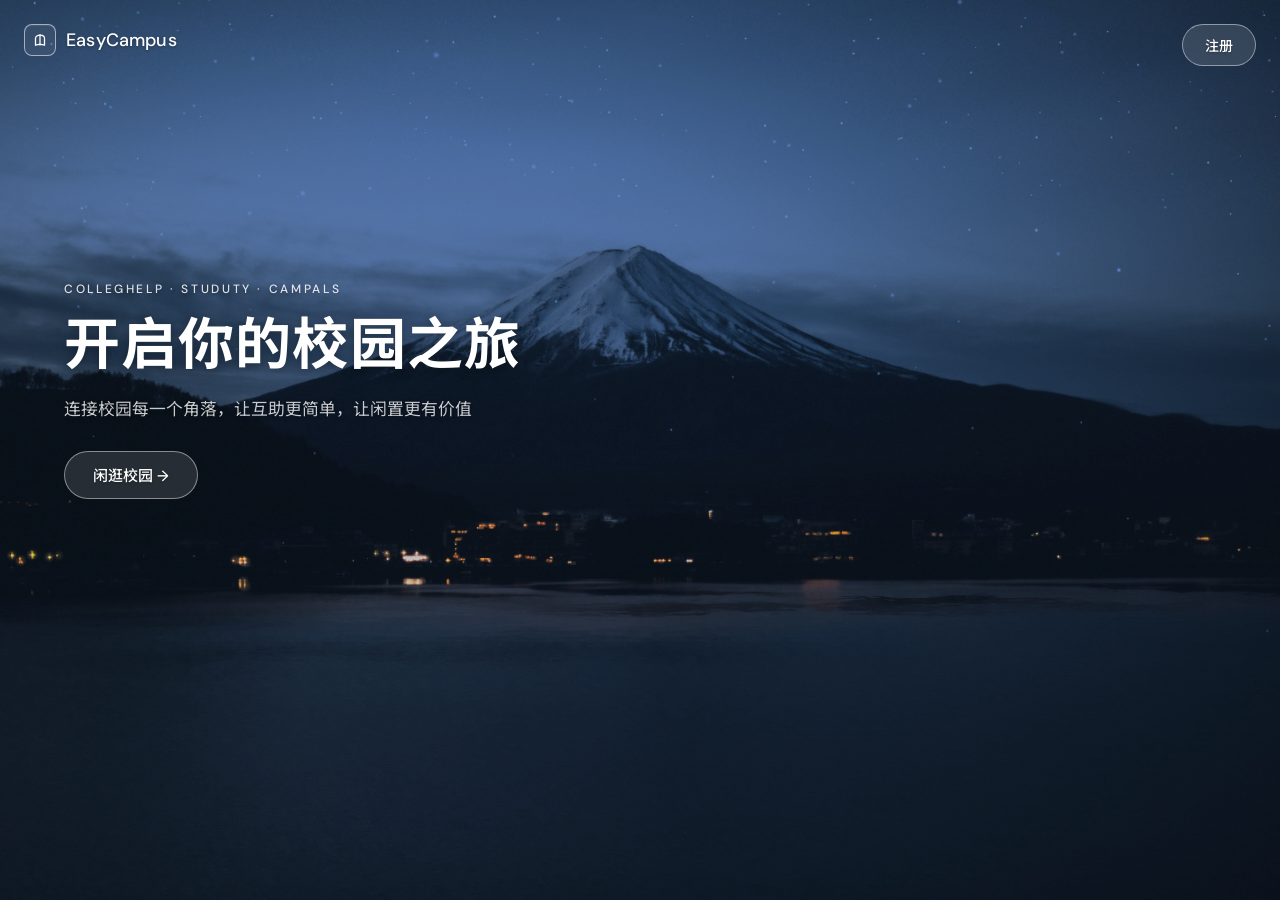
<file: front-end/index.html>
<!DOCTYPE html>
<html>
<head>
    <meta charset="UTF-8">
    <meta http-equiv="refresh" content="0;url=pages/login.html">
    <title>校易帮</title>
</head>
<body>
    <script>window.location.href = 'pages/login.html';</script>
</body>
</html>
</file>
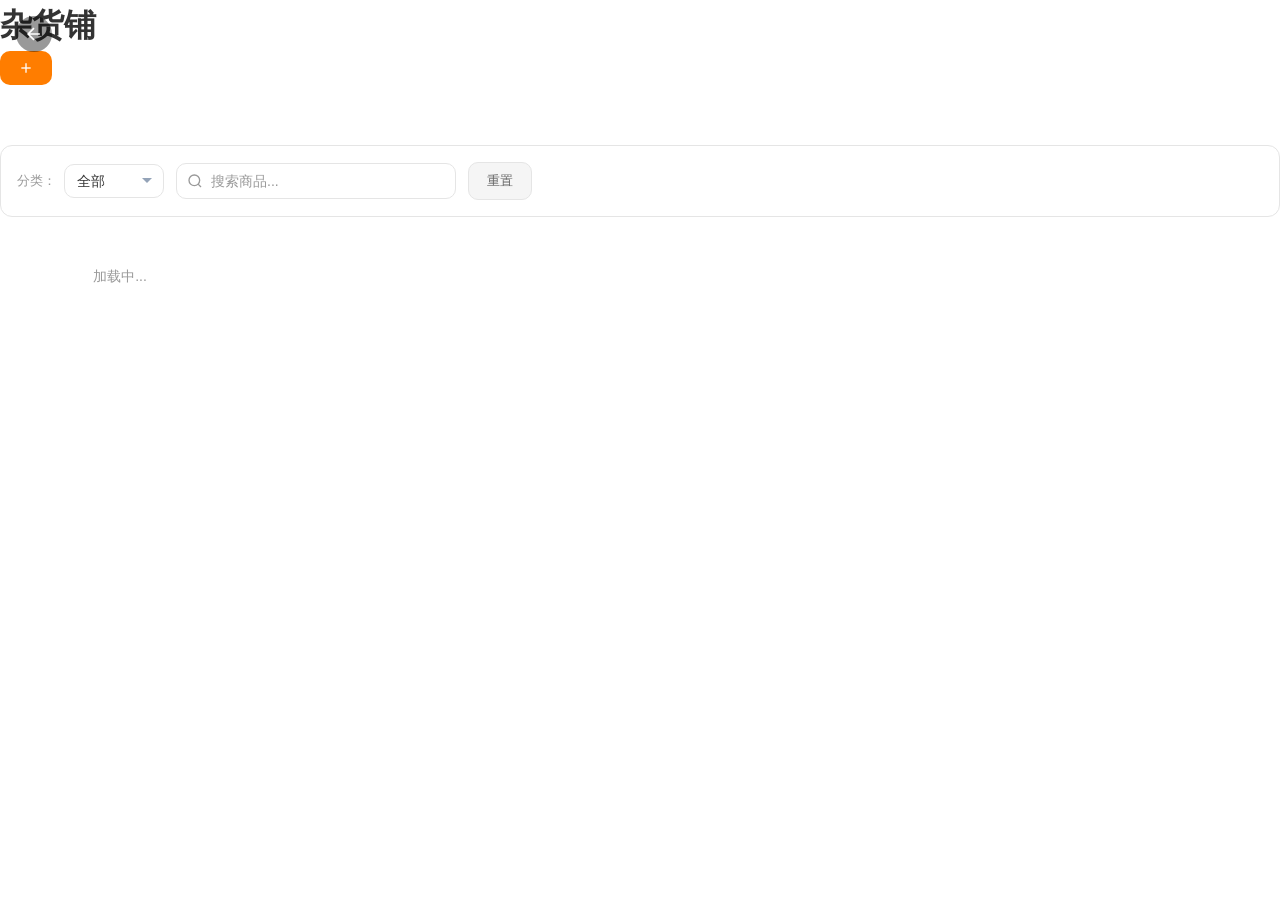
<file: front-end/pages/hall-market.html>
<!DOCTYPE html>
<html lang="zh-CN">
<head>
    <meta charset="UTF-8">
    <meta name="viewport" content="width=device-width, initial-scale=1.0, maximum-scale=1.0, user-scalable=no">
    <title>校易通 - 杂货铺</title>
    <link rel="stylesheet" href="../css/main.css">
</head>
<body>
    <div class="app-container hall-page">
        <header class="hall-header">
            <a href="user.html" class="back-btn">
                <svg viewBox="0 0 24 24" fill="none" stroke="currentColor" stroke-width="2">
                    <path d="M19 12H5M12 19l-7-7 7-7"/>
                </svg>
            </a>
            <h1 class="hall-title">杂货铺</h1>
            <button class="publish-btn-header" onclick="showProductPublish()">
                <svg viewBox="0 0 24 24" fill="none" stroke="currentColor" stroke-width="2">
                    <line x1="12" y1="5" x2="12" y2="19"/>
                    <line x1="5" y1="12" x2="19" y2="12"/>
                </svg>
            </button>
        </header>

        <main class="hall-content">
            <div class="filter-bar">
                <div class="filter-group">
                    <label class="filter-label">分类：</label>
                    <select class="filter-select" id="categorySelect" onchange="onCategoryChange()">
                        <option value="all">全部</option>
                    </select>
                </div>
                <div class="search-box-compact">
                    <svg class="search-icon-small" viewBox="0 0 24 24" fill="none" stroke="currentColor" stroke-width="2">
                        <circle cx="11" cy="11" r="8"/>
                        <line x1="21" y1="21" x2="16.65" y2="16.65"/>
                    </svg>
                    <input type="text" class="search-input-compact" placeholder="搜索商品..." id="productSearchInput">
                </div>
                <button class="reset-btn-filter" onclick="resetFilters()">重置</button>
            </div>

            <div class="product-grid full" id="fullProductList">
                <div class="loading-placeholder">加载中...</div>
            </div>
        </main>

        <div class="modal" id="productPublishModal">
            <div class="modal-content slide-up">
                <div class="modal-header">
                    <h3>发布闲置</h3>
                    <button class="modal-close" onclick="closeModal('productPublishModal')">×</button>
                </div>
                <div class="modal-body">
                    <div class="form-group">
                        <label class="form-label">商品图片（最多9张）</label>
                        <div class="image-upload-grid" id="imageUploadGrid">
                            <div class="upload-placeholder" onclick="uploadImage()">
                                <svg class="upload-icon" viewBox="0 0 24 24" fill="none" stroke="currentColor" stroke-width="1.75">
                                    <rect x="3" y="3" width="18" height="18" rx="2"/>
                                    <circle cx="8.5" cy="8.5" r="1.5"/>
                                    <path d="M21 15l-5-5L5 21"/>
                                </svg>
                                <span class="upload-text">点击上传</span>
                            </div>
                        </div>
                    </div>
                    <div class="form-row">
                        <div class="form-group">
                            <label class="form-label">商品名称</label>
                            <input type="text" class="form-input" id="productName" placeholder="商品名称">
                        </div>
                        <div class="form-group">
                            <label class="form-label">价格</label>
                            <div class="input-prefix">
                                <span class="prefix">¥</span>
                                <input type="number" class="form-input" id="productPrice" placeholder="0.00">
                            </div>
                        </div>
                    </div>
                    <div class="form-group">
                        <label class="form-label">分类</label>
                        <select class="form-select" id="productCategory">
                            <option value="books">教材</option>
                            <option value="electronics">电子</option>
                            <option value="daily">生活</option>
                            <option value="other">其他</option>
                        </select>
                    </div>
                    <div class="form-group">
                        <label class="form-label">成色</label>
                        <select class="form-select" id="productCondition">
                            <option value="全新">全新</option>
                            <option value="99新">99新</option>
                            <option value="95新">95新</option>
                            <option value="9新">9新</option>
                            <option value="8新及以下">8新及以下</option>
                        </select>
                    </div>
                    <div class="form-group">
                        <label class="form-label">交易方式</label>
                        <div class="radio-group">
                            <label class="radio-item">
                                <input type="radio" name="tradeType" value="self" checked>
                                <span class="radio-mark"></span>
                                <span>自提</span>
                            </label>
                            <label class="radio-item">
                                <input type="radio" name="tradeType" value="express">
                                <span class="radio-mark"></span>
                                <span>快递</span>
                            </label>
                            <label class="radio-item">
                                <input type="radio" name="tradeType" value="both">
                                <span class="radio-mark"></span>
                                <span>都可以</span>
                            </label>
                        </div>
                    </div>
                    <div class="form-group">
                        <label class="form-label">商品描述</label>
                        <textarea class="form-textarea" id="productDesc" placeholder="描述商品的详细信息..."></textarea>
                    </div>
                </div>
                <div class="modal-footer">
                    <button class="btn-secondary" onclick="closeModal('productPublishModal')">取消</button>
                    <button class="btn-primary" onclick="submitProduct()">发布闲置</button>
                </div>
            </div>
        </div>

        <div class="modal" id="productDetailModal">
            <div class="modal-content slide-up large">
                <div class="modal-header">
                    <h3>商品详情</h3>
                    <button class="modal-close" onclick="closeModal('productDetailModal')">×</button>
                </div>
                <div class="modal-body" id="productDetailBody">
                </div>
            </div>
        </div>

        <div class="modal" id="ratingModal">
            <div class="modal-content slide-up">
                <div class="modal-header">
                    <h3>评价</h3>
                    <button class="modal-close" onclick="closeModal('ratingModal')">×</button>
                </div>
                <div class="modal-body">
                    <div class="rating-stars" id="ratingStars">
                        <span class="star" data-rating="1">☆</span>
                        <span class="star" data-rating="2">☆</span>
                        <span class="star" data-rating="3">☆</span>
                        <span class="star" data-rating="4">☆</span>
                        <span class="star" data-rating="5">☆</span>
                    </div>
                    <div class="form-group">
                        <label class="form-label">评价内容</label>
                        <textarea class="form-textarea" id="ratingContent" placeholder="分享你的使用体验..."></textarea>
                    </div>
                </div>
                <div class="modal-footer">
                    <button class="btn-secondary" onclick="closeModal('ratingModal')">取消</button>
                    <button class="btn-primary" onclick="submitRating()">提交评价</button>
                </div>
            </div>
        </div>

        <div class="toast" id="toast">
            <span class="toast-icon"></span>
            <span class="toast-message"></span>
        </div>

        <script src="../js/api.js"></script>
        <script src="../js/hall-market.js"></script>
    </div>
</body>
</html>
</file>
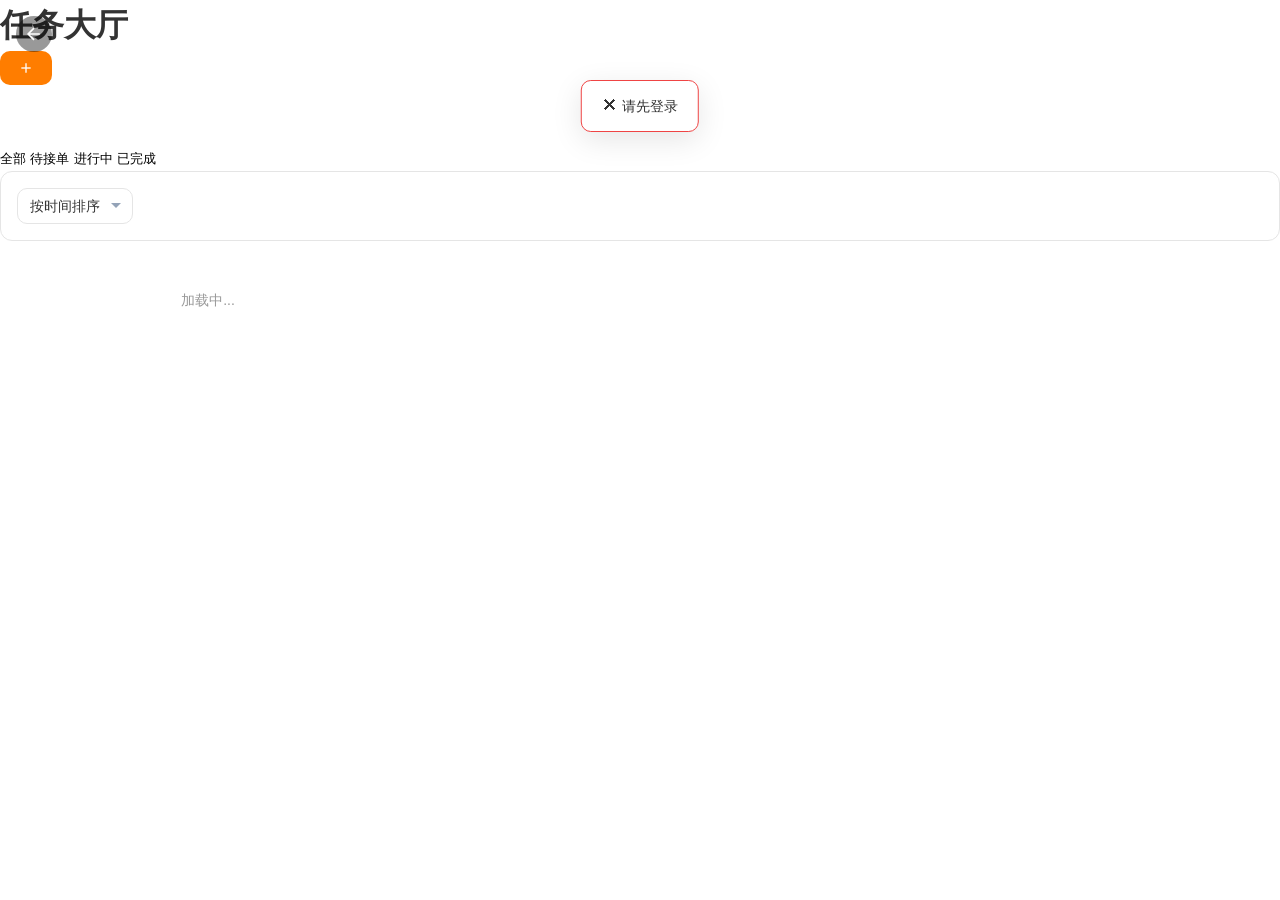
<file: front-end/pages/hall-tasks.html>
<!DOCTYPE html>
<html lang="zh-CN">
<head>
    <meta charset="UTF-8">
    <meta name="viewport" content="width=device-width, initial-scale=1.0, maximum-scale=1.0, user-scalable=no">
    <title>校易通 - 任务大厅</title>
    <link rel="stylesheet" href="../css/main.css">
</head>
<body>
    <div class="app-container hall-page">
        <header class="hall-header">
            <a href="user.html" class="back-btn">
                <svg viewBox="0 0 24 24" fill="none" stroke="currentColor" stroke-width="2">
                    <path d="M19 12H5M12 19l-7-7 7-7"/>
                </svg>
            </a>
            <h1 class="hall-title">任务大厅</h1>
            <button class="publish-btn-header" onclick="showTaskPublish()">
                <svg viewBox="0 0 24 24" fill="none" stroke="currentColor" stroke-width="2">
                    <line x1="12" y1="5" x2="12" y2="19"/>
                    <line x1="5" y1="12" x2="19" y2="12"/>
                </svg>
            </button>
        </header>

        <main class="hall-content">
            <div class="tab-header">
                <button class="sub-tab-btn active" data-filter="all" onclick="filterTasks('all')">全部</button>
                <button class="sub-tab-btn" data-filter="pending" onclick="filterTasks('pending')">待接单</button>
                <button class="sub-tab-btn" data-filter="ongoing" onclick="filterTasks('ongoing')">进行中</button>
                <button class="sub-tab-btn" data-filter="completed" onclick="filterTasks('completed')">已完成</button>
            </div>

            <div class="filter-bar">
                <select class="filter-select" id="taskSort" onchange="loadTasks()">
                    <option value="time">按时间排序</option>
                    <option value="price">按金额排序</option>
                </select>
            </div>

            <div class="task-list full" id="fullTaskList">
                <div class="loading-placeholder">加载中...</div>
            </div>
        </main>

        <div class="modal" id="taskPublishModal">
            <div class="modal-content slide-up">
                <div class="modal-header">
                    <h3>发布任务</h3>
                    <button class="modal-close" onclick="closeModal('taskPublishModal')">×</button>
                </div>
                <div class="modal-body">
                    <div class="form-group">
                        <label class="form-label">任务描述</label>
                        <textarea class="form-textarea" id="taskDesc" placeholder="详细描述任务内容..."></textarea>
                    </div>
                    <div class="form-row">
                        <div class="form-group">
                            <label class="form-label">报酬金额</label>
                            <div class="input-prefix">
                                <span class="prefix">¥</span>
                                <input type="number" class="form-input" id="taskReward" placeholder="0.00">
                            </div>
                        </div>
                        <div class="form-group">
                            <label class="form-label">截止时间</label>
                            <input type="datetime-local" class="form-input" id="taskDeadline">
                        </div>
                    </div>
                    <div class="form-group">
                        <label class="form-label">联系方式</label>
                        <input type="text" class="form-input" id="taskContact" placeholder="手机号/微信号">
                    </div>
                    <div class="balance-hint" id="balanceHint">
                        <span class="hint-icon">
                            <svg viewBox="0 0 24 24" fill="none" stroke="currentColor" stroke-width="2">
                                <circle cx="12" cy="12" r="10"/>
                                <line x1="12" y1="16" x2="12" y2="12"/>
                                <line x1="12" y1="8" x2="12.01" y2="8"/>
                            </svg>
                        </span>
                        <span>当前可用余额：<strong id="publishBalance">¥0.00</strong>，发布将冻结相应金额</span>
                    </div>
                </div>
                <div class="modal-footer">
                    <button class="btn-secondary" onclick="closeModal('taskPublishModal')">取消</button>
                    <button class="btn-primary" onclick="submitTask()">确认发布</button>
                </div>
            </div>
        </div>

        <div class="modal" id="taskDetailModal">
            <div class="modal-content slide-up large">
                <div class="modal-header">
                    <h3>任务详情</h3>
                    <button class="modal-close" onclick="closeModal('taskDetailModal')">×</button>
                </div>
                <div class="modal-body" id="taskDetailBody">
                </div>
            </div>
        </div>

        <div class="modal" id="ratingModal">
            <div class="modal-content slide-up">
                <div class="modal-header">
                    <h3>评价</h3>
                    <button class="modal-close" onclick="closeModal('ratingModal')">×</button>
                </div>
                <div class="modal-body">
                    <div class="rating-stars" id="ratingStars">
                        <span class="star" data-rating="1">☆</span>
                        <span class="star" data-rating="2">☆</span>
                        <span class="star" data-rating="3">☆</span>
                        <span class="star" data-rating="4">☆</span>
                        <span class="star" data-rating="5">☆</span>
                    </div>
                    <div class="form-group">
                        <label class="form-label">评价内容</label>
                        <textarea class="form-textarea" id="ratingContent" placeholder="分享你的使用体验..."></textarea>
                    </div>
                </div>
                <div class="modal-footer">
                    <button class="btn-secondary" onclick="closeModal('ratingModal')">取消</button>
                    <button class="btn-primary" onclick="submitRating()">提交评价</button>
                </div>
            </div>
        </div>

        <div class="toast" id="toast">
            <span class="toast-icon"></span>
            <span class="toast-message"></span>
        </div>

        <script src="../js/api.js"></script>
        <script src="../js/hall-tasks.js"></script>
    </div>
</body>
</html>
</file>
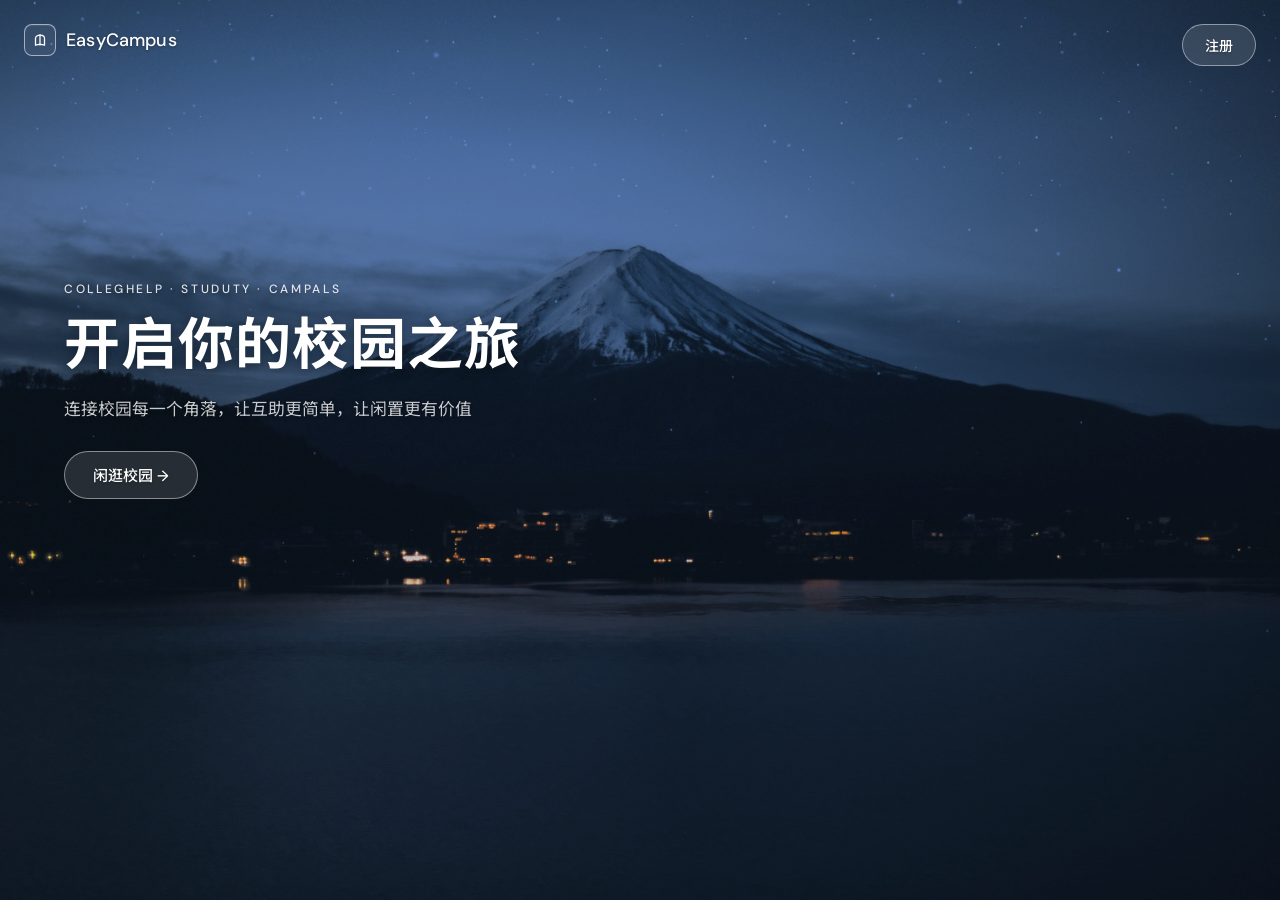
<file: front-end/pages/login.html>
<!DOCTYPE html>
<html lang="zh-CN">
<head>
    <meta charset="UTF-8">
    <meta name="viewport" content="width=device-width, initial-scale=1.0, maximum-scale=1.0, user-scalable=no">
    <title>EasyCampus - 登录注册</title>
    <link rel="stylesheet" href="../css/login.css">
</head>
<body>
    <header class="site-brand" aria-label="品牌标识">
        <div class="site-brand-icon" aria-hidden="true">
            <svg class="site-brand-svg" viewBox="0 0 20 20" fill="none" xmlns="http://www.w3.org/2000/svg">
                <path d="M10 4.5v11" stroke="currentColor" stroke-width="1.4" stroke-linecap="round"/>
                <path d="M10 4.5C7.4 4.5 5 5.8 5 8.2v7.6c1.4-.7 3-.95 5-.95" stroke="currentColor" stroke-width="1.4" stroke-linecap="round" stroke-linejoin="round"/>
                <path d="M10 4.5c2.6 0 5 1.3 5 3.7v7.6c-1.4-.7-3-.95-5-.95" stroke="currentColor" stroke-width="1.4" stroke-linecap="round" stroke-linejoin="round"/>
            </svg>
        </div>
        <div class="site-brand-text">
            <h1 class="site-brand-title">EasyCampus</h1>
        </div>
    </header>

    <button type="button" class="register-trigger" id="openRegisterBtn" aria-haspopup="dialog" aria-controls="registerModal">
        注册
    </button>

    <div class="page-layout">
        <section class="hero-section" aria-label="欢迎">
            <p class="hero-tagline">CollegHelp · StuDuty · CamPals</p>
            <h2 class="hero-title">开启你的校园之旅</h2>
            <p class="hero-desc">连接校园每一个角落，让互助更简单，让闲置更有价值</p>
            <button type="button" class="hero-cta" id="scrollToLoginBtn">闲逛校园 →</button>
        </section>
    </div>

    <div class="container login-panel" id="loginSection" hidden>
            <div class="main-card" id="loginCard">
                <div class="login-card-header">
                    <button type="button" class="modal-close" id="closeLoginBtn" aria-label="关闭登录窗口">
                        <svg viewBox="0 0 24 24" fill="none" stroke="currentColor" stroke-width="2" aria-hidden="true">
                            <path d="M6 6l12 12M18 6L6 18"/>
                        </svg>
                    </button>
                </div>
                <div class="form-wrapper form-wrapper--login">
                    <form id="loginForm" class="auth-form active" aria-label="登录">
                        <div class="field">
                            <label class="field-label" for="loginUsername">用户名</label>
                            <div class="input-shell">
                                <svg class="shell-icon" viewBox="0 0 24 24" fill="none" stroke="currentColor" stroke-width="1.75" aria-hidden="true">
                                    <path d="M20 21v-2a4 4 0 0 0-4-4H8a4 4 0 0 0-4 4v2"/>
                                    <circle cx="12" cy="7" r="4"/>
                                </svg>
                                <input type="text" id="loginUsername" placeholder="请输入用户名" autocomplete="username">
                            </div>
                        </div>

                        <div class="field">
                            <label class="field-label" for="loginPassword">密码</label>
                            <div class="input-shell">
                                <svg class="shell-icon" viewBox="0 0 24 24" fill="none" stroke="currentColor" stroke-width="1.75" aria-hidden="true">
                                    <rect x="5" y="11" width="14" height="10" rx="2"/>
                                    <path d="M8 11V7a4 4 0 0 1 8 0v4"/>
                                </svg>
                                <input type="password" id="loginPassword" class="pwd-input" placeholder="请输入密码" autocomplete="current-password">
                                <button type="button" class="eye-btn" aria-label="显示或隐藏密码" onclick="togglePassword('loginPassword', this)">
                                    <svg class="icon-eye" viewBox="0 0 24 24" fill="none" stroke="currentColor" stroke-width="1.75"><path d="M1 12s4-7 11-7 11 7 11 7-4 7-11 7S1 12 1 12z"/><circle cx="12" cy="12" r="3"/></svg>
                                    <svg class="icon-eye-off" viewBox="0 0 24 24" fill="none" stroke="currentColor" stroke-width="1.75"><path d="M3 3l18 18"/><path d="M10.6 10.6a3 3 0 1 0 4.24 4.24"/><path d="M9.88 5.09A10.94 10.94 0 0 1 12 5c7 0 11 7 11 7a19.5 19.5 0 0 1-3.55 4.8M6.12 6.12A19.5 19.5 0 0 0 1 12s4 7 11 7a10.3 10.3 0 0 0 4.09-.8"/></svg>
                                </button>
                            </div>
                        </div>

                        <div class="form-row">
                            <label class="checkbox-wrapper">
                                <input type="checkbox" id="rememberMe">
                                <span class="checkmark">
                                    <svg viewBox="0 0 24 24" fill="none" stroke="currentColor" stroke-width="3">
                                        <polyline points="20 6 9 17 4 12"></polyline>
                                    </svg>
                                </span>
                                <span class="checkbox-label">记住密码</span>
                            </label>
                            <a href="#" class="link-btn" onclick="openForgotPwdModal(); return false;">忘记密码？</a>
                        </div>

                        <button type="submit" class="submit-btn">
                            <span class="btn-text">登 录</span>
                            <span class="btn-loader"></span>
                        </button>
                    </form>
                </div>
            </div>
    </div>

    <div class="modal-overlay" id="registerModal" role="dialog" aria-modal="true" aria-labelledby="registerModalTitle" hidden>
        <div class="modal-backdrop" id="registerModalBackdrop"></div>
        <div class="modal-panel">
            <div class="main-card modal-card">
                <div class="modal-header">
                    <h2 class="modal-title" id="registerModalTitle">注册账号</h2>
                    <button type="button" class="modal-close" id="closeRegisterBtn" aria-label="关闭注册窗口">
                        <svg viewBox="0 0 24 24" fill="none" stroke="currentColor" stroke-width="2" aria-hidden="true">
                            <path d="M6 6l12 12M18 6L6 18"/>
                        </svg>
                    </button>
                </div>
                <div class="form-wrapper form-wrapper--register">
                    <form id="registerForm" class="auth-form active" aria-label="注册">
                        <section class="form-section">
                            <h3 class="form-section-title">账号信息</h3>
                            <div class="field">
                                <label class="field-label" for="regUsername">用户名</label>
                                <div class="input-shell">
                                    <svg class="shell-icon" viewBox="0 0 24 24" fill="none" stroke="currentColor" stroke-width="1.75" aria-hidden="true">
                                        <path d="M20 21v-2a4 4 0 0 0-4-4H8a4 4 0 0 0-4 4v2"/>
                                        <circle cx="12" cy="7" r="4"/>
                                    </svg>
                                    <input type="text" id="regUsername" placeholder="3–20 位字母、数字或下划线" autocomplete="username">
                                    <span class="validation-icon" id="usernameStatus" aria-live="polite"></span>
                                </div>
                            </div>
                            <div class="field">
                                <label class="field-label" for="regNickname">昵称</label>
                                <div class="input-shell">
                                    <svg class="shell-icon" viewBox="0 0 24 24" fill="none" stroke="currentColor" stroke-width="1.75" aria-hidden="true">
                                        <path d="M4 7h16M4 12h10M4 17h14"/>
                                    </svg>
                                    <input type="text" id="regNickname" placeholder="展示名称，最多 20 字">
                                </div>
                            </div>
                        </section>

                        <section class="form-section">
                            <h3 class="form-section-title">联系方式</h3>
                            <div class="field">
                                <label class="field-label" for="regEmail">QQ 邮箱</label>
                                <div class="input-shell">
                                    <svg class="shell-icon" viewBox="0 0 24 24" fill="none" stroke="currentColor" stroke-width="1.75" aria-hidden="true">
                                        <path d="M4 6h16v12H4z"/>
                                        <path d="M4 8l8 5 8-5"/>
                                    </svg>
                                    <input type="email" id="regEmail" placeholder="example@qq.com" autocomplete="email">
                                    <span class="validation-icon" id="emailStatus" aria-live="polite"></span>
                                </div>
                            </div>
                            <div class="field">
                                <label class="field-label" for="regPhone">手机号</label>
                                <div class="input-shell">
                                    <svg class="shell-icon" viewBox="0 0 24 24" fill="none" stroke="currentColor" stroke-width="1.75" aria-hidden="true">
                                        <rect x="7" y="3" width="10" height="18" rx="2"/>
                                        <path d="M11 18h2"/>
                                    </svg>
                                    <input type="tel" id="regPhone" placeholder="11 位中国大陆手机号" autocomplete="tel">
                                    <span class="validation-icon" id="phoneStatus" aria-live="polite"></span>
                                </div>
                            </div>
                        </section>

                        <section class="form-section form-section--password">
                            <h3 class="form-section-title">设置密码</h3>
                            <p class="form-section-desc">请设置 6–20 位密码，建议包含字母与数字。</p>
                            <div class="password-stack">
                                <div class="field field--tight">
                                    <label class="field-label" for="regPassword">登录密码</label>
                                    <div class="input-shell">
                                        <svg class="shell-icon" viewBox="0 0 24 24" fill="none" stroke="currentColor" stroke-width="1.75" aria-hidden="true">
                                            <rect x="5" y="11" width="14" height="10" rx="2"/>
                                            <path d="M8 11V7a4 4 0 0 1 8 0v4"/>
                                        </svg>
                                        <input type="password" id="regPassword" class="pwd-input" placeholder="输入密码" autocomplete="new-password">
                                        <button type="button" class="eye-btn" aria-label="显示或隐藏密码" onclick="togglePassword('regPassword', this)">
                                            <svg class="icon-eye" viewBox="0 0 24 24" fill="none" stroke="currentColor" stroke-width="1.75"><path d="M1 12s4-7 11-7 11 7 11 7-4 7-11 7S1 12 1 12z"/><circle cx="12" cy="12" r="3"/></svg>
                                            <svg class="icon-eye-off" viewBox="0 0 24 24" fill="none" stroke="currentColor" stroke-width="1.75"><path d="M3 3l18 18"/><path d="M10.6 10.6a3 3 0 1 0 4.24 4.24"/><path d="M9.88 5.09A10.94 10.94 0 0 1 12 5c7 0 11 7 11 7a19.5 19.5 0 0 1-3.55 4.8M6.12 6.12A19.5 19.5 0 0 0 1 12s4 7 11 7a10.3 10.3 0 0 0 4.09-.8"/></svg>
                                        </button>
                                    </div>
                                </div>

                                <div class="strength-meter" role="status" aria-live="polite">
                                    <div class="strength-bar" aria-hidden="true">
                                        <span class="strength-segment" data-level="1"></span>
                                        <span class="strength-segment" data-level="2"></span>
                                        <span class="strength-segment" data-level="3"></span>
                                        <span class="strength-segment" data-level="4"></span>
                                    </div>
                                    <span class="strength-label" id="strengthLabel">强度将随输入更新</span>
                                </div>

                                <div class="field field--tight">
                                    <label class="field-label" for="regConfirmPassword">确认密码</label>
                                    <div class="input-shell input-shell--confirm-pwd">
                                        <svg class="shell-icon" viewBox="0 0 24 24" fill="none" stroke="currentColor" stroke-width="1.75" aria-hidden="true">
                                            <path d="M9 11l3 3L22 4"/>
                                            <path d="M21 12v7a2 2 0 0 1-2 2H5a2 2 0 0 1-2-2V5a2 2 0 0 1 2-2h11"/>
                                        </svg>
                                        <input type="password" id="regConfirmPassword" class="pwd-input" placeholder="再次输入密码" autocomplete="new-password">
                                        <span class="validation-icon validation-icon--confirm" id="confirmStatus" aria-live="polite"></span>
                                        <button type="button" class="eye-btn" aria-label="显示或隐藏确认密码" onclick="togglePassword('regConfirmPassword', this)">
                                            <svg class="icon-eye" viewBox="0 0 24 24" fill="none" stroke="currentColor" stroke-width="1.75"><path d="M1 12s4-7 11-7 11 7 11 7-4 7-11 7S1 12 1 12z"/><circle cx="12" cy="12" r="3"/></svg>
                                            <svg class="icon-eye-off" viewBox="0 0 24 24" fill="none" stroke="currentColor" stroke-width="1.75"><path d="M3 3l18 18"/><path d="M10.6 10.6a3 3 0 1 0 4.24 4.24"/><path d="M9.88 5.09A10.94 10.94 0 0 1 12 5c7 0 11 7 11 7a19.5 19.5 0 0 1-3.55 4.8M6.12 6.12A19.5 19.5 0 0 0 1 12s4 7 11 7a10.3 10.3 0 0 0 4.09-.8"/></svg>
                                        </button>
                                    </div>
                                </div>
                            </div>
                        </section>

                        <section class="form-section">
                            <h3 class="form-section-title">邮箱验证</h3>
                            <div class="code-row">
                                <div class="field flex-grow">
                                    <label class="field-label" for="regCode">验证码</label>
                                    <div class="input-shell">
                                        <svg class="shell-icon" viewBox="0 0 24 24" fill="none" stroke="currentColor" stroke-width="1.75" aria-hidden="true">
                                            <rect x="4" y="4" width="16" height="16" rx="2"/>
                                            <path d="M8 8h.01M12 8h.01M16 8h.01M8 12h.01M12 12h.01M16 12h.01M8 16h.01M12 16h.01M16 16h.01"/>
                                        </svg>
                                        <input type="text" id="regCode" placeholder="6 位数字" maxlength="6" inputmode="numeric" autocomplete="one-time-code">
                                    </div>
                                </div>
                                <button type="button" class="code-btn" id="sendCodeBtn" onclick="sendCode()">
                                    <span class="btn-normal">发送验证码</span>
                                    <span class="btn-countdown">60s</span>
                                </button>
                            </div>
                        </section>

                        <button type="submit" class="submit-btn">
                            <span class="btn-text">注册并登录</span>
                            <span class="btn-loader"></span>
                        </button>
                    </form>
                </div>
            </div>
        </div>
    </div>

    <!-- 忘记密码弹窗 -->
    <div class="modal-overlay" id="forgotPwdModal" role="dialog" aria-modal="true" aria-labelledby="forgotPwdModalTitle" hidden>
        <div class="modal-backdrop" id="forgotPwdModalBackdrop"></div>
        <div class="modal-panel">
            <div class="main-card modal-card">
                <div class="modal-header">
                    <h2 class="modal-title" id="forgotPwdModalTitle">找回密码</h2>
                    <button type="button" class="modal-close" id="closeForgotPwdBtn" aria-label="关闭">
                        <svg viewBox="0 0 24 24" fill="none" stroke="currentColor" stroke-width="2" aria-hidden="true">
                            <path d="M6 6l12 12M18 6L6 18"/>
                        </svg>
                    </button>
                </div>
                <div class="form-wrapper form-wrapper--register">
                    <form id="forgotPwdForm" class="auth-form active" aria-label="找回密码">
                        <section class="form-section">
                            <h3 class="form-section-title">验证身份</h3>
                            <div class="field">
                                <label class="field-label" for="fpEmail">QQ 邮箱</label>
                                <div class="input-shell">
                                    <svg class="shell-icon" viewBox="0 0 24 24" fill="none" stroke="currentColor" stroke-width="1.75" aria-hidden="true">
                                        <path d="M4 6h16v12H4z"/><path d="M4 8l8 5 8-5"/>
                                    </svg>
                                    <input type="email" id="fpEmail" placeholder="请输入绑定的QQ邮箱" autocomplete="email">
                                </div>
                            </div>
                            <div class="code-row">
                                <div class="field flex-grow">
                                    <label class="field-label" for="fpCode">验证码</label>
                                    <div class="input-shell">
                                        <svg class="shell-icon" viewBox="0 0 24 24" fill="none" stroke="currentColor" stroke-width="1.75" aria-hidden="true">
                                            <rect x="4" y="4" width="16" height="16" rx="2"/>
                                            <path d="M8 8h.01M12 8h.01M16 8h.01M8 12h.01M12 12h.01M16 12h.01M8 16h.01M12 16h.01M16 16h.01"/>
                                        </svg>
                                        <input type="text" id="fpCode" placeholder="6 位数字" maxlength="6" inputmode="numeric" autocomplete="one-time-code">
                                    </div>
                                </div>
                                <button type="button" class="code-btn" id="fpSendCodeBtn" onclick="sendFpCode()">
                                    <span class="btn-normal">发送验证码</span>
                                    <span class="btn-countdown">60s</span>
                                </button>
                            </div>
                        </section>

                        <section class="form-section">
                            <h3 class="form-section-title">设置新密码</h3>
                            <p class="form-section-desc">请设置 6–20 位新密码。</p>
                            <div class="field">
                                <label class="field-label" for="fpPassword">新密码</label>
                                <div class="input-shell">
                                    <svg class="shell-icon" viewBox="0 0 24 24" fill="none" stroke="currentColor" stroke-width="1.75" aria-hidden="true">
                                        <rect x="5" y="11" width="14" height="10" rx="2"/>
                                        <path d="M8 11V7a4 4 0 0 1 8 0v4"/>
                                    </svg>
                                    <input type="password" id="fpPassword" class="pwd-input" placeholder="输入新密码" autocomplete="new-password">
                                    <button type="button" class="eye-btn" aria-label="显示或隐藏密码" onclick="togglePassword('fpPassword', this)">
                                        <svg class="icon-eye" viewBox="0 0 24 24" fill="none" stroke="currentColor" stroke-width="1.75"><path d="M1 12s4-7 11-7 11 7 11 7-4 7-11 7S1 12 1 12z"/><circle cx="12" cy="12" r="3"/></svg>
                                        <svg class="icon-eye-off" viewBox="0 0 24 24" fill="none" stroke="currentColor" stroke-width="1.75"><path d="M3 3l18 18"/><path d="M10.6 10.6a3 3 0 1 0 4.24 4.24"/><path d="M9.88 5.09A10.94 10.94 0 0 1 12 5c7 0 11 7 11 7a19.5 19.5 0 0 1-3.55 4.8M6.12 6.12A19.5 19.5 0 0 0 1 12s4 7 11 7a10.3 10.3 0 0 0 4.09-.8"/></svg>
                                    </button>
                                </div>
                            </div>
                            <div class="field">
                                <label class="field-label" for="fpConfirmPassword">确认新密码</label>
                                <div class="input-shell">
                                    <svg class="shell-icon" viewBox="0 0 24 24" fill="none" stroke="currentColor" stroke-width="1.75" aria-hidden="true">
                                        <path d="M9 11l3 3L22 4"/><path d="M21 12v7a2 2 0 0 1-2 2H5a2 2 0 0 1-2-2V5a2 2 0 0 1 2-2h11"/>
                                    </svg>
                                    <input type="password" id="fpConfirmPassword" class="pwd-input" placeholder="再次输入新密码" autocomplete="new-password">
                                </div>
                            </div>
                        </section>

                        <button type="submit" class="submit-btn">
                            <span class="btn-text">重置密码</span>
                            <span class="btn-loader"></span>
                        </button>
                    </form>
                </div>
            </div>
        </div>
    </div>

    <div class="toast" id="toast">
        <span class="toast-icon"></span>
        <span class="toast-message"></span>
    </div>

    <script src="../js/api.js"></script>
    <script src="../js/login.js"></script>
</body>
</html>
</file>
<file: front-end/css/main.css>
/* ========================================
   校易帮 - 用户端极简风格样式
   ======================================== */

/* CSS Variables - 极致简约配色 */
:root {
    --primary: #FF7D00;
    --primary-light: #FF9A33;
    --primary-dark: #E06E00;
    --primary-subtle: #FFF5EB;
    --bg-main: #FFFFFF;
    --bg-card: #FFFFFF;
    --bg-hover: #F5F5F5;
    --text-primary: #333333;
    --text-secondary: #666666;
    --text-muted: #999999;
    --border: #E5E5E5;
    --border-light: #F0F0F0;
    --success: #10b981;
    --warning: #f59e0b;
    --error: #ef4444;
    --shadow-sm: 0 2px 8px rgba(0,0,0,0.06);
    --shadow-md: 0 4px 16px rgba(0,0,0,0.08);
    --shadow-lg: 0 8px 30px rgba(0,0,0,0.10);
    --radius-sm: 8px;
    --radius-md: 10px;
    --radius-lg: 12px;
    --radius-xl: 16px;
    --transition: 0.25s ease;
    --topbar-height: 60px;
    --sidebar-width: 220px;
}

/* Reset */
* {
    margin: 0;
    padding: 0;
    box-sizing: border-box;
}

body {
    font-family: -apple-system, BlinkMacSystemFont, 'Segoe UI', Roboto, 'Noto Sans SC', sans-serif;
    background: #FFFFFF;
    color: var(--text-primary);
    line-height: 1.6;
    height: 100vh;
    overflow: hidden;
}

a {
    text-decoration: none;
    color: inherit;
}

ul {
    list-style: none;
}

button {
    cursor: pointer;
    border: none;
    background: none;
    font-family: inherit;
}

/* ========================================
   顶部通栏
   ======================================== */
.top-bar {
    position: fixed;
    top: 0;
    left: 0;
    right: 0;
    height: var(--topbar-height);
    background: var(--bg-card);
    border-bottom: 1px solid var(--border);
    display: flex;
    align-items: center;
    justify-content: space-between;
    padding: 0 24px;
    z-index: 100;
}

.top-bar-left {
    display: flex;
    align-items: center;
    gap: 12px;
}

/* 导航侧边菜单按钮 */
.nav-side {
    position: relative;
    margin-right: 12px;
}

.nav-side-btn {
    display: flex;
    align-items: center;
    justify-content: center;
    padding: 8px;
    background: transparent;
    border: none;
    border-radius: var(--radius-md);
    cursor: pointer;
    transition: all var(--transition);
}

.nav-side-btn:hover {
    background: var(--bg-hover);
}

.hamburger-icon {
    width: 24px;
    height: 24px;
    color: var(--text-primary);
}

/* 导航侧边遮罩 */
.nav-overlay {
    position: fixed;
    top: 0;
    left: 0;
    right: 0;
    bottom: 0;
    background: rgba(0, 0, 0, 0.5);
    z-index: 400;
    opacity: 0;
    visibility: hidden;
    transition: all 0.3s ease;
}

.nav-overlay.active {
    opacity: 1;
    visibility: visible;
}

/* 导航侧边卡片 */
.nav-side-card {
    position: fixed;
    top: 0;
    left: 0;
    bottom: 0;
    width: 320px;
    max-width: 85vw;
    background: var(--bg-card);
    z-index: 401;
    display: flex;
    flex-direction: column;
    transform: translateX(-100%);
    transition: transform 0.3s ease;
    box-shadow: 4px 0 20px rgba(0, 0, 0, 0.15);
    border-radius: 0 20px 20px 0;
    overflow: hidden;
}

.nav-side-card.active {
    transform: translateX(0);
}

/* 侧边卡片头部 */
.nav-side-header {
    display: flex;
    align-items: center;
    justify-content: space-between;
    padding: 16px 20px;
    border-bottom: 1px solid var(--border-light);
}

.nav-side-logo {
    width: 48px;
    height: 48px;
    background: var(--bg-hover);
    border-radius: var(--radius-lg);
    display: flex;
    align-items: center;
    justify-content: center;
    color: var(--primary);
}

.nav-side-logo .logo-icon {
    width: 28px;
    height: 28px;
}

.nav-side-close {
    width: 36px;
    height: 36px;
    border-radius: 50%;
    display: flex;
    align-items: center;
    justify-content: center;
    background: transparent;
    border: none;
    cursor: pointer;
    transition: all var(--transition);
    color: var(--text-muted);
}

.nav-side-close:hover {
    background: var(--bg-hover);
    color: var(--text-primary);
}

.nav-side-close svg {
    width: 20px;
    height: 20px;
}

/* 侧边菜单列表 */
.nav-side-list {
    flex: 1;
    overflow-y: auto;
    padding: 12px 0;
}

.nav-side-item {
    display: flex;
    align-items: center;
    gap: 16px;
    padding: 12px 20px;
    margin: 4px 12px;
    color: var(--text-primary);
    text-decoration: none;
    transition: all var(--transition);
    cursor: pointer;
    border-radius: var(--radius-md);
    font-size: 14px;
    font-weight: 500;
}

.nav-side-item:hover {
    background: var(--bg-hover);
}

.nav-side-item.active {
    background: var(--bg-hover);
    position: relative;
}

.nav-side-item.active::before {
    content: '';
    position: absolute;
    left: -12px;
    top: 50%;
    transform: translateY(-50%);
    width: 4px;
    height: 28px;
    background: var(--primary);
    border-radius: 0 4px 4px 0;
}

.nav-side-item svg {
    width: 24px;
    height: 24px;
    flex-shrink: 0;
    color: var(--text-secondary);
}

.nav-side-item.active svg {
    color: var(--primary);
}

.nav-side-item .nav-badge {
    margin-left: auto;
    background: var(--error);
    color: white;
    font-size: 12px;
    font-weight: 600;
    padding: 3px 10px;
    border-radius: 12px;
}

.logo {
    width: 36px;
    height: 36px;
    background: var(--bg-hover);
    border-radius: var(--radius-md);
    display: flex;
    align-items: center;
    justify-content: center;
    color: var(--primary);
}

.logo-icon {
    width: 20px;
    height: 20px;
}

.platform-name {
    font-size: 18px;
    font-weight: 600;
    color: var(--text-primary);
}

.platform-sub {
    font-size: 13px;
    color: var(--text-muted);
    padding-left: 12px;
    border-left: 1px solid var(--border);
}

.school-indicator {
    display: inline-flex;
    align-items: center;
    gap: 4px;
    margin-left: 12px;
    padding-left: 12px;
    border-left: 1px solid var(--border);
    font-size: 12px;
    color: var(--text-muted);
    max-width: 280px;
    white-space: nowrap;
    overflow: hidden;
    text-overflow: ellipsis;
}

.pin-icon {
    flex-shrink: 0;
    color: var(--primary, #4f7cff);
}

#schoolNameText {
    overflow: hidden;
    text-overflow: ellipsis;
}

/* 用户菜单 */
.user-menu {
    position: relative;
    display: flex;
    align-items: center;
    gap: 10px;
    padding: 6px 12px;
    border-radius: var(--radius-md);
    cursor: pointer;
    transition: background var(--transition);
}

.user-menu:hover {
    background: var(--bg-hover);
}

.user-avatar {
    width: 32px;
    height: 32px;
    border-radius: 50%;
    object-fit: cover;
}

.user-name {
    font-size: 14px;
    font-weight: 500;
}

.dropdown-arrow {
    width: 16px;
    height: 16px;
    color: var(--text-muted);
    transition: transform var(--transition);
}

.user-menu.active .dropdown-arrow {
    transform: rotate(180deg);
}

/* 下拉菜单 */
.dropdown-card {
    position: absolute;
    top: calc(100% + 8px);
    right: 0;
    width: 280px;
    background: var(--bg-card);
    border: 1px solid var(--border);
    border-radius: var(--radius-lg);
    box-shadow: var(--shadow-md);
    opacity: 0;
    visibility: hidden;
    transform: translateY(-8px);
    transition: all var(--transition);
}

.user-menu.active .dropdown-card {
    opacity: 1;
    visibility: visible;
    transform: translateY(0);
}

.dropdown-header {
    padding: 16px;
    display: flex;
    align-items: center;
    gap: 12px;
}

.dropdown-avatar {
    width: 48px;
    height: 48px;
    border-radius: 50%;
    object-fit: cover;
}

.dropdown-user-info {
    display: flex;
    flex-direction: column;
    gap: 2px;
}

.dropdown-name {
    font-size: 15px;
    font-weight: 600;
}

.dropdown-credit {
    font-size: 13px;
    color: var(--text-secondary);
}

.dropdown-credit strong {
    color: var(--warning);
}

.dropdown-stats {
    display: flex;
    gap: 16px;
}

.dropdown-balance {
    font-size: 13px;
    color: var(--text-secondary);
}

.dropdown-balance strong {
    color: var(--primary);
}

.dropdown-divider {
    height: 1px;
    background: var(--border-light);
}

.dropdown-item {
    display: flex;
    align-items: center;
    gap: 10px;
    padding: 12px 16px;
    font-size: 14px;
    color: var(--text-secondary);
    transition: all var(--transition);
}

.dropdown-item:hover {
    background: var(--bg-hover);
    color: var(--text-primary);
}

.dropdown-item svg {
    width: 18px;
    height: 18px;
}

.dropdown-item.logout {
    color: var(--error);
}

.badge-small {
    margin-left: auto;
    background: var(--error);
    color: white;
    font-size: 11px;
    padding: 2px 6px;
    border-radius: 10px;
    min-width: 18px;
    text-align: center;
    display: none;
}

/* ========================================
   整体布局
   ======================================== */
.app-layout {
    display: flex;
    padding-top: var(--topbar-height);
    height: 100vh;
    overflow: hidden;
}

/* ========================================
   左侧导航 (隐藏)
   ======================================== */
.side-nav {
    display: none;
}

.nav-list {
    padding: 0 12px;
}

.nav-item a {
    display: flex;
    align-items: center;
    gap: 12px;
    padding: 12px 16px;
    border-radius: var(--radius-md);
    font-size: 14px;
    color: var(--text-secondary);
    transition: all var(--transition);
}

.nav-item a:hover {
    background: var(--bg-hover);
    color: var(--text-primary);
}

.nav-item.active a {
    background: var(--primary);
    color: white;
}

.nav-item svg {
    width: 20px;
    height: 20px;
}

.nav-badge {
    margin-left: auto;
    background: var(--error);
    color: white;
    font-size: 11px;
    padding: 2px 8px;
    border-radius: 10px;
}

/* ========================================
   主内容区
   ======================================== */
.main-content {
    flex: 1;
    margin-left: 0;
    padding: 12px 24px 24px;
    max-width: 100%;
    height: calc(100vh - var(--topbar-height));
    overflow: hidden;
}

.page-content {
    display: none;
    height: 100%;
    overflow-y: auto;
}

.page-content.active {
    display: block;
}

/* 个人中心页面 - 整体固定，只有左侧可滚动 */
.page-content.active#profilePage {
    overflow: hidden !important;
    display: flex;
    flex-direction: column;
}

#profilePage .profile-layout {
    display: grid;
    grid-template-columns: 380px 1fr;
    gap: 24px;
    flex: 1;
    min-height: 0;
    overflow: hidden;
}

/* 左侧个人主页展示区域 - 可滚动 */
#profilePage .profile-left {
    display: flex;
    flex-direction: column;
    min-height: 0;
    overflow-y: auto;
    scrollbar-width: thin;
    scrollbar-color: var(--border) transparent;
}

#profilePage .profile-left::-webkit-scrollbar {
    width: 6px;
}

#profilePage .profile-left::-webkit-scrollbar-track {
    background: transparent;
}

#profilePage .profile-left::-webkit-scrollbar-thumb {
    background-color: var(--border);
    border-radius: 3px;
}

#profilePage .profile-left::-webkit-scrollbar-thumb:hover {
    background-color: var(--text-muted);
}

#profilePage .profile-display-container {
    background: var(--bg-card);
    border: none;
    border-radius: var(--radius-lg);
    display: flex;
    flex-direction: column;
    min-height: 0;
}

/* 内容区域 - 不独立滚动 */
#profilePage .profile-content-section {
    padding: 20px;
}

/* 右侧功能区域 - 固定不动 */
#profilePage .profile-right-content {
    background: var(--bg-card);
    border: 1px solid var(--border);
    border-radius: var(--radius-lg);
    padding: 24px;
    display: flex;
    flex-direction: column;
    height: 100%;
    overflow: hidden;
}

.page-header {
    display: flex;
    align-items: center;
    justify-content: space-between;
    margin-bottom: 16px;
}

.page-header h2 {
    font-size: 20px;
    font-weight: 600;
}

.page-header .btn-primary {
    font-size: 14px;
    padding: 8px 16px;
}

/* ========================================
   按钮
   ======================================== */
.btn-primary {
    padding: 10px 20px;
    background: var(--primary);
    color: white;
    font-size: 14px;
    font-weight: 500;
    border-radius: var(--radius-md);
    transition: background var(--transition);
}

.btn-primary:hover {
    background: var(--primary-dark);
}

.btn-secondary {
    padding: 10px 20px;
    background: var(--bg-hover);
    color: var(--text-primary);
    font-size: 14px;
    font-weight: 500;
    border-radius: var(--radius-md);
    transition: background var(--transition);
}

.btn-secondary:hover {
    background: var(--border);
}

.btn-outline {
    display: inline-block;
    padding: 8px 16px;
    border: 1px solid var(--border);
    color: var(--text-secondary);
    font-size: 13px;
    border-radius: var(--radius-md);
    transition: all var(--transition);
}

.btn-outline:hover {
    border-color: var(--primary);
    color: var(--primary);
}

.btn-outline.small {
    padding: 6px 12px;
    font-size: 12px;
}

/* ========================================
   主页顶部一行布局
   ======================================== */
.home-top-row {
    display: flex;
    gap: 12px;
    margin-bottom: 16px;
}

/* 轮播公告（缩小版） */
.announcement-banner {
    flex: 1;
    background: var(--bg-card);
    border-radius: var(--radius-lg);
    padding: 12px 16px;
    border: 1px solid var(--border);
}

.banner-slides {
    position: relative;
    min-height: 40px;
    overflow: hidden;
}

.banner-slide {
    position: absolute;
    width: 100%;
    opacity: 0;
    transform: translateY(20px);
    transition: all 0.4s ease;
}

.banner-slide.active {
    opacity: 1;
    transform: translateY(0);
}

.banner-content {
    display: flex;
    flex-direction: column;
    gap: 2px;
}

.banner-text {
    font-size: 13px;
    color: var(--text-primary);
    line-height: 1.4;
}

.banner-meta {
    display: flex;
    gap: 12px;
    font-size: 11px;
    color: var(--text-secondary);
}

.banner-publisher {
    font-weight: 500;
}

.banner-time {
    opacity: 0.8;
}

.banner-dots {
    display: flex;
    gap: 6px;
    margin-top: 8px;
}

/* 统计卡片（精简版） */
.stats-cards-mini {
    display: flex;
    flex-direction: column;
    gap: 12px;
    width: 140px;
}

.stats-cards-mini .stat-card {
    background: var(--bg-card);
    border-radius: var(--radius-md);
    padding: 14px 16px;
    border: 1px solid var(--border);
    text-align: center;
    cursor: pointer;
    transition: all var(--transition);
}

.stats-cards-mini .stat-card:hover {
    border-color: var(--primary);
    transform: translateY(-2px);
}

.stats-cards-mini .stat-num {
    display: block;
    font-size: 22px;
    font-weight: 700;
    color: var(--primary);
    margin-bottom: 4px;
}

.stats-cards-mini .stat-label {
    font-size: 12px;
    color: var(--text-secondary);
}

.dot {
    width: 6px;
    height: 6px;
    border-radius: 50%;
    background: var(--border);
    cursor: pointer;
    transition: background var(--transition);
}

.dot.active {
    background: var(--primary);
}

/* ========================================
   统计卡片
   ======================================== */
.stats-cards {
    display: grid;
    grid-template-columns: repeat(3, 1fr);
    gap: 16px;
    margin-bottom: 24px;
}

.stat-card {
    background: var(--bg-card);
    border: 1px solid var(--border);
    border-radius: var(--radius-lg);
    padding: 20px;
    text-align: center;
}

.stat-card.highlight {
    background: linear-gradient(135deg, var(--primary), var(--primary-light));
    border: none;
    color: white;
}

.stat-num {
    display: block;
    font-size: 24px;
    font-weight: 600;
    margin-bottom: 4px;
}

.stat-label {
    font-size: 13px;
    color: var(--text-muted);
}

.stat-card.highlight .stat-label {
    color: rgba(255,255,255,0.8);
}

/* ========================================
   区域卡片
   ======================================== */
.section-grid {
    display: grid;
    grid-template-columns: 1fr 1fr;
    gap: 16px;
    margin-bottom: 16px;
}

.section-full {
    margin-bottom: 16px;
}

.section-card {
    background: var(--bg-card);
    border: 1px solid var(--border);
    border-radius: var(--radius-lg);
    padding: 16px;
    display: flex;
    flex-direction: column;
}

.section-header {
    display: flex;
    align-items: center;
    justify-content: space-between;
    margin-bottom: 12px;
    flex-shrink: 0;
}

.section-header h3 {
    font-size: 15px;
    font-weight: 600;
}

.section-header a {
    font-size: 12px;
    color: var(--primary);
}

.card-list {
    display: flex;
    flex-direction: column;
    gap: 10px;
    overflow-y: auto;
    max-height: 320px;
    padding-right: 4px;
}

.card-list::-webkit-scrollbar {
    width: 4px;
}

.card-list::-webkit-scrollbar-thumb {
    background: var(--border);
    border-radius: 2px;
}

/* ========================================
   加载占位
   ======================================== */
.loading-placeholder {
    text-align: center;
    padding: 32px;
    color: var(--text-muted);
    font-size: 14px;
}

/* ========================================
   任务列表
   ======================================== */
.task-list {
    display: flex;
    flex-direction: column;
    gap: 12px;
}

.task-list.full {
    display: grid;
    grid-template-columns: repeat(auto-fill, minmax(320px, 1fr));
    gap: 16px;
}

.task-item {
    background: var(--bg-card);
    border: 1px solid var(--border-light);
    border-radius: var(--radius-lg);
    padding: 16px;
    cursor: pointer;
    transition: all 0.35s cubic-bezier(0.4, 0, 0.2, 1);
    box-shadow: var(--shadow-sm);
}

.task-item:hover {
    border-color: var(--primary-light);
    box-shadow: var(--shadow-md);
    transform: translateX(4px) translateY(-2px);
}

.task-item-header {
    display: flex;
    align-items: flex-start;
    justify-content: space-between;
    margin-bottom: 12px;
}

.task-title {
    font-size: 15px;
    font-weight: 500;
    flex: 1;
}

.task-price {
    font-size: 16px;
    font-weight: 700;
    color: var(--primary);
}

.task-meta {
    display: flex;
    align-items: center;
    gap: 16px;
    font-size: 13px;
    color: var(--text-muted);
}

.task-status {
    display: inline-block;
    padding: 4px 10px;
    border-radius: 20px;
    font-size: 12px;
    font-weight: 500;
}

.task-status.pending {
    background: #fef3c7;
    color: #b45309;
}

.task-status.ongoing {
    background: #dbeafe;
    color: #1d4ed8;
}

.task-status.completed {
    background: #d1fae5;
    color: #047857;
}

/* ========================================
   商品列表
   ======================================== */
.product-grid {
    display: grid;
    grid-template-columns: repeat(auto-fill, minmax(220px, 1fr));
    gap: 20px;
}

.product-grid.full {
    grid-template-columns: repeat(auto-fill, minmax(240px, 1fr));
}

.product-card {
    background: var(--bg-card);
    border: 1px solid var(--border-light);
    border-radius: var(--radius-lg);
    overflow: hidden;
    cursor: pointer;
    transition: all 0.35s cubic-bezier(0.4, 0, 0.2, 1);
    box-shadow: var(--shadow-sm);
}

.product-card:hover {
    transform: translateY(-6px);
    box-shadow: var(--shadow-lg);
    border-color: transparent;
}

.product-card:active {
    transform: translateY(-3px);
}

.product-image {
    width: 100%;
    aspect-ratio: 1;
    object-fit: cover;
    background: var(--bg-hover);
}

.product-image-placeholder {
    width: 100%;
    aspect-ratio: 1;
    display: flex;
    align-items: center;
    justify-content: center;
    background: var(--bg-hover);
    color: var(--text-muted);
    font-size: 32px;
}

.product-info {
    padding: 12px;
}

.product-name {
    font-size: 14px;
    font-weight: 500;
    margin-bottom: 6px;
    overflow: hidden;
    text-overflow: ellipsis;
    white-space: nowrap;
}

.product-price {
    font-size: 16px;
    font-weight: 700;
    color: var(--primary);
}

.product-condition {
    font-size: 12px;
    color: var(--text-muted);
    margin-top: 4px;
}

/* ========================================
   筛选栏
   ======================================== */
.filter-bar {
    display: flex;
    gap: 16px;
    margin-bottom: 20px;
    padding: 16px;
    background: var(--bg-card);
    border: 1px solid var(--border);
    border-radius: var(--radius-lg);
}

.filter-group {
    display: flex;
    align-items: center;
    gap: 8px;
}

.filter-group label {
    font-size: 13px;
    color: var(--text-muted);
}

.filter-group select,
.search-input,
.form-input {
    padding: 8px 12px;
    border: 1px solid var(--border);
    border-radius: var(--radius-md);
    font-size: 14px;
    outline: none;
    transition: border-color var(--transition);
}

.filter-group select:focus,
.search-input:focus,
.form-input:focus {
    border-color: var(--primary);
}

/* ========================================
   搜索栏
   ======================================== */
.search-bar {
    margin-bottom: 12px;
}

.search-input-wrapper {
    display: flex;
    align-items: center;
    background: var(--bg-card);
    border: 1px solid var(--border);
    border-radius: var(--radius-md);
    overflow: hidden;
    transition: border-color var(--transition);
}

.search-input-wrapper:focus-within {
    border-color: var(--primary);
}

.search-input-wrapper .search-input {
    flex: 1;
    border: none;
    padding: 12px 16px;
    font-size: 14px;
    outline: none;
    background: transparent;
}

.search-btn {
    display: flex;
    align-items: center;
    justify-content: center;
    width: 44px;
    height: 44px;
    background: var(--primary);
    color: white;
    border: none;
    cursor: pointer;
    transition: background var(--transition);
}

.search-btn:hover {
    background: var(--primary-dark);
}

.search-btn svg {
    width: 18px;
    height: 18px;
}

/* ========================================
   分类标签
   ======================================== */
.category-tabs {
    display: flex;
    gap: 8px;
    margin-bottom: 16px;
    flex-wrap: wrap;
}

.category-btn {
    padding: 8px 16px;
    border: 1px solid var(--border);
    border-radius: 20px;
    font-size: 13px;
    color: var(--text-secondary);
    transition: all var(--transition);
}

.category-btn:hover {
    border-color: var(--primary);
    color: var(--primary);
}

.category-btn.active {
    background: var(--primary);
    border-color: var(--primary);
    color: white;
}

/* ========================================
   杂货铺筛选栏（新布局：下拉框+搜索框+重置）
   ======================================== */
.filter-bar {
    display: flex;
    align-items: center;
    gap: 12px;
    margin-bottom: 16px;
    flex-wrap: wrap;
}

.filter-group {
    display: flex;
    align-items: center;
    gap: 8px;
}

.filter-label {
    font-size: 13px;
    font-weight: 500;
    color: var(--text-secondary);
    white-space: nowrap;
}

.filter-select {
    padding: 9px 32px 9px 12px;
    border: 1px solid var(--border);
    border-radius: var(--radius-md);
    font-size: 14px;
    color: var(--text-primary);
    background: var(--bg-card);
    cursor: pointer;
    outline: none;
    transition: border-color var(--transition);
    appearance: none;
    background-image: url("data:image/svg+xml,%3Csvg xmlns='http://www.w3.org/2000/svg' width='12' height='12' viewBox='0 0 12 12'%3E%3Cpath fill='%2394a3b8' d='M6 8L1 3h10z'/%3E%3C/svg%3E");
    background-repeat: no-repeat;
    background-position: right 10px center;
    min-width: 100px;
}

.filter-select:focus {
    border-color: var(--primary);
    box-shadow: 0 0 0 2px rgba(59, 130, 246, 0.1);
}

.search-box-compact {
    display: flex;
    align-items: center;
    background: var(--bg-card);
    border: 1px solid var(--border);
    border-radius: var(--radius-md);
    padding: 0 10px;
    transition: border-color var(--transition);
    flex: 1;
    max-width: 280px;
}

.search-box-compact:focus-within {
    border-color: var(--primary);
}

.search-icon-small {
    width: 16px;
    height: 16px;
    color: var(--text-muted);
    flex-shrink: 0;
}

.search-input-compact {
    flex: 1;
    border: none;
    padding: 9px 8px;
    font-size: 14px;
    outline: none;
    background: transparent;
    color: var(--text-primary);
}

.search-input-compact::placeholder {
    color: var(--text-muted);
}

.reset-btn-filter {
    padding: 9px 18px;
    background: var(--bg-hover);
    border: 1px solid var(--border);
    border-radius: var(--radius-md);
    font-size: 13px;
    font-weight: 500;
    color: var(--text-secondary);
    cursor: pointer;
    transition: all var(--transition);
    white-space: nowrap;
}

.reset-btn-filter:hover {
    background: var(--bg-card);
    border-color: var(--primary);
    color: var(--primary);
}

.reset-btn-filter:active {
    transform: scale(0.98);
}

/* 杂货铺商品网格 - 紧凑卡片（参考推荐区样式） */
#marketPage #fullProductList.product-grid.full {
    grid-template-columns: repeat(auto-fill, minmax(148px, 1fr));
    gap: 14px;
}

#marketPage .market-goods-card {
    border-radius: 12px;
    box-shadow: 0 1px 4px rgba(0, 0, 0, 0.06);
}

#marketPage .market-goods-card:hover {
    transform: translateY(-3px);
    box-shadow: 0 4px 14px rgba(0, 0, 0, 0.08);
}

#marketPage .market-goods-card .product-image-wrapper {
    border-radius: 10px 10px 0 0;
}

#marketPage .market-goods-card .product-image-wrapper .product-image-placeholder svg {
    width: 32px;
    height: 32px;
}

#marketPage .market-goods-card .product-info {
    padding: 8px 10px 10px;
}

#marketPage .market-goods-card .goods-title-row {
    display: flex;
    align-items: center;
    gap: 4px;
    margin-bottom: 6px;
}

#marketPage .market-goods-card .goods-title-row .goods-title {
    flex: 1;
    min-width: 0;
    margin-bottom: 0;
    font-size: 13px;
    font-weight: 600;
    line-height: 1.35;
}

#marketPage .market-goods-card .goods-title-row .goods-collect-btn {
    flex-shrink: 0;
    padding: 2px 4px;
    gap: 2px;
}

#marketPage .market-goods-card .goods-title-row .collect-count {
    font-size: 11px;
}

#marketPage .market-goods-card .goods-price-row {
    display: flex;
    align-items: center;
    justify-content: space-between;
    gap: 8px;
}

#marketPage .market-goods-card .goods-price-row .product-price {
    font-size: 15px;
    font-weight: 700;
    color: #e53935;
    margin: 0;
}

#marketPage .market-goods-card .goods-cart-btn {
    flex-shrink: 0;
    width: 30px;
    height: 30px;
    border: none;
    border-radius: 50%;
    background: #f3f4f6;
    color: #6b7280;
    display: flex;
    align-items: center;
    justify-content: center;
    cursor: pointer;
    transition: background 0.2s ease, color 0.2s ease;
}

#marketPage .market-goods-card .goods-cart-btn:hover {
    background: #e5e7eb;
    color: var(--primary);
}

#marketPage .market-goods-card .goods-cart-btn svg {
    width: 16px;
    height: 16px;
}

@media (min-width: 1200px) {
    #marketPage #fullProductList.product-grid.full {
        grid-template-columns: repeat(6, minmax(0, 1fr));
    }
}

@media (max-width: 420px) {
    #marketPage #fullProductList.product-grid.full {
        grid-template-columns: repeat(2, minmax(0, 1fr));
        gap: 10px;
    }
}

/* 杂货铺页内容区（为返回按钮留出空间） */
.hall-content {
    padding-top: 60px;
}

/* 杂货铺发布按钮（位于筛选栏最右侧） */
.hall-page .publish-btn-header {
    display: inline-flex;
    align-items: center;
    gap: 6px;
    padding: 9px 18px;
    background: var(--primary);
    border: none;
    border-radius: var(--radius-md);
    color: #fff;
    font-size: 13px;
    font-weight: 600;
    cursor: pointer;
    white-space: nowrap;
    transition: all var(--transition);
    font-family: inherit;
    margin-left: auto;
}
.hall-page .publish-btn-header:hover {
    background: var(--primary-dark, #e06b00);
    transform: translateY(-1px);
}
.hall-page .publish-btn-header:active {
    transform: scale(0.97);
}
.hall-page .publish-btn-header svg {
    width: 16px;
    height: 16px;
    flex-shrink: 0;
}

/* ========================================
   消息中心
   ======================================== */
.message-tabs {
    display: flex;
    gap: 4px;
    margin-bottom: 20px;
    background: var(--bg-hover);
    padding: 4px;
    border-radius: var(--radius-md);
}

.msg-tab {
    flex: 1;
    padding: 10px 16px;
    font-size: 14px;
    color: var(--text-secondary);
    border-radius: var(--radius-sm);
    transition: all var(--transition);
}

.msg-tab:hover {
    color: var(--text-primary);
}

.msg-tab.active {
    background: var(--bg-card);
    color: var(--text-primary);
    font-weight: 500;
    box-shadow: var(--shadow-sm);
}

.message-list {
    background: var(--bg-card);
    border: 1px solid var(--border);
    border-radius: var(--radius-lg);
    padding: 20px;
}

.message-item {
    display: flex;
    gap: 12px;
    padding: 16px 0;
    border-bottom: 1px solid var(--border-light);
}

.message-item:last-child {
    border-bottom: none;
}

.message-icon {
    width: 40px;
    height: 40px;
    border-radius: 50%;
    background: var(--bg-hover);
    display: flex;
    align-items: center;
    justify-content: center;
    color: var(--text-muted);
}

.message-content {
    flex: 1;
}

.message-title {
    font-size: 14px;
    font-weight: 500;
    margin-bottom: 4px;
}

.message-text {
    font-size: 13px;
    color: var(--text-secondary);
}

.message-time {
    font-size: 12px;
    color: var(--text-muted);
    margin-top: 4px;
}

/* ========================================
   平台公告
   ======================================== */
.announce-list {
    display: flex;
    flex-direction: column;
    gap: 12px;
}

.announce-item {
    background: var(--bg-card);
    border: 1px solid var(--border);
    border-radius: var(--radius-lg);
    padding: 20px;
    cursor: pointer;
    transition: all var(--transition);
}

.announce-item:hover {
    border-color: var(--primary-light);
}

.announce-title {
    font-size: 15px;
    font-weight: 500;
    margin-bottom: 8px;
}

.announce-time {
    font-size: 12px;
    color: var(--text-muted);
}

/* ========================================
   帮助与客服
   ======================================== */
.help-sections {
    display: grid;
    grid-template-columns: repeat(auto-fit, minmax(280px, 1fr));
    gap: 20px;
}

.help-card {
    background: var(--bg-card);
    border: 1px solid var(--border);
    border-radius: var(--radius-lg);
    padding: 20px;
}

.help-card h3 {
    font-size: 15px;
    font-weight: 600;
    margin-bottom: 12px;
}

.help-card ul {
    display: flex;
    flex-direction: column;
    gap: 8px;
}

.help-card li {
    font-size: 13px;
    color: var(--text-secondary);
    padding-left: 16px;
    position: relative;
}

.help-card li::before {
    content: "•";
    position: absolute;
    left: 0;
    color: var(--primary);
}

.feedback-input {
    width: 100%;
    min-height: 100px;
    padding: 12px;
    border: 1px solid var(--border);
    border-radius: var(--radius-md);
    font-size: 14px;
    resize: vertical;
    margin-bottom: 12px;
    font-family: inherit;
}

.feedback-input--text {
    min-height: auto;
    height: 40px;
    resize: none;
}

.feedback-form {
    display: flex;
    flex-direction: column;
    gap: 4px;
}

.feedback-field {
    margin-bottom: 4px;
}

.feedback-label {
    display: block;
    font-size: 13px;
    font-weight: 500;
    color: var(--text-primary);
    margin-bottom: 6px;
}

.fb-required {
    color: #e74c3c;
}

.feedback-select {
    width: 100%;
    height: 40px;
    padding: 0 12px;
    border: 1px solid var(--border);
    border-radius: var(--radius-md);
    font-size: 14px;
    background: var(--bg-card);
    color: var(--text-primary);
    margin-bottom: 12px;
    cursor: pointer;
}

.feedback-upload-area {
    display: flex;
    align-items: center;
    gap: 8px;
    padding: 12px 16px;
    border: 1px dashed var(--border);
    border-radius: var(--radius-md);
    cursor: pointer;
    color: var(--text-muted);
    font-size: 13px;
    transition: border-color 0.2s, color 0.2s;
    margin-bottom: 8px;
}

.feedback-upload-area:hover {
    border-color: var(--primary);
    color: var(--primary);
}

.feedback-preview {
    display: flex;
    flex-wrap: wrap;
    gap: 8px;
    margin-bottom: 8px;
}

.feedback-preview img {
    width: 64px;
    height: 64px;
    object-fit: cover;
    border-radius: 6px;
    border: 1px solid var(--border);
}

.feedback-img-wrap {
    position: relative;
    display: inline-block;
}

.feedback-img-wrap img {
    width: 64px;
    height: 64px;
    object-fit: cover;
    border-radius: 6px;
    border: 1px solid var(--border);
    display: block;
}

.feedback-img-del {
    position: absolute;
    top: -6px;
    right: -6px;
    width: 18px;
    height: 18px;
    border-radius: 50%;
    border: none;
    background: #e74c3c;
    color: #fff;
    font-size: 14px;
    line-height: 18px;
    text-align: center;
    cursor: pointer;
    padding: 0;
    display: flex;
    align-items: center;
    justify-content: center;
    box-shadow: 0 1px 3px rgba(0,0,0,0.3);
}

.feedback-img-del:hover {
    background: #c0392b;
}

.feedback-submit {
    width: 100%;
    margin-top: 4px;
}

/* ========== 快速加购（底部控件，复用商品详情布局） ========== */
.qc-footer-inner {
    display: flex;
    align-items: center;
    gap: 12px;
    padding: 0 4px;
    width: 100%;
}
.qc-footer-qty {
    display: flex;
    align-items: center;
    gap: 8px;
    flex-shrink: 0;
}
.qc-footer-label {
    font-size: 13px;
    color: var(--text-secondary, #666);
    white-space: nowrap;
}
.qc-footer-control {
    display: flex;
    align-items: center;
    gap: 0;
    border: 1px solid var(--border, #e5e5e5);
    border-radius: 8px;
    overflow: hidden;
}
.qc-f-btn {
    width: 32px;
    height: 32px;
    border: none;
    background: var(--bg-hover, #f5f5f5);
    font-size: 16px;
    font-weight: 500;
    color: var(--text-primary, #1a1a1a);
    cursor: pointer;
    display: flex;
    align-items: center;
    justify-content: center;
    transition: background 0.15s;
    user-select: none;
}
.qc-f-btn:hover {
    background: var(--border, #e5e5e5);
}
.qc-f-btn:active {
    background: #d5d5d5;
}
.qc-f-input {
    width: 42px;
    height: 32px;
    border: none;
    border-left: 1px solid var(--border, #e5e5e5);
    border-right: 1px solid var(--border, #e5e5e5);
    text-align: center;
    font-size: 14px;
    font-weight: 600;
    color: var(--text-primary, #1a1a1a);
    background: #fff;
    outline: none;
    -moz-appearance: textfield;
}
.qc-f-input::-webkit-inner-spin-button,
.qc-f-input::-webkit-outer-spin-button {
    -webkit-appearance: none;
    margin: 0;
}
.qc-footer-add-btn {
    flex: 1;
    padding: 10px 0;
    border: none;
    border-radius: 10px;
    background: var(--primary, #FF7D00);
    color: #fff;
    font-size: 15px;
    font-weight: 600;
    cursor: pointer;
    transition: background 0.2s, transform 0.15s;
}
.qc-footer-add-btn:hover {
    background: var(--primary-hover, #e66e00);
}
.qc-footer-add-btn:active {
    transform: scale(0.98);
}

/* ========== 购物车 ========== */
/* 购物车局部滚动 */
.page-content.active#cartPage {
    display: flex;
    flex-direction: column;
    overflow: hidden;
}

.cart-empty {
    display: flex;
    flex-direction: column;
    align-items: center;
    justify-content: center;
    padding: 80px 20px;
    color: var(--text-muted);
}
.cart-empty svg {
    opacity: 0.3;
    margin-bottom: 16px;
}
.cart-empty p {
    font-size: 15px;
    margin: 0 0 20px;
}

/* ===== 主体：左右分栏 ===== */
.cart-body {
    display: flex;
    gap: 24px;
    flex: 1;
    overflow: hidden;
    padding: 16px 24px 24px;
}
.cart-left {
    flex: 1;
    min-width: 0;
    display: flex;
    flex-direction: column;
    overflow: hidden;
}
.cart-right {
    width: 300px;
    flex-shrink: 0;
}

/* ===== 搜索栏 ===== */
.cart-search {
    display: flex;
    align-items: center;
    gap: 8px;
    margin-bottom: 16px;
    position: relative;
}
.cart-search-icon {
    position: absolute;
    left: 12px;
    width: 16px;
    height: 16px;
    color: var(--text-muted);
    pointer-events: none;
}
.cart-search-input {
    flex: 1;
    padding: 10px 32px 10px 36px;
    border: 1px solid var(--border);
    border-radius: 8px;
    font-size: 14px;
    outline: none;
    background: var(--bg-secondary);
    transition: border-color 0.2s;
}
.cart-search-input:focus {
    border-color: var(--primary);
    background: #fff;
}
.cart-search-clear {
    position: absolute;
    right: 8px;
    width: 24px;
    height: 24px;
    border: none;
    background: none;
    cursor: pointer;
    display: flex;
    align-items: center;
    justify-content: center;
    color: var(--text-muted);
    border-radius: 50%;
}
.cart-search-clear:hover {
    background: var(--bg-hover);
}

/* ===== 商品列表区域 ===== */
.cart-list-wrap {
    flex: 1;
    overflow-y: auto;
    border: 1px solid var(--border);
    border-radius: 8px;
    background: var(--bg-card);
}

/* ===== 表格表头 ===== */
.cart-table-header {
    display: grid;
    grid-template-columns: 40px 80px 1fr 100px 80px 80px 80px 60px;
    align-items: center;
    gap: 12px;
    padding: 0 16px;
    height: 44px;
    background: var(--bg-secondary);
    border-bottom: 1px solid var(--border);
    font-size: 13px;
    color: var(--text-muted);
    font-weight: 500;
}
.cart-table-header .cth-check input {
    width: 16px;
    height: 16px;
    accent-color: var(--primary);
    cursor: pointer;
}
.cart-table-header .cth-price,
.cart-table-header .cth-qty,
.cart-table-header .cth-subtotal,
.cart-table-header .cth-trade,
.cart-table-header .cth-action {
    text-align: center;
}

/* ===== 卖家分组 ===== */
.cart-seller-group {
    border-bottom: 1px solid var(--border);
}
.cart-seller-group:last-child {
    border-bottom: none;
}
.cart-seller-group .cs-header {
    display: grid;
    grid-template-columns: 40px 80px 1fr auto;
    align-items: center;
    gap: 12px;
    padding: 10px 16px;
    background: #f9fafb;
    border-bottom: 1px solid var(--border);
}
.cart-seller-group .cs-header .cs-check input {
    width: 16px;
    height: 16px;
    accent-color: var(--primary);
    cursor: pointer;
}
.cart-seller-group .cs-avatar {
    width: 32px;
    height: 32px;
    border-radius: 50%;
    object-fit: cover;
    background: #e5e7eb;
    flex-shrink: 0;
}
.cart-seller-group .cs-avatar-placeholder {
    display: flex;
    align-items: center;
    justify-content: center;
    background: var(--primary);
    color: #fff;
    font-size: 13px;
    font-weight: 600;
}
.cart-seller-group .cs-nickname {
    font-size: 14px;
    font-weight: 600;
    color: var(--text);
}
.cart-seller-group .cs-count {
    font-size: 12px;
    color: var(--text-muted);
}

/* ===== 商品行 ===== */
.cart-item {
    display: grid;
    grid-template-columns: 40px 80px 1fr 100px 80px 80px 80px 60px;
    align-items: center;
    gap: 12px;
    padding: 0 16px;
    min-height: 84px;
    background: var(--bg-card);
    border-bottom: 1px solid var(--border);
    transition: background 0.15s;
}
.cart-item:last-child {
    border-bottom: none;
}
.cart-item:hover {
    background: #fafafa;
}

/* 复选框列 */
.ci-check {
    display: flex;
    align-items: center;
    justify-content: center;
}
.ci-check input[type="checkbox"] {
    width: 16px;
    height: 16px;
    accent-color: var(--primary);
    cursor: pointer;
}
.ci-check input[type="checkbox"]:disabled {
    cursor: not-allowed;
    opacity: 0.4;
}
/* 库存0/下架的商品行整体置灰 */
.cart-item:has(.ci-checkbox:disabled) {
    opacity: 0.55;
    background: #f9f9f9;
}

/* 图片列 */
.ci-img {
    cursor: pointer;
    display: flex;
    align-items: center;
    justify-content: center;
}
.ci-img .cart-item-img {
    width: 80px;
    height: 80px;
    border-radius: 6px;
    object-fit: cover;
    background: var(--border-light);
}

/* 信息列 */
.ci-info {
    cursor: pointer;
    min-width: 0;
}
.ci-name {
    font-size: 14px;
    font-weight: 500;
    color: var(--text);
    display: -webkit-box;
    -webkit-line-clamp: 2;
    -webkit-box-orient: vertical;
    overflow: hidden;
    line-height: 1.4;
    margin-bottom: 4px;
}
.ci-meta {
    font-size: 12px;
    color: var(--text-muted);
}

/* 价格列 */
.ci-price {
    font-size: 15px;
    font-weight: 600;
    color: #888;
    text-align: center;
}

/* 数量列 */
.ci-qty {
    display: flex;
    align-items: center;
    justify-content: center;
}
.ci-qty-wrap {
    display: flex;
    align-items: center;
    border: 1px solid var(--border);
    border-radius: 6px;
    overflow: hidden;
}
.ci-qty-btn {
    width: 28px;
    height: 28px;
    border: none;
    background: var(--bg-secondary);
    color: var(--text);
    font-size: 16px;
    line-height: 1;
    cursor: pointer;
    display: flex;
    align-items: center;
    justify-content: center;
    user-select: none;
}
.ci-qty-btn:hover {
    background: var(--border-light);
}
.ci-qty-input {
    width: 36px;
    height: 28px;
    border: none;
    border-left: 1px solid var(--border);
    border-right: 1px solid var(--border);
    text-align: center;
    font-size: 13px;
    outline: none;
    background: var(--bg-card);
    -moz-appearance: textfield;
}
.ci-qty-input::-webkit-outer-spin-button,
.ci-qty-input::-webkit-inner-spin-button {
    -webkit-appearance: none;
    margin: 0;
}

/* 小计列 */
.ci-subtotal {
    font-size: 14px;
    color: #f97316;
    text-align: center;
}

/* 交易方式列 */
.ci-trade { text-align: center; font-size: 13px; color: #f97316; white-space: nowrap; }
.ci-trade-clickable { cursor: pointer; text-decoration: underline; text-decoration-style: dotted; }

/* 操作列 */
.ci-action {
    display: flex;
    align-items: center;
    justify-content: center;
}
.ci-remove {
    background: none;
    border: none;
    color: var(--text-muted);
    font-size: 12px;
    cursor: pointer;
    padding: 4px 6px;
    border-radius: 4px;
}
.ci-remove:hover {
    color: #e74c3c;
    background: #fef2f2;
}

/* ===== 购物车批量删除栏 ===== */
.cart-batch-bar {
    display: flex;
    align-items: center;
    justify-content: space-between;
    padding: 8px 12px;
    background: #fff7f0;
    border-bottom: 1px solid #ffe0b3;
    font-size: 13px;
    color: #333;
}
.cart-batch-bar .cart-batch-del {
    background: #FF4D4F;
    color: #fff;
    border: none;
    border-radius: 6px;
    padding: 4px 14px;
    font-size: 12px;
    cursor: pointer;
    transition: background 0.2s;
}
.cart-batch-bar .cart-batch-del:hover {
    background: #e04345;
}

/* ===== 右侧结算侧边栏 ===== */
.cart-sidebar {
    position: sticky;
    top: 20px;
    background: var(--bg-card);
    border: 1px solid var(--border);
    border-radius: 8px;
    padding: 20px;
}
.csb-title {
    font-size: 16px;
    font-weight: 600;
    color: var(--text);
    padding-bottom: 16px;
    border-bottom: 1px solid var(--border);
    margin-bottom: 16px;
}
.csb-row {
    display: flex;
    justify-content: space-between;
    align-items: center;
    padding: 8px 0;
    font-size: 14px;
    color: var(--text);
}
.csb-row span:last-child {
    font-weight: 500;
}
.csb-divider {
    height: 1px;
    background: var(--border);
    margin: 8px 0;
}
.csb-total span:last-child {
    font-size: 20px;
    font-weight: 700;
    color: #f97316;
}
.csb-checkout-btn {
    display: block;
    width: 100%;
    height: 48px;
    margin-top: 20px;
    border: none;
    border-radius: 8px;
    background: #f97316;
    color: #fff;
    font-size: 16px;
    font-weight: 600;
    cursor: pointer;
    transition: background 0.2s;
}
.csb-checkout-btn:hover {
    background: #ea580c;
}

/* ===== 响应式 ===== */
@media (max-width: 1024px) {
    .cart-body {
        flex-direction: column;
        padding: 12px 16px;
    }
    .cart-right {
        width: 100%;
    }
    .cart-sidebar {
        position: static;
    }
}
@media (max-width: 768px) {
    .cart-table-header,
    .cart-item {
        grid-template-columns: 36px 60px 1fr 70px 60px;
    }
    .cart-table-header .cth-subtotal,
    .cart-table-header .cth-trade,
    .cart-table-header .cth-action,
    .ci-subtotal,
    .ci-trade,
    .ci-action {
        display: none;
    }
}

.feedback-input:focus {
    outline: none;
    border-color: var(--primary);
}

/* ========================================
   个人中心
   ======================================== */

/* 头部区域 */

.profile-display-header {
    position: relative;
}

.profile-background {
    height: 200px;
    width: 100%;
    background-size: cover;
    background-position: center;
    background-repeat: no-repeat;
    border: none;
    box-shadow: none;
}

.profile-avatar-section {
    position: absolute;
    bottom: -15px;
    left: 20px;
    display: flex;
    flex-direction: column;
    align-items: flex-start;
    gap: 8px;
}

.profile-avatar-large {
    width: 90px;
    height: 90px;
    border-radius: 50%;
    object-fit: cover;
    border: 4px solid white;
    box-shadow: var(--shadow-md);
}

.avatar-edit-btn-large {
    padding: 6px 14px;
    font-size: 12px;
    color: var(--primary);
    border: 1px solid var(--primary);
    border-radius: var(--radius-md);
    background: white;
    transition: all var(--transition);
    cursor: pointer;
}

.avatar-edit-btn-large:hover {
    background: var(--primary);
    color: white;
}

.profile-info-section {
    padding: 25px 20px 20px;
    display: flex;
    flex-direction: column;
    gap: 12px;
}

.profile-name-section {
    display: flex;
    align-items: center;
    gap: 12px;
}

.profile-name-large {
    font-size: 22px;
    font-weight: 700;
    color: var(--text-primary);
    margin: 0;
}

.profile-bio {
    font-size: 14px;
    color: var(--text-secondary);
    line-height: 1.6;
    margin: 0;
}

.profile-credit {
    display: flex;
    align-items: center;
    gap: 8px;
}

.credit-label {
    font-size: 14px;
    color: var(--text-secondary);
}

.credit-value {
    font-size: 16px;
    font-weight: 600;
    color: var(--primary);
}

/* 标签区域 */
.profile-tabs-section {
    display: flex;
    border-bottom: 1px solid var(--border);
    padding: 0 20px;
}

.profile-tab-btn {
    padding: 14px 24px;
    font-size: 15px;
    font-weight: 500;
    color: var(--text-secondary);
    background: none;
    border: none;
    cursor: pointer;
    border-bottom: 2px solid transparent;
    transition: all var(--transition);
}

.profile-tab-btn:hover {
    color: var(--primary);
}

.profile-tab-btn.active {
    color: var(--primary);
    border-bottom-color: var(--primary);
}

/* 个人中心闲置商品工具栏 */
.profile-products-toolbar {
    display: flex;
    justify-content: space-between;
    align-items: center;
    padding: 12px 16px;
    margin-bottom: 16px;
    background: var(--bg-hover);
    border-radius: var(--radius-md);
}

.select-all-checkbox {
    display: flex;
    align-items: center;
    gap: 8px;
    cursor: pointer;
    font-size: 14px;
    color: var(--text-secondary);
}

.select-all-checkbox input[type="checkbox"] {
    width: 18px;
    height: 18px;
    cursor: pointer;
}

.btn-danger {
    background-color: #ef4444;
    color: white;
    border: none;
    padding: 8px 16px;
    border-radius: var(--radius-md);
    font-size: 14px;
    cursor: pointer;
    transition: all var(--transition);
}

.btn-danger:hover:not(:disabled) {
    background-color: #dc2626;
}

.btn-danger:disabled {
    opacity: 0.5;
    cursor: not-allowed;
}

.btn-sm {
    padding: 6px 12px;
    font-size: 13px;
}

/* 个人中心商品项样式 */
.profile-product-item {
    position: relative !important;
    display: flex !important;
    gap: 12px;
    padding: 8px !important;
    transition: all var(--transition);
}

.profile-product-item:hover {
    background: var(--bg-hover) !important;
    box-shadow: var(--shadow-sm);
}

.product-checkbox-wrapper {
    display: flex;
    flex-direction: column;
    align-items: center;
    gap: 8px;
    padding: 4px;
    min-width: 40px;
}

.product-checkbox {
    width: 18px;
    height: 18px;
    cursor: pointer;
    accent-color: var(--primary);
}

.delete-single-btn {
    display: flex;
    align-items: center;
    justify-content: center;
    width: 28px;
    height: 28px;
    border: none;
    background: transparent;
    color: var(--text-muted);
    border-radius: var(--radius-sm);
    cursor: pointer;
    transition: all var(--transition);
}

.delete-single-btn:hover {
    color: #ef4444;
    background: rgba(239, 68, 68, 0.1);
}

.product-content-area {
    flex: 1;
    display: flex;
    gap: 12px;
    cursor: pointer;
}

/* 我的闲置批量管理按钮 */
.edit-mode-btn {
    display: flex;
    align-items: center;
    gap: 4px;
    padding: 6px 10px;
    margin-left: auto;
    border: 1px solid var(--border);
    background: var(--bg-card);
    color: var(--text-secondary);
    font-size: 12px;
    border-radius: var(--radius-md);
    cursor: pointer;
    transition: all var(--transition);
    white-space: nowrap;
    flex-shrink: 0;
}

.edit-mode-btn:hover {
    border-color: var(--primary);
    color: var(--primary);
    background: rgba(59, 130, 246, 0.05);
}

.edit-mode-btn.active {
    border-color: #ef4444;
    color: #ef4444;
    background: rgba(239, 68, 68, 0.05);
}

/* 我的闲置工具栏 */
.my-products-toolbar {
    display: flex;
    justify-content: space-between;
    align-items: center;
    padding: 10px 16px;
    margin-bottom: 12px;
    background: var(--bg-hover);
    border-radius: var(--radius-md);
}

/* 编辑模式下的商品项 */
.edit-mode-item {
    position: relative !important;
    padding-left: 50px !important;
}

/* 内联复选框包装器 */
.product-checkbox-wrapper-inline {
    position: absolute;
    left: 0;
    top: 50%;
    transform: translateY(-50%);
    display: flex;
    flex-direction: column;
    align-items: center;
    gap: 6px;
    padding: 4px;
}

.product-checkbox-wrapper-inline input[type="checkbox"] {
    width: 18px;
    height: 18px;
    cursor: pointer;
    accent-color: var(--primary);
}

.delete-single-btn-small {
    display: flex;
    align-items: center;
    justify-content: center;
    width: 24px;
    height: 24px;
    border: none;
    background: transparent;
    color: var(--text-muted);
    border-radius: var(--radius-sm);
    cursor: pointer;
    transition: all var(--transition);
}

.delete-single-btn-small:hover {
    color: #ef4444;
    background: rgba(239, 68, 68, 0.1);
}

.wallet-card,
.credit-card,
.settings-card {
    background: var(--bg-card);
    border: 1px solid var(--border);
    border-radius: var(--radius-lg);
    padding: 20px;
}

.wallet-card h4,
.credit-card h4,
.settings-card h4 {
    font-size: 14px;
    font-weight: 600;
    margin-bottom: 16px;
}

.wallet-balance,
.wallet-frozen,
.credit-level,
.credit-score {
    display: flex;
    justify-content: space-between;
    align-items: center;
    margin-bottom: 12px;
    font-size: 13px;
}

.balance-label,
.frozen-label {
    color: var(--text-muted);
}

.balance-value {
    font-size: 18px;
    font-weight: 600;
    color: var(--success);
}

.frozen-value {
    font-size: 14px;
    color: var(--text-secondary);
}

.level-value {
    background: var(--warning);
    color: white;
    padding: 2px 8px;
    border-radius: 10px;
    font-size: 12px;
}

.score-value {
    font-size: 16px;
    font-weight: 600;
    color: var(--primary);
}

.profile-bottom {
    display: grid;
    grid-template-columns: 1fr 1fr 1fr;
    gap: 20px;
    margin-top: 24px;
    flex: 0 0 auto;
}

.profile-right {
    display: grid;
    grid-template-columns: 1fr 1fr 1fr;
    gap: 20px;
    margin-top: 24px;
}

.my-trade-section {
    flex: 0 0 auto;
}

/* ========================================
   地址管理模块
   ======================================== */
.address-card {
    background: var(--bg-card);
    border: 1px solid var(--border);
    border-radius: var(--radius-lg);
    padding: 20px;
    display: flex;
    align-items: center;
    gap: 14px;
    cursor: pointer;
    transition: all 0.3s ease;
    margin-top: 12px;
    box-shadow: 0 2px 8px rgba(0,0,0,0.05);
}
.address-card:hover {
    border-color: var(--primary);
    transform: translateY(-2px);
    box-shadow: 0 4px 12px rgba(0,0,0,0.08);
}
.address-card-icon {
    width: 40px;
    height: 40px;
    background: rgba(255,125,0,0.1);
    border-radius: 50%;
    display: flex;
    align-items: center;
    justify-content: center;
    flex-shrink: 0;
}
.address-card-icon svg {
    width: 24px;
    height: 24px;
    color: var(--primary);
}
.address-card-text {
    flex: 1;
    min-width: 0;
}
.address-card-title {
    display: block;
    font-size: 16px;
    font-weight: 600;
    color: #333333;
}
.address-card-sub {
    display: block;
    font-size: 12px;
    color: #999999;
    margin-top: 2px;
}
.address-card-arrow {
    width: 18px;
    height: 18px;
    color: #999999;
    flex-shrink: 0;
    transition: all 0.3s ease;
}
.address-card:hover .address-card-arrow {
    color: var(--primary);
    transform: translateX(3px);
}

/* 地址管理侧滑卡片内容 */
.address-slide-body {
    flex: 1;
    display: flex;
    flex-direction: column;
    overflow: hidden;
    padding: 20px;
    gap: 12px;
}
.address-section {
    flex: 1;
    display: flex;
    flex-direction: column;
    min-height: 0;
    border: 1px solid var(--border);
    border-radius: 10px;
    padding: 14px 16px;
}
.address-section-header {
    display: flex;
    align-items: center;
    justify-content: space-between;
    margin-bottom: 12px;
}
.address-section-header h4 {
    font-size: 15px;
    font-weight: 600;
    color: var(--text-primary);
}
.address-list,
.dormitory-list {
    flex: 1;
    overflow-y: auto;
    min-height: 0;
}
.address-list::-webkit-scrollbar,
.dormitory-list::-webkit-scrollbar {
    width: 4px;
}
.address-list::-webkit-scrollbar-thumb,
.dormitory-list::-webkit-scrollbar-thumb {
    background: var(--border);
    border-radius: 2px;
}
.btn-address-add {
    font-size: 12px;
    padding: 5px 14px;
    border: 1px solid var(--primary);
    border-radius: 16px;
    color: var(--primary);
    background: none;
    cursor: pointer;
    transition: all var(--transition);
}
.btn-address-add:hover {
    background: var(--primary);
    color: #fff;
}

/* 发布闲置 - 地址空状态跳转 */
.seller-address-empty {
    display: flex;
    align-items: center;
    gap: 8px;
    padding: 8px 0;
    font-size: 13px;
    color: #999;
}
.seller-address-empty .addr-jump-link {
    color: var(--primary);
    text-decoration: none;
    font-weight: 500;
    cursor: pointer;
    white-space: nowrap;
}
.seller-address-empty .addr-jump-link:hover {
    color: var(--primary-dark);
    text-decoration: underline;
}

/* 空状态组件 */
.empty-state-address {
    display: flex;
    flex-direction: column;
    align-items: center;
    justify-content: center;
    padding: 40px 20px;
    border-radius: 12px;
    background: #fff;
    box-shadow: 0 2px 8px rgba(0,0,0,0.05);
    transition: all 0.3s ease;
    cursor: default;
}
.empty-state-address:hover {
    background: #fafafa;
}
.empty-state-address:hover .empty-state-icon {
    transform: scale(1.05);
}
.empty-state-icon {
    width: 48px;
    height: 48px;
    color: #999999;
    margin-bottom: 16px;
    position: relative;
    transition: transform 0.3s ease;
}
.empty-state-icon::before {
    content: '';
    position: absolute;
    inset: -16px;
    border-radius: 50%;
    background: radial-gradient(circle, rgba(255,125,0,0.05) 0%, transparent 70%);
    pointer-events: none;
}
.empty-state-icon svg {
    width: 48px;
    height: 48px;
    display: block;
}
.empty-state-title {
    font-size: 14px;
    color: #666666;
    margin-bottom: 6px;
    font-family: sans-serif;
}
.empty-state-hint {
    font-size: 12px;
    color: #999999;
    font-family: sans-serif;
}

/* 通用空状态（用于加载失败等场景） */
.empty-state {
    display: flex;
    align-items: center;
    justify-content: center;
    padding: 40px 20px;
    font-size: 14px;
    color: var(--text-muted);
}

/* 地址列表项 */
.address-item {
    background: #fafafa;
    border: 1px solid var(--border-light);
    border-radius: var(--radius-md);
    padding: 12px 14px;
    margin-bottom: 8px;
    display: flex;
    align-items: center;
    gap: 10px;
    transition: all var(--transition);
}
.address-item-radio {
    width: 18px;
    height: 18px;
    border-radius: 50%;
    border: 2px solid #bbb;
    flex-shrink: 0;
    cursor: pointer;
    display: flex;
    align-items: center;
    justify-content: center;
    transition: all 0.2s;
    background: #fff;
}
.address-item-radio:hover {
    border-color: var(--primary);
}
.address-item-radio.active {
    border-color: var(--primary);
    background: #fff;
}
.address-item-radio.active::after {
    content: '';
    display: block;
    width: 10px;
    height: 10px;
    border-radius: 50%;
    background: var(--primary);
}
.address-item:hover {
    border-color: #ddd;
}
.address-item.default {
    border-color: var(--primary);
    background: var(--primary-subtle);
}
.address-item-info {
    flex: 1;
    min-width: 0;
}
.address-item-top {
    display: flex;
    align-items: center;
    gap: 8px;
    margin-bottom: 4px;
}
.address-item-name {
    font-size: 14px;
    font-weight: 600;
    color: var(--text-primary);
}
.address-item-phone {
    font-size: 12px;
    color: var(--text-secondary);
    margin-left: 4px;
}
.address-item-dorm {
    font-size: 14px;
    font-weight: 600;
    color: var(--text-primary);
}
.address-item-badge {
    font-size: 10px;
    padding: 1px 6px;
    border-radius: 8px;
    background: var(--primary);
    color: #fff;
    font-weight: 500;
}
.address-item-detail {
    font-size: 12px;
    color: var(--text-secondary);
    margin-bottom: 2px;
}
.address-item-region {
    font-size: 11px;
    color: var(--text-muted);
}
.address-section-tip {
    font-size: 11px;
    color: var(--text-muted);
    font-weight: 400;
}
.address-item-actions {
    display: flex;
    gap: 4px;
    flex-shrink: 0;
}
.address-action-btn {
    font-size: 11px;
    padding: 3px 10px;
    border-radius: 4px;
    border: 1px solid #ddd;
    background: #fff;
    color: var(--text-secondary);
    cursor: pointer;
    transition: all var(--transition);
}
.address-action-btn:hover {
    border-color: var(--primary);
    color: var(--primary);
}
.address-action-btn.danger:hover {
    border-color: var(--error);
    color: var(--error);
}

/* 宿舍楼列表项 */
.dormitory-item {
    background: #fafafa;
    border: 1px solid var(--border-light);
    border-radius: var(--radius-md);
    padding: 12px 14px;
    margin-bottom: 8px;
    display: flex;
    align-items: center;
    justify-content: space-between;
    gap: 10px;
}
.dormitory-item-info {
    flex: 1;
    min-width: 0;
}
.dormitory-item-name {
    display: block;
    font-size: 14px;
    font-weight: 600;
    color: var(--text-primary);
}
.dormitory-item-count {
    display: block;
    font-size: 11px;
    color: var(--text-muted);
    margin-top: 2px;
}

/* 宿舍楼创建弹窗提示 */
.dormitory-map-tip {
    display: flex;
    align-items: center;
    gap: 6px;
    font-size: 12px;
    color: var(--text-muted);
    background: #fff9f0;
    padding: 10px 12px;
    border-radius: 8px;
    margin-top: 8px;
}
.dormitory-map-tip svg {
    flex-shrink: 0;
    color: var(--primary);
}

/* 宿舍楼弹窗 - 地图容器 */
#dormitoryCreateModal .modal-dialog,
#dormitoryEditModal .modal-dialog {
    max-width: 520px;
}
.dormitory-map-container {
    width: 100%;
    height: 260px;
    border-radius: var(--radius-md);
    border: 1px solid var(--border);
    overflow: hidden;
    background: #f5f5f5;
    position: relative;
}
.dormitory-map-pin {
    position: absolute;
    top: 50%;
    left: 50%;
    transform: translate(-50%, -100%);
    z-index: 10;
    font-size: 28px;
    pointer-events: none;
    filter: drop-shadow(0 2px 4px rgba(0,0,0,0.3));
}
.dormitory-map-locate {
    display: flex;
    align-items: center;
    justify-content: center;
    gap: 4px;
    width: 100%;
    margin-top: 8px;
    padding: 6px 0;
    font-size: 12px;
    color: var(--primary);
    background: var(--primary-subtle);
    border: 1px solid var(--primary);
    border-radius: var(--radius-sm);
    cursor: pointer;
    transition: all var(--transition);
}
.dormitory-map-locate:hover {
    background: var(--primary);
    color: #fff;
}
.dormitory-map-locate svg {
    flex-shrink: 0;
}

/* 宿舍楼地图定位地址显示 */
.dormitory-location {
    display: flex;
    align-items: center;
    gap: 6px;
    margin-top: 8px;
    padding: 8px 12px;
    background: #fafafa;
    border-radius: 8px;
    border: 1px solid var(--border-light);
    font-size: 13px;
    color: var(--text-secondary);
    min-height: 36px;
    line-height: 1.4;
}
.dormitory-location::before {
    content: '📍';
    font-size: 14px;
    flex-shrink: 0;
}
.dormitory-coords {
    display: flex;
    gap: 12px;
    margin-top: 10px;
}
.dormitory-coord-item {
    flex: 1;
    display: flex;
    align-items: center;
    gap: 6px;
    padding: 8px 12px;
    background: #fafafa;
    border-radius: 8px;
    border: 1px solid var(--border-light);
}
.dormitory-coord-label {
    font-size: 12px;
    color: var(--text-muted);
    flex-shrink: 0;
}
.dormitory-coord-value {
    font-size: 13px;
    font-weight: 600;
    color: var(--text-primary);
}
.dormitory-coord-value.not-selected {
    color: var(--text-muted);
    font-weight: 400;
}

.profile-tabs {
    display: flex;
    gap: 4px;
    margin-bottom: 20px;
    border-bottom: 1px solid var(--border);
    padding-bottom: 12px;
}

.profile-tab {
    padding: 8px 20px;
    font-size: 14px;
    color: var(--text-secondary);
    border-radius: var(--radius-md);
    transition: all var(--transition);
}

.profile-tab:hover {
    background: var(--bg-hover);
}

.profile-tab.active {
    background: var(--primary);
    color: white;
}

.profile-sub-tabs {
    display: flex;
    gap: 8px;
    margin-bottom: 16px;
}

.sub-tab {
    padding: 6px 14px;
    font-size: 13px;
    color: var(--text-secondary);
    border: 1px solid var(--border);
    border-radius: var(--radius-md);
    transition: all var(--transition);
}

.sub-tab:hover {
    border-color: var(--primary);
    color: var(--primary);
}

.sub-tab.active {
    background: var(--primary);
    border-color: var(--primary);
    color: white;
}

.settings-section {
    margin-top: 32px;
    padding-top: 24px;
    border-top: 1px solid var(--border);
}

.settings-section h4 {
    font-size: 14px;
    font-weight: 600;
    margin-bottom: 12px;
}

.settings-list {
    display: flex;
    flex-direction: column;
    gap: 4px;
}

.settings-item {
    display: flex;
    align-items: center;
    gap: 10px;
    padding: 12px;
    font-size: 14px;
    color: var(--text-secondary);
    border-radius: var(--radius-md);
    transition: all var(--transition);
}

.settings-item:hover {
    background: var(--bg-hover);
    color: var(--text-primary);
}

.settings-item svg {
    width: 18px;
    height: 18px;
}

.settings-item.logout {
    color: var(--error);
}

/* ========================================
   模态框
   ======================================== */
.modal {
    position: fixed;
    inset: 0;
    background: rgba(0, 0, 0, 0.5);
    display: flex;
    align-items: center;
    justify-content: center;
    z-index: 500;
    opacity: 0;
    visibility: hidden;
    pointer-events: none;
    transition: opacity 0.3s, visibility 0.3s;
}

.modal.active {
    opacity: 1;
    visibility: visible;
    pointer-events: auto;
}

.modal-dialog {
    background: var(--bg-card);
    border-radius: var(--radius-lg);
    width: 100%;
    max-width: 480px;
    max-height: 90vh;
    display: flex;
    flex-direction: column;
    overflow: hidden;
    transform: scale(0.95);
    transition: transform 0.3s;
    will-change: transform;
}

.modal.active .modal-dialog {
    transform: scale(1);
}

.modal-dialog.large {
    max-width: 640px;
}

.modal-header {
    display: flex;
    align-items: center;
    justify-content: space-between;
    padding: 16px 20px;
    border-bottom: 1px solid var(--border);
    flex-shrink: 0;
}

.modal-header h3 {
    font-size: 16px;
    font-weight: 600;
}

.modal-close {
    width: 32px;
    height: 32px;
    display: flex;
    align-items: center;
    justify-content: center;
    font-size: 24px;
    color: var(--text-muted);
    border-radius: var(--radius-md);
    transition: all var(--transition);
}

.modal-close:hover {
    background: var(--bg-hover);
    color: var(--text-primary);
}

.modal-body {
    padding: 20px;
    flex: 1 1 auto;
    overflow-y: auto;
    min-height: 0;
    max-height: none;
}

.modal-footer {
    display: flex;
    justify-content: flex-end;
    gap: 12px;
    padding: 16px 20px;
    border-top: 1px solid var(--border);
    flex-shrink: 0;
}

/* ========================================
   表单
   ======================================== */
.form-group {
    margin-bottom: 16px;
}

.form-group:last-child {
    margin-bottom: 0;
}

.form-group label {
    display: block;
    font-size: 13px;
    font-weight: 500;
    color: var(--text-secondary);
    margin-bottom: 6px;
}

.form-textarea {
    width: 100%;
    min-height: 100px;
    padding: 12px;
    border: 1px solid var(--border);
    border-radius: var(--radius-md);
    font-size: 14px;
    resize: vertical;
    font-family: inherit;
}

.form-textarea:focus {
    outline: none;
    border-color: var(--primary);
}

.form-row {
    display: grid;
    grid-template-columns: 1fr 1fr;
    gap: 16px;
}

.input-prefix {
    display: flex;
    align-items: center;
    border: 1px solid var(--border);
    border-radius: var(--radius-md);
    overflow: hidden;
}

.input-prefix:focus-within {
    border-color: var(--primary);
}

.input-prefix .prefix {
    padding: 0 12px;
    background: var(--bg-hover);
    color: var(--text-muted);
    font-size: 14px;
    height: 40px;
    display: flex;
    align-items: center;
}

.input-prefix .form-input {
    flex: 1;
    border: none;
    padding: 10px 12px;
    font-size: 14px;
}

.commission-info {
    display: flex;
    align-items: center;
    gap: 16px;
    margin-top: 6px;
    padding: 6px 12px;
    background: #FFF7E6;
    border-radius: 6px;
    font-size: 13px;
}

.commission-line {
    color: #999;
}

.commission-line #commissionAmount {
    color: #FF4D4F;
}

.actual-line {
    color: #333;
    font-weight: 600;
}

.actual-line #actualAmount {
    color: #FF7D00;
    font-weight: 700;
}

.form-select {
    width: 100%;
    padding: 10px 12px;
    border: 1px solid var(--border);
    border-radius: var(--radius-md);
    font-size: 14px;
    background: white;
}

.balance-hint {
    margin-top: 12px;
    padding: 12px;
    background: var(--bg-hover);
    border-radius: var(--radius-md);
    font-size: 13px;
    color: var(--text-secondary);
}

.balance-hint strong {
    color: var(--primary);
}

/* 单选按钮 */
.radio-group {
    display: flex;
    gap: 16px;
}

.radio-item {
    display: flex;
    align-items: center;
    gap: 8px;
    cursor: pointer;
    font-size: 14px;
}

.radio-item input {
    display: none;
}

.radio-mark {
    width: 18px;
    height: 18px;
    border: 2px solid var(--border);
    border-radius: 50%;
    position: relative;
    transition: all var(--transition);
}

.radio-item input:checked + .radio-mark {
    border-color: var(--primary);
}

.radio-item input:checked + .radio-mark::after {
    content: "";
    position: absolute;
    top: 3px;
    left: 3px;
    width: 8px;
    height: 8px;
    background: var(--primary);
    border-radius: 50%;
}

/* 交易方式 - 卡片式单选 */
#transactionTypeGroup {
    display: flex;
    gap: 10px;
}

#transactionTypeGroup .radio-item {
    flex: 1;
    display: flex;
    align-items: center;
    justify-content: center;
    gap: 8px;
    padding: 10px 0;
    border: 1px solid var(--border);
    border-radius: var(--radius-md);
    cursor: pointer;
    font-size: 14px;
    color: var(--text-secondary);
    background: #fff;
    transition: border-color 0.2s, background 0.2s;
    user-select: none;
}

#transactionTypeGroup .radio-item:hover {
    border-color: #ccc;
    background: var(--bg-hover);
}

#transactionTypeGroup .radio-mark {
    width: 16px;
    height: 16px;
    border: 2px solid var(--border);
    border-radius: 50%;
    position: relative;
    transition: border-color 0.2s;
    flex-shrink: 0;
}

#transactionTypeGroup .radio-item input:checked + .radio-mark {
    border-color: var(--primary);
}

#transactionTypeGroup .radio-item input:checked + .radio-mark::after {
    content: "";
    position: absolute;
    top: 50%;
    left: 50%;
    transform: translate(-50%, -50%);
    width: 8px;
    height: 8px;
    background: var(--primary);
    border-radius: 50%;
}

/* 选中态容器样式 */
#transactionTypeGroup .radio-item.active {
    border-color: var(--primary);
    background: var(--primary-subtle);
    color: var(--primary);
    font-weight: 500;
}

/* 图片上传 */
.image-upload-grid {
    display: grid;
    grid-template-columns: repeat(3, 1fr);
    gap: 12px;
}

.upload-placeholder {
    aspect-ratio: 1;
    border: 2px dashed var(--border);
    border-radius: var(--radius-md);
    display: flex;
    flex-direction: column;
    align-items: center;
    justify-content: center;
    gap: 8px;
    cursor: pointer;
    color: var(--text-muted);
    font-size: 12px;
    transition: all var(--transition);
    background: var(--bg-hover);
}

.upload-placeholder:hover {
    border-color: var(--primary);
    color: var(--primary);
    background: rgba(37, 99, 235, 0.05);
}

.upload-placeholder svg {
    width: 24px;
    height: 24px;
}

.upload-preview-item {
    position: relative;
    aspect-ratio: 1;
    border-radius: var(--radius-md);
    overflow: hidden;
    border: 1px solid var(--border);
}

.upload-preview-item img {
    width: 100%;
    height: 100%;
    object-fit: cover;
    cursor: pointer;
    transition: transform var(--transition);
}

.upload-preview-item img:hover {
    transform: scale(1.05);
}

.remove-image-btn {
    position: absolute;
    top: 4px;
    right: 4px;
    width: 22px;
    height: 22px;
    background: rgba(239, 68, 68, 0.9);
    color: white;
    border: none;
    border-radius: 50%;
    cursor: pointer;
    font-size: 14px;
    line-height: 1;
    display: flex;
    align-items: center;
    justify-content: center;
    transition: all var(--transition);
    z-index: 1;
}

.remove-image-btn:hover {
    background: var(--error);
    transform: scale(1.1);
}

/* ========================================
   Toast 提示
   ======================================== */
.toast {
    position: fixed;
    top: 80px;
    left: 50%;
    transform: translateX(-50%) translateY(-20px);
    padding: 12px 20px;
    background: var(--bg-card);
    border: 1px solid var(--border);
    border-radius: var(--radius-md);
    box-shadow: var(--shadow-md);
    z-index: 1000;
    opacity: 0;
    visibility: hidden;
    transition: all 0.3s ease;
}

.toast.show {
    opacity: 1;
    visibility: visible;
    transform: translateX(-50%) translateY(0);
}

.toast.success {
    border-color: var(--success);
}

.toast.error {
    border-color: var(--error);
}

.toast-message {
    font-size: 14px;
}

/* ========================================
   收藏按钮
   ======================================== */
.goods-meta {
    display: flex;
    justify-content: space-between;
    align-items: center;
    margin-bottom: 8px;
}

.goods-category {
    font-size: 12px;
    color: var(--text-muted);
}

.goods-collect-btn {
    display: flex;
    align-items: center;
    gap: 4px;
    padding: 4px 8px;
    border: none;
    background: transparent;
    color: var(--text-secondary);
    cursor: pointer;
    transition: all var(--transition);
    border-radius: var(--radius-sm);
}

.goods-collect-btn:hover {
    background: var(--bg-hover);
}

.goods-collect-btn.collected {
    color: var(--primary);
}

.collect-count {
    font-size: 12px;
}

/* ========================================
   商品详情页 - 画幅 + 底部信息卡片
   ======================================== */

.gd-dialog {
    max-width: 520px !important;
    max-height: 92vh;
    width: 100%;
    display: flex;
    flex-direction: column;
    padding: 0 !important;
    overflow: hidden;
    background: #fff;
    border-radius: 16px;
    box-shadow: 0 20px 50px rgba(15, 23, 42, 0.18);
}

.gd-body-scroll {
    flex: 1;
    overflow-y: auto;
    overflow-x: hidden;
    -webkit-overflow-scrolling: touch;
    background: #f3f4f6;
}

.gd-body-scroll::-webkit-scrollbar {
    width: 4px;
}

.gd-body-scroll::-webkit-scrollbar-thumb {
    background: #d1d5db;
    border-radius: 4px;
}

.goods-detail-container {
    display: flex;
    flex-direction: column;
    min-height: 100%;
}

/* 主图区 */
.gd-hero {
    position: relative;
    width: 100%;
    aspect-ratio: 1;
    max-height: min(52vh, 420px);
    background: #e5e7eb;
    overflow: hidden;
    flex-shrink: 0;
}

.gd-hero::after {
    content: '';
    position: absolute;
    left: 0;
    right: 0;
    bottom: 0;
    height: 72px;
    background: linear-gradient(to top, rgba(0, 0, 0, 0.18), transparent);
    pointer-events: none;
    z-index: 2;
}

.gd-hero-toolbar {
    position: absolute;
    top: 12px;
    left: 12px;
    right: 12px;
    z-index: 10;
    display: flex;
    align-items: center;
    justify-content: space-between;
    pointer-events: none;
}

.gd-float-btn {
    width: 36px;
    height: 36px;
    display: flex;
    align-items: center;
    justify-content: center;
    border: none;
    border-radius: 50%;
    background: rgba(255, 255, 255, 0.92);
    color: #374151;
    cursor: pointer;
    box-shadow: 0 2px 10px rgba(0, 0, 0, 0.12);
    transition: transform 0.2s ease, box-shadow 0.2s ease;
    pointer-events: auto;
    flex-shrink: 0;
}

.gd-float-btn:hover {
    transform: scale(1.04);
    box-shadow: 0 4px 14px rgba(0, 0, 0, 0.16);
}

.gd-float-btn svg {
    width: 18px;
    height: 18px;
}

.gd-hero .image-slider {
    width: 100%;
    height: 100%;
}

.gd-hero .slider-slide {
    position: absolute;
    inset: 0;
    opacity: 0;
    transition: opacity 0.35s ease;
}

.gd-hero .slider-slide.active {
    opacity: 1;
    z-index: 1;
}

.gd-hero .slider-slide img {
    width: 100%;
    height: 100%;
    object-fit: cover;
    background: #f3f4f6;
}

.gd-hero .slider-btn {
    position: absolute;
    top: 50%;
    transform: translateY(-50%);
    width: 36px;
    height: 36px;
    background: rgba(255, 255, 255, 0.95);
    border: none;
    border-radius: 50%;
    display: flex;
    align-items: center;
    justify-content: center;
    cursor: pointer;
    z-index: 5;
    box-shadow: 0 2px 10px rgba(0, 0, 0, 0.1);
    opacity: 0;
    transition: opacity 0.25s ease, transform 0.2s ease;
}

.gd-hero:hover .slider-btn {
    opacity: 1;
}

.gd-hero .slider-btn:hover {
    transform: translateY(-50%) scale(1.05);
}

.gd-hero .slider-btn.prev { left: 12px; }
.gd-hero .slider-btn.next { right: 12px; }

.gd-hero .slider-btn svg {
    width: 18px;
    height: 18px;
    color: #374151;
}

.gd-hero .gd-dots {
    position: absolute;
    bottom: 28px;
    left: 50%;
    transform: translateX(-50%);
    display: flex;
    gap: 6px;
    z-index: 5;
}

.gd-hero .gd-dot {
    width: 6px;
    height: 6px;
    border-radius: 50%;
    background: rgba(255, 255, 255, 0.55);
    cursor: pointer;
    transition: all 0.3s ease;
}

.gd-hero .gd-dot.active {
    width: 20px;
    border-radius: 4px;
    background: #fff;
}

.gd-hero .image-counter {
    position: absolute;
    bottom: 28px;
    right: 14px;
    background: rgba(0, 0, 0, 0.5);
    color: #fff;
    padding: 4px 10px;
    border-radius: 999px;
    font-size: 11px;
    font-weight: 500;
    z-index: 5;
}

.gd-hero .no-image-placeholder {
    width: 100%;
    height: 100%;
    display: flex;
    flex-direction: column;
    align-items: center;
    justify-content: center;
    gap: 12px;
    color: #9ca3af;
}

.gd-hero .no-image-placeholder svg {
    width: 64px;
    height: 64px;
    opacity: 0.35;
}

/* 信息卡片（叠在图片下方） */
.gd-sheet {
    position: relative;
    z-index: 3;
    margin-top: -18px;
    background: #fff;
    border-radius: 18px 18px 0 0;
    box-shadow: 0 -4px 24px rgba(0, 0, 0, 0.06);
    flex: 1;
}

.gd-seller-card {
    width: 100%;
    display: flex;
    align-items: center;
    gap: 12px;
    padding: 14px 16px;
    border: none;
    border-bottom: 1px solid #f3f4f6;
    background: #fff;
    cursor: pointer;
    text-align: left;
    font-family: inherit;
    transition: background 0.2s ease;
}

.gd-seller-card:hover {
    background: #fafafa;
}

.gd-seller-avatar {
    width: 44px;
    height: 44px;
    border-radius: 50%;
    object-fit: cover;
    flex-shrink: 0;
    border: 2px solid #f3f4f6;
}

.gd-seller-meta {
    flex: 1;
    min-width: 0;
    display: flex;
    flex-direction: column;
    gap: 3px;
}

.gd-seller-name {
    font-size: 15px;
    font-weight: 600;
    color: #111827;
    overflow: hidden;
    text-overflow: ellipsis;
    white-space: nowrap;
}

.gd-seller-sub {
    font-size: 12px;
    color: #6b7280;
    overflow: hidden;
    text-overflow: ellipsis;
    white-space: nowrap;
}

.gd-seller-arrow {
    width: 18px;
    height: 18px;
    color: #9ca3af;
    flex-shrink: 0;
}

.gd-content {
    padding: 16px 16px 12px;
}

.gd-price-block {
    margin-bottom: 10px;
}

.gd-price-main {
    display: flex;
    align-items: baseline;
    flex-wrap: wrap;
    gap: 8px;
}

.gd-price {
    font-size: 26px;
    font-weight: 700;
    color: #e53935;
    line-height: 1.1;
    letter-spacing: -0.02em;
}

.gd-original-price {
    font-size: 14px;
    color: #9ca3af;
    text-decoration: line-through;
}

.gd-price-extra {
    display: flex;
    align-items: center;
    flex-wrap: wrap;
    gap: 8px;
    margin-top: 6px;
}

.gd-price-tag {
    display: inline-flex;
    align-items: center;
    padding: 3px 8px;
    background: #fff7ed;
    color: #ea580c;
    border-radius: 6px;
    font-size: 11px;
    font-weight: 600;
}

.gd-price-right {
    display: flex;
    align-items: center;
    gap: 6px;
    margin-left: auto;
}

/* 购物车小图标 */
.gd-cart-icon {
    display: inline-flex;
    align-items: center;
    justify-content: center;
    width: 28px;
    height: 28px;
    border-radius: 50%;
    background: #FF7D00;
    color: #fff;
    cursor: pointer;
    transition: all 0.2s;
    flex-shrink: 0;
}
.gd-cart-icon:hover {
    background: #e66d00;
    transform: scale(1.08);
}

/* 管理员ID — 紧凑行内版 */
/* 管理员ID — 行内紧凑版 */
.admin-goods-id-compact {
    display: inline-flex;
    align-items: center;
    gap: 3px;
    font-size: 10px;
    color: #B8B8B8;
    cursor: pointer;
    padding: 2px 5px;
    border-radius: 4px;
    transition: all 0.2s ease;
    white-space: nowrap;
    user-select: none;
}
.admin-goods-id-compact:hover {
    background: #F0EFEB;
    color: #666;
}
.admin-goods-id-compact.copied .admin-goods-id-copy-icon {
    display: none;
}
.admin-goods-id-compact .admin-goods-id-text {
    font-size: 10px;
    color: inherit;
    font-weight: 500;
}
.admin-goods-id-compact .admin-goods-id-copy-icon {
    display: inline-flex;
    color: inherit;
    opacity: 0.5;
}
.admin-goods-id-compact:hover .admin-goods-id-copy-icon {
    opacity: 0.8;
}
.admin-goods-id-compact .admin-goods-id-copied {
    font-size: 10px;
    color: #10b981;
    font-weight: 500;
}

.gd-stock {
    font-size: 12px;
    color: #6b7280;
    padding: 2px 8px;
    background: #f3f4f6;
    border-radius: 6px;
}

.gd-stock-empty {
    color: #ef4444;
    background: #fef2f2;
    font-weight: 500;
}

.gd-title {
    font-size: 18px;
    font-weight: 600;
    color: #111827;
    line-height: 1.45;
    margin: 0 0 10px;
}

.gd-info-row {
    display: flex;
    flex-wrap: wrap;
    align-items: center;
    gap: 10px 14px;
    margin-bottom: 10px;
}

.gd-meta-item {
    display: inline-flex;
    align-items: center;
    gap: 4px;
    font-size: 12px;
    color: #6b7280;
}

.gd-meta-item svg {
    flex-shrink: 0;
    opacity: 0.55;
}

.gd-meta-item--location {
    max-width: 100%;
}

.gd-tags {
    display: flex;
    flex-wrap: wrap;
    gap: 6px;
}

.gd-tag {
    display: inline-flex;
    align-items: center;
    padding: 4px 10px;
    background: #f3f4f6;
    color: #4b5563;
    border-radius: 6px;
    font-size: 11px;
    font-weight: 500;
}

.gd-desc-section {
    margin: 0 16px 16px;
    padding: 14px 16px;
    background: #f9fafb;
    border-radius: 12px;
    border: 1px solid #f3f4f6;
}

.gd-section-header {
    margin-bottom: 10px;
}

.gd-section-title {
    font-size: 14px;
    font-weight: 600;
    color: #374151;
}

.gd-desc-text {
    font-size: 14px;
    color: #4b5563;
    line-height: 1.75;
    white-space: pre-wrap;
    word-break: break-word;
}

.gd-bottom-space {
    height: 12px;
}

.gd-action-bar {
    flex-shrink: 0;
    display: flex;
    align-items: center;
    gap: 10px;
    padding: 12px 16px calc(12px + env(safe-area-inset-bottom, 0px));
    background: #fff;
    border-top: 1px solid #f3f4f6;
    box-shadow: 0 -4px 20px rgba(0, 0, 0, 0.04);
}

.gd-action-btn {
    flex: 1;
    display: flex;
    align-items: center;
    justify-content: center;
    gap: 6px;
    min-height: 46px;
    padding: 0 16px;
    border-radius: 999px;
    font-size: 15px;
    font-weight: 600;
    cursor: pointer;
    transition: transform 0.2s ease, box-shadow 0.2s ease, background 0.2s ease;
    border: none;
    white-space: nowrap;
    font-family: inherit;
}

.gd-action-btn:hover {
    transform: translateY(-1px);
}

.gd-action-btn:active {
    transform: translateY(0);
}

.gd-action-outline {
    background: #f3f4f6;
    color: #374151;
}

.gd-action-outline:hover {
    background: #e5e7eb;
}

.gd-action-primary {
    background: linear-gradient(135deg, #ff8a1f 0%, #ff7d00 100%);
    color: #fff;
    box-shadow: 0 4px 14px rgba(255, 125, 0, 0.28);
}

.gd-action-primary:hover {
    box-shadow: 0 6px 18px rgba(255, 125, 0, 0.35);
}

.gd-action-danger {
    background: #ef4444;
    color: #fff;
    box-shadow: 0 4px 12px rgba(239, 68, 68, 0.22);
}

.gd-action-danger:hover {
    background: #dc2626;
}

@media (max-width: 640px) {
    .gd-hero {
        max-height: 48vh;
    }

    .gd-price {
        font-size: 24px;
    }

    .gd-title {
        font-size: 17px;
    }
}
.goods-card {
    position: relative;
}

.product-image-wrapper {
    position: relative;
    width: 100%;
    aspect-ratio: 1;
    overflow: hidden;
}

.product-image-wrapper .product-image {
    width: 100%;
    height: 100%;
    object-fit: cover;
    transition: transform 0.3s ease;
}

.goods-card:hover .product-image {
    transform: scale(1.05);
}

.product-image-wrapper .product-image-placeholder {
    width: 100%;
    height: 100%;
    display: flex;
    align-items: center;
    justify-content: center;
    background: linear-gradient(135deg, #f1f5f9 0%, #e2e8f0 100%);
    color: var(--text-muted);
}

.product-image-wrapper .product-image-placeholder svg {
    width: 48px;
    height: 48px;
    opacity: 0.5;
}

.goods-status {
    position: absolute;
    top: 8px;
    left: 8px;
    padding: 4px 10px;
    border-radius: 12px;
    font-size: 11px;
    font-weight: 500;
    backdrop-filter: blur(4px);
}

.goods-status.pending {
    background: rgba(16, 185, 129, 0.9);
    color: white;
}

.goods-status.sold {
    background: rgba(239, 68, 68, 0.9);
    color: white;
}

.goods-title {
    font-size: 14px;
    font-weight: 500;
    color: var(--text-primary);
    overflow: hidden;
    text-overflow: ellipsis;
    white-space: nowrap;
    margin-bottom: 6px;
}

.goods-meta {
    display: flex;
    align-items: center;
    justify-content: space-between;
    margin-bottom: 8px;
}

.goods-category {
    font-size: 12px;
    color: var(--text-muted);
    background: var(--bg-hover);
    padding: 2px 8px;
    border-radius: 10px;
}

.goods-collect {
    display: flex;
    align-items: center;
    gap: 4px;
    font-size: 12px;
    color: var(--text-muted);
    cursor: pointer;
    transition: all var(--transition);
    padding: 4px 8px;
    border-radius: 12px;
}

.goods-collect:hover {
    background: var(--bg-hover);
    color: #374151;
}

.goods-collect.collected {
    color: #374151;
}

.goods-collect.collected svg {
    color: #374151;
}

.goods-collect svg {
    transition: all var(--transition);
}

/* ========================================
   商品详情页样式
   ======================================== */
.goods-detail-container {
    display: flex;
    flex-direction: column;
    gap: 20px;
}

.goods-detail-images {
    position: relative;
    width: 100%;
    background: var(--bg-hover);
    border-radius: var(--radius-lg);
    overflow: hidden;
}

.image-slider {
    position: relative;
    width: 100%;
    aspect-ratio: 1;
    max-height: 400px;
}

.slider-slide {
    position: absolute;
    top: 0;
    left: 0;
    width: 100%;
    height: 100%;
    opacity: 0;
    transition: opacity 0.3s ease;
}

.slider-slide.active {
    opacity: 1;
    z-index: 1;
}

.slider-slide img {
    width: 100%;
    height: 100%;
    object-fit: contain;
    background: var(--bg-card);
}

.no-image-placeholder {
    width: 100%;
    height: 100%;
    display: flex;
    flex-direction: column;
    align-items: center;
    justify-content: center;
    gap: 12px;
    background: linear-gradient(135deg, #f1f5f9 0%, #e2e8f0 100%);
    color: var(--text-muted);
}

.no-image-placeholder svg {
    width: 64px;
    height: 64px;
    opacity: 0.5;
}

.no-image-placeholder span {
    font-size: 14px;
}

.slider-btn {
    position: absolute;
    top: 50%;
    transform: translateY(-50%);
    width: 40px;
    height: 40px;
    background: rgba(255, 255, 255, 0.9);
    border-radius: 50%;
    display: flex;
    align-items: center;
    justify-content: center;
    cursor: pointer;
    z-index: 10;
    transition: all 0.2s ease;
    box-shadow: var(--shadow-sm);
}

.slider-btn:hover {
    background: white;
    box-shadow: var(--shadow-md);
}

.slider-btn.prev {
    left: 12px;
}

.slider-btn.next {
    right: 12px;
}

.slider-btn svg {
    width: 20px;
    height: 20px;
    color: var(--text-primary);
}

.image-counter {
    position: absolute;
    bottom: 12px;
    right: 12px;
    background: rgba(0, 0, 0, 0.6);
    color: white;
    padding: 4px 12px;
    border-radius: 12px;
    font-size: 12px;
    z-index: 10;
}

.goods-detail-info {
    display: flex;
    flex-direction: column;
    gap: 20px;
}

.seller-info {
    display: flex;
    align-items: center;
    gap: 12px;
    padding: 16px;
    background: var(--bg-hover);
    border-radius: var(--radius-lg);
}

.seller-avatar {
    width: 48px;
    height: 48px;
    border-radius: 50%;
    object-fit: cover;
    border: 2px solid white;
    box-shadow: var(--shadow-sm);
}

.seller-detail {
    display: flex;
    flex-direction: column;
    gap: 2px;
}

.seller-name {
    font-size: 15px;
    font-weight: 600;
    color: var(--text-primary);
}

.publish-time {
    font-size: 12px;
    color: var(--text-muted);
}


.goods-price-section {
    display: flex;
    align-items: baseline;
    gap: 12px;
    padding: 16px;
    background: linear-gradient(135deg, #FFF3ED 0%, #FFE4D6 100%);
    border-radius: var(--radius-lg);
}

.goods-price-label {
    font-size: 14px;
    color: var(--text-secondary);
}

.goods-price-value {
    font-size: 28px;
    font-weight: 700;
    color: var(--primary);
}

.goods-description {
    padding: 16px;
    background: var(--bg-card);
    border: 1px solid var(--border);
    border-radius: var(--radius-lg);
}

.goods-description h4 {
    font-size: 14px;
    font-weight: 600;
    color: var(--text-primary);
    margin-bottom: 12px;
}

.goods-description p {
    font-size: 14px;
    color: var(--text-secondary);
    line-height: 1.8;
    white-space: pre-wrap;
}

.goods-stock-section {
    display: flex;
    align-items: center;
    gap: 12px;
    padding: 10px 14px;
    margin-top: 12px;
    background: #f0fdf4;
    border: 1px solid #bbf7d0;
    border-radius: 8px;
}

.goods-stock-label {
    font-size: 13px;
    color: #64748b;
    font-weight: 500;
}

.goods-stock-value {
    font-size: 15px;
    font-weight: 700;
    color: #16a34a;
}

.goods-actions {
    display: flex;
    gap: 12px;
}

.btn-add-cart {
    flex: 1;
    display: flex;
    align-items: center;
    justify-content: center;
    gap: 8px;
    padding: 14px 24px;
    font-size: 15px;
    font-weight: 500;
}

/* ========================================
   加载更多提示
   ======================================== */
.load-more-hint {
    text-align: center;
    padding: 20px;
    color: var(--text-muted);
    font-size: 14px;
}

.load-more-hint span {
    display: inline-flex;
    align-items: center;
    gap: 8px;
}

.load-more-hint span::before {
    content: "";
    width: 16px;
    height: 16px;
    border: 2px solid var(--border);
    border-top-color: var(--primary);
    border-radius: 50%;
    animation: spin 0.8s linear infinite;
}

@keyframes spin {
    to {
        transform: rotate(360deg);
    }
}

/* ========================================
   商品详情模态框调整
   ======================================== */
#productDetailModal, #sellerProfileModal, #productPublishModal {
    z-index: 500;
}

#productDetailModal .modal-dialog.gd-dialog {
    max-width: 520px;
}

#productDetailModal .modal-body {
    padding: 0;
}

/* ========================================
   个人中心抖音风格样式
   ======================================== */

/* 信誉积分突出显示 */
.profile-credit-section {
    display: flex;
    align-items: center;
    gap: 8px;
    padding: 0;
    background: none;
    border-radius: 0;
}

.profile-credit-label {
    font-size: 13px;
    color: #92400e;
    font-weight: 500;
}

.profile-credit-value {
    font-size: 13px;
    font-weight: 700;
    color: #d97706;
}

/* 性别、年龄、居住地 */
.profile-meta-section {
    display: flex;
    align-items: center;
    gap: 8px;
    flex-wrap: wrap;
}

.profile-meta-item {
    font-size: 13px;
    color: var(--text-muted);
}

.profile-meta-divider {
    color: var(--border);
}

/* 功能按钮 */
.profile-actions {
    display: flex;
    gap: 12px;
    margin-top: 8px;
}

.btn-add-friend {
    flex: 1;
    padding: 12px 24px;
    background: var(--primary);
    color: white;
    font-size: 14px;
    font-weight: 600;
    border: none;
    border-radius: var(--radius-lg);
    cursor: pointer;
    transition: all var(--transition);
}

.btn-add-friend:hover {
    background: var(--primary-dark);
    transform: translateY(-1px);
}

.btn-edit-profile {
    flex: 1;
    padding: 12px 24px;
    background: var(--bg-hover);
    color: var(--text-primary);
    font-size: 14px;
    font-weight: 600;
    border: none;
    border-radius: var(--radius-lg);
    cursor: pointer;
    transition: all var(--transition);
}

.btn-edit-profile:hover {
    background: var(--border);
    transform: translateY(-1px);
}

/* 卖家个人中心样式兼容 */
.seller-info-section {
    padding: 55px 20px 20px;
    display: flex;
    flex-direction: column;
    gap: 16px;
}

.seller-name {
    font-size: 22px;
    font-weight: 700;
    color: var(--text-primary);
    margin: 0;
}

.seller-bio {
    font-size: 14px;
    color: var(--text-secondary);
    line-height: 1.6;
    margin: 0;
}

.seller-tabs {
    display: flex;
    border-bottom: 1px solid var(--border);
    padding: 0 20px;
}

.seller-tab {
    padding: 14px 24px;
    font-size: 15px;
    font-weight: 500;
    color: var(--text-secondary);
    background: none;
    border: none;
    cursor: pointer;
    border-bottom: 2px solid transparent;
    transition: all var(--transition);
}

.seller-tab:hover {
    color: var(--primary);
}

.seller-tab.active {
    color: var(--primary);
    border-bottom-color: var(--primary);
}

.seller-content {
    padding: 20px;
    flex: 1;
    overflow-y: auto;
    min-height: 0;
}

/* 编辑资料模态框样式 */
.edit-profile-dialog {
    width: 100%;
    max-width: 480px;
    height: 100vh;
    border-radius: 0;
    display: flex;
    flex-direction: column;
    overflow: hidden;
}

.edit-profile-header {
    flex-shrink: 0;
}

.edit-profile-background {
    position: relative;
    height: 280px;
    background-size: cover;
    background-position: center;
    background-repeat: no-repeat;
    border: none;
    box-shadow: none;
}

.edit-profile-cover-actions {
    position: absolute;
    top: 16px;
    left: 0;
    right: 0;
    display: flex;
    justify-content: center;
}

.edit-cover-btn {
    display: flex;
    align-items: center;
    gap: 6px;
    padding: 8px 16px;
    background: rgba(0, 0, 0, 0.6);
    color: white;
    border: none;
    border-radius: 20px;
    cursor: pointer;
    font-size: 14px;
}

.edit-cover-btn svg {
    width: 18px;
    height: 18px;
}

.back-btn,
.save-btn {
    position: absolute;
    top: 16px;
    width: 36px;
    height: 36px;
    background: rgba(0, 0, 0, 0.4);
    border: none;
    border-radius: 50%;
    cursor: pointer;
    color: white;
    display: flex;
    align-items: center;
    justify-content: center;
}

.back-btn {
    left: 16px;
}

.save-btn {
    right: 16px;
    width: auto;
    height: auto;
    border-radius: 20px;
    padding: 8px 20px;
    font-size: 14px;
    font-weight: 500;
}

.back-btn svg,
.save-btn svg {
    width: 20px;
    height: 20px;
}

.edit-profile-avatar-section {
    position: absolute;
    bottom: 15px;
    left: 20px;
    display: flex;
    flex-direction: column;
    align-items: flex-start;
    gap: 8px;
}

.edit-profile-avatar {
    width: 90px;
    height: 90px;
    border-radius: 50%;
    border: 4px solid white;
    object-fit: cover;
    box-shadow: var(--shadow-md);
}

.edit-avatar-btn {
    display: flex;
    flex-direction: row;
    align-items: center;
    gap: 4px;
    padding: 6px 12px;
    background: rgba(0, 0, 0, 0.6);
    color: white;
    border: none;
    border-radius: 16px;
    cursor: pointer;
    font-size: 12px;
    margin-left: 5px;
}

.edit-avatar-btn svg {
    width: 18px;
    height: 18px;
}

.edit-profile-body {
    flex: 1;
    padding: 20px;
    overflow-y: auto;
    min-height: 0;
}

.edit-form-item {
    display: flex;
    align-items: center;
    padding: 16px 0;
    border-bottom: 1px solid var(--border-light);
    min-height: 56px;
    opacity: 1 !important;
    visibility: visible !important;
}

.edit-form-item label {
    width: 80px;
    flex-shrink: 0;
    font-size: 16px;
    color: var(--text-secondary);
}

.edit-form-content {
    flex: 1;
    display: flex;
    align-items: center;
    gap: 12px;
}

.edit-form-content input,
.edit-form-content select {
    flex: 1;
    border: none;
    background: transparent;
    font-size: 16px;
    color: var(--text-primary);
    outline: none;
}

.edit-form-content input:disabled {
    color: var(--text-muted);
    background: transparent;
}

.edit-form-content svg {
    width: 20px;
    height: 20px;
    color: var(--text-muted);
    flex-shrink: 0;
}

.edit-form-item:last-child {
    border-bottom: none;
}

/* 编辑文本样式 */
.edit-text {
    flex: 1;
    font-size: 16px;
    color: var(--text-primary);
    text-align: right;
}

.edit-text.disabled {
    color: var(--text-muted);
}

/* 选择器弹窗样式 */
.picker-modal {
    position: fixed;
    top: 0;
    left: 0;
    right: 0;
    bottom: 0;
    z-index: 99999;
    display: none;
}

.picker-modal.active {
    display: block;
}

.picker-overlay {
    position: absolute;
    top: 0;
    left: 0;
    right: 0;
    bottom: 0;
    background: rgba(0, 0, 0, 0.5);
}

.picker-container {
    position: absolute;
    bottom: 0;
    left: 0;
    right: 0;
    background: white;
    border-radius: 16px 16px 0 0;
    animation: slideUp 0.3s ease;
    max-width: 480px;
    margin: 0 auto;
}

@keyframes slideUp {
    from {
        transform: translateY(100%);
    }
    to {
        transform: translateY(0);
    }
}

.picker-header {
    display: flex;
    justify-content: space-between;
    align-items: center;
    padding: 12px 16px;
    border-bottom: 1px solid var(--border-light);
}

.picker-cancel {
    font-size: 14px;
    color: var(--text-secondary);
    background: none;
    border: none;
    cursor: pointer;
}

.picker-confirm {
    font-size: 14px;
    color: var(--primary);
    background: none;
    border: none;
    cursor: pointer;
    font-weight: 500;
}

.picker-content {
    display: flex;
    height: 180px;
    position: relative;
}

.location-picker {
    display: flex;
    width: 100%;
}

.picker-wheel {
    flex: 1;
    overflow-y: auto;
    scroll-snap-type: y mandatory;
    position: relative;
    padding: 70px 0;
}

/* 中央高亮效果 */
.picker-wheel::before {
    content: '';
    position: absolute;
    top: 50%;
    left: 0;
    right: 0;
    height: 36px;
    transform: translateY(-50%);
    background: linear-gradient(to bottom, rgba(240, 240, 240, 0.8), rgba(240, 240, 240, 0.8));
    pointer-events: none;
    z-index: 1;
}

.picker-option {
    height: 36px;
    display: flex;
    align-items: center;
    justify-content: center;
    font-size: 14px;
    color: var(--text-secondary);
    scroll-snap-align: center;
    cursor: pointer;
    transition: all 0.2s;
    position: relative;
    z-index: 2;
}

.picker-option:hover {
    color: var(--text-primary);
}

.picker-option.selected {
    color: var(--primary);
    font-size: 16px;
    font-weight: 500;
}

/* 文本编辑样式 */
.text-edit {
    padding: 20px;
    height: auto;
    min-height: 80px;
}

.text-edit-input {
    width: 100%;
    padding: 12px 16px;
    border: 1px solid var(--border);
    border-radius: 8px;
    font-size: 16px;
    outline: none;
}

.text-edit-input:focus {
    border-color: var(--primary);
}

/* 裁剪页面样式 */
.crop-container {
    width: 100%;
    height: 100%;
    max-width: none;
    background: #1a1a1a;
    border-radius: 0;
    display: flex;
    flex-direction: column;
}

.crop-header {
    display: flex;
    justify-content: space-between;
    align-items: center;
    padding: 16px 20px;
    background: #1a1a1a;
    flex-shrink: 0;
}

.crop-cancel {
    background: none;
    border: none;
    color: #fff;
    font-size: 16px;
    cursor: pointer;
}

.crop-title {
    color: #fff;
    font-size: 18px;
    font-weight: 600;
}

.crop-save {
    background: none;
    border: none;
    color: #ff2d55;
    font-size: 16px;
    font-weight: 600;
    cursor: pointer;
}

.crop-body {
    flex: 1;
    display: flex;
    align-items: center;
    justify-content: center;
    background: #000;
    position: relative;
    overflow: hidden;
}

.crop-area {
    position: relative;
    width: 100%;
    height: 100%;
    display: flex;
    align-items: center;
    justify-content: center;
}

.crop-image-container {
    position: absolute;
    cursor: grab;
    touch-action: none;
}

.crop-image-container:active {
    cursor: grabbing;
}

.crop-image-container img {
    display: block;
    user-select: none;
    pointer-events: none;
}

.crop-mask {
    position: absolute;
    top: 0;
    left: 0;
    right: 0;
    bottom: 0;
    pointer-events: none;
    z-index: 10;
}

/* 圆形裁剪遮罩 - 头像 */
.circle-crop .crop-mask::after {
    content: '';
    position: absolute;
    top: 50%;
    left: 50%;
    transform: translate(-50%, -50%);
    width: 70%;
    height: 70%;
    max-width: 400px;
    max-height: 400px;
    aspect-ratio: 1;
    border-radius: 50%;
    border: 2px solid #fff;
    box-shadow: 0 0 0 9999px rgba(0, 0, 0, 0.7);
}

.circle-crop .crop-frame::after {
    content: '';
    position: absolute;
    top: 50%;
    left: 50%;
    transform: translate(-50%, -50%);
    width: 70%;
    height: 70%;
    max-width: 400px;
    max-height: 400px;
    aspect-ratio: 1;
    border-radius: 50%;
    pointer-events: none;
    z-index: 11;
}

/* 矩形裁剪遮罩 - 背景图 */
.rect-crop .crop-mask::after {
    content: '';
    position: absolute;
    top: 50%;
    left: 50%;
    transform: translate(-50%, -50%);
    width: 85%;
    height: 65%;
    max-width: 600px;
    border: 2px solid #fff;
    box-shadow: 0 0 0 9999px rgba(0, 0, 0, 0.7);
}

.rect-crop .crop-frame::after {
    content: '';
    position: absolute;
    top: 50%;
    left: 50%;
    transform: translate(-50%, -50%);
    width: 85%;
    height: 65%;
    max-width: 600px;
    pointer-events: none;
    z-index: 11;
}

.crop-frame {
    position: absolute;
    top: 0;
    left: 0;
    right: 0;
    bottom: 0;
    pointer-events: none;
    z-index: 11;
}

.crop-footer {
    display: flex;
    justify-content: center;
    align-items: center;
    padding: 20px;
    background: #1a1a1a;
    flex-shrink: 0;
}

.crop-action {
    background: none;
    border: none;
    color: #fff;
    cursor: pointer;
    padding: 10px;
    display: flex;
    align-items: center;
    justify-content: center;
}

.crop-action svg {
    width: 28px;
    height: 28px;
}

@media (max-width: 768px) {
    #productDetailModal .modal-dialog.gd-dialog {
        max-width: 100%;
        width: 100%;
        margin: 0;
        border-radius: 0;
        height: 100%;
        max-height: 100%;
    }

    .gd-sheet {
        margin-top: -14px;
        border-radius: 16px 16px 0 0;
    }
}

/* ========================================
   商品详情页按钮样式
   ======================================== */
.btn-buy-now {
    flex: 1;
    padding: 14px 24px;
    font-size: 15px;
    font-weight: 500;
    background: var(--primary);
    color: white;
    border-radius: var(--radius-md);
    transition: all var(--transition);
}

.btn-buy-now:hover {
    background: var(--primary-dark);
}

.btn-chat {
    padding: 14px 24px;
    font-size: 15px;
    font-weight: 500;
    border: 1px solid var(--border);
    color: var(--text-primary);
    border-radius: var(--radius-md);
    background: white;
    transition: all var(--transition);
}

.btn-chat:hover {
    border-color: var(--primary);
    color: var(--primary);
    background: rgba(37, 99, 235, 0.05);
}

/* ========================================
   卖家个人中心样式
   ======================================== */
.seller-profile-container {
    display: flex;
    flex-direction: column;
    gap: 0;
}

.seller-profile-header {
    position: relative;
    margin: -20px -20px 0;
}

.seller-background {
    height: 160px;
    width: 100%;
    border-radius: 0;
}

.seller-avatar-section {
    position: absolute;
    bottom: -50px;
    left: 24px;
}

.seller-avatar-large {
    width: 100px;
    height: 100px;
    border-radius: 50%;
    object-fit: cover;
    border: 4px solid white;
    box-shadow: var(--shadow-md);
}

.seller-info-section {
    padding: 60px 20px 20px;
    display: flex;
    flex-direction: column;
    gap: 12px;
}

.seller-name-section {
    display: flex;
    align-items: center;
    gap: 12px;
}

.seller-name {
    font-size: 24px;
    font-weight: 700;
    color: var(--text-primary);
    margin: 0;
}

.seller-bio {
    font-size: 14px;
    color: var(--text-secondary);
    line-height: 1.6;
    margin: 0;
}

.seller-credit {
    display: flex;
    align-items: center;
    gap: 8px;
}

.credit-label {
    font-size: 14px;
    color: var(--text-secondary);
}

.credit-value {
    font-size: 16px;
    font-weight: 600;
    color: var(--primary);
}

.seller-tabs {
    display: flex;
    border-bottom: 1px solid var(--border);
    margin: 0 -20px;
    padding: 0 20px;
}

.seller-tab {
    padding: 14px 24px;
    font-size: 15px;
    font-weight: 500;
    color: var(--text-secondary);
    background: none;
    border: none;
    cursor: pointer;
    border-bottom: 2px solid transparent;
    transition: all var(--transition);
}

.seller-tab:hover {
    color: var(--primary);
}

.seller-tab.active {
    color: var(--primary);
    border-bottom-color: var(--primary);
}

.seller-filter-tabs {
    display: flex;
    gap: 8px;
    padding: 16px 20px;
    background: var(--bg-hover);
    margin: 0 -20px;
}

.seller-filter-tab {
    padding: 8px 16px;
    font-size: 13px;
    font-weight: 500;
    color: var(--text-secondary);
    background: white;
    border: 1px solid var(--border);
    border-radius: 20px;
    cursor: pointer;
    transition: all var(--transition);
}

.seller-filter-tab:hover {
    border-color: var(--primary);
    color: var(--primary);
}

.seller-filter-tab.active {
    background: var(--primary);
    color: white;
    border-color: var(--primary);
}

.seller-content {
    padding: 20px 0;
    min-height: 200px;
}

/* 卖家个人中心模态框 */
#sellerProfileModal .modal-dialog {
    max-width: 420px;
}

#sellerProfileModal .modal-body {
    padding: 0;
}

/* 卖家个人中心 - 复用个人中心样式 */
#sellerProfileModal .profile-display-container {
    background: var(--bg-card);
    border: none;
    border-radius: var(--radius-lg);
    display: flex;
    flex-direction: column;
    min-height: 0;
}

@media (max-width: 768px) {
    #sellerProfileModal .modal-dialog {
        max-width: 100%;
        margin: 0;
        border-radius: 0;
        height: 100%;
        max-height: 100%;
    }
    
    #sellerProfileModal .modal-body {
        max-height: calc(100vh - 120px);
    }
    
    .seller-background {
        height: 120px;
    }
    
    .seller-avatar-large {
        width: 80px;
        height: 80px;
    }
    
    .seller-avatar-section {
        bottom: -40px;
    }
    
    .seller-info-section {
        padding-top: 50px;
    }
    
    .seller-name {
        font-size: 20px;
    }
}

/* ========================================
   我的交易模块样式
   ======================================== */
.my-trade-section {
    margin-bottom: 24px;
}

.section-title {
    font-size: 18px;
    font-weight: 600;
    color: var(--text-primary);
    margin-bottom: 16px;
}

.trade-entries {
    display: grid;
    grid-template-columns: repeat(3, 1fr);
    gap: 12px;
}

.trade-entry {
    display: flex;
    flex-direction: column;
    align-items: center;
    gap: 8px;
    padding: 20px 12px;
    background: var(--bg-card);
    border: 1px solid var(--border);
    border-radius: var(--radius-lg);
    cursor: pointer;
    transition: all var(--transition);
}

.trade-entry:hover {
    border-color: var(--primary);
    background: rgba(37, 99, 235, 0.05);
    transform: translateY(-2px);
    box-shadow: var(--shadow-md);
}

.trade-icon {
    width: 48px;
    height: 48px;
    background: linear-gradient(135deg, #667eea 0%, #764ba2 100%);
    border-radius: var(--radius-lg);
    display: flex;
    align-items: center;
    justify-content: center;
    color: white;
}

.trade-icon svg {
    width: 24px;
    height: 24px;
}

.trade-entry span {
    font-size: 14px;
    font-weight: 500;
    color: var(--text-primary);
}

/* ========================================
   侧滑卡片样式
   ======================================== */
.slide-overlay {
    position: fixed;
    top: 0;
    left: 0;
    right: 0;
    bottom: 0;
    background: rgba(0, 0, 0, 0.5);
    z-index: 400;
    opacity: 0;
    visibility: hidden;
    transition: all 0.3s ease;
}

.slide-overlay.active {
    opacity: 1;
    visibility: visible;
}

.slide-card {
    position: fixed;
    top: 0;
    right: 0;
    bottom: 0;
    width: 500px;
    max-width: 90vw;
    background: var(--bg-card);
    z-index: 401;
    display: flex;
    flex-direction: column;
    transform: translateX(100%);
    transition: transform 0.3s ease;
    box-shadow: -4px 0 20px rgba(0, 0, 0, 0.15);
}

.slide-card.active {
    transform: translateX(0);
}

.slide-card-header {
    display: flex;
    align-items: center;
    justify-content: space-between;
    padding: 20px;
    border-bottom: 1px solid var(--border);
    flex-shrink: 0;
}

.slide-card-header h3 {
    font-size: 18px;
    font-weight: 600;
    color: var(--text-primary);
    margin: 0;
}

.slide-close-btn {
    width: 36px;
    height: 36px;
    border-radius: 50%;
    display: flex;
    align-items: center;
    justify-content: center;
    background: var(--bg-hover);
    cursor: pointer;
    transition: all var(--transition);
}

.slide-close-btn:hover {
    background: var(--border);
}

.slide-close-btn svg {
    width: 20px;
    height: 20px;
    color: var(--text-secondary);
}

.slide-card-search {
    position: relative;
    padding: 16px 20px;
    border-bottom: 1px solid var(--border);
    flex-shrink: 0;
}

.slide-card-search .search-input {
    width: 100%;
    padding: 12px 44px 12px 16px;
    border: 1px solid var(--border);
    border-radius: var(--radius-md);
    font-size: 14px;
    background: var(--bg-hover);
    transition: all var(--transition);
}

.slide-card-search .search-input:focus {
    outline: none;
    border-color: var(--primary);
    background: white;
}

.slide-card-search .search-icon {
    position: absolute;
    right: 32px;
    top: 50%;
    transform: translateY(-50%);
    width: 20px;
    height: 20px;
    color: var(--text-muted);
}

.slide-card-tabs {
    display: flex;
    gap: 4px;
    padding: 10px 16px;
    border-bottom: 1px solid var(--border);
    flex-shrink: 0;
    flex-wrap: nowrap;
    overflow-x: auto;
    align-items: center;
    scrollbar-width: thin;
    scrollbar-color: transparent transparent;
    transition: scrollbar-color 0.3s ease;
}
.slide-card-tabs::-webkit-scrollbar {
    height: 4px;
}
.slide-card-tabs::-webkit-scrollbar-thumb {
    background: transparent;
    border-radius: 4px;
    transition: background 0.3s ease;
}
.slide-card:hover .slide-card-tabs {
    scrollbar-color: var(--border) transparent;
}
.slide-card:hover .slide-card-tabs::-webkit-scrollbar-thumb {
    background: var(--border);
}

.slide-tab {
    padding: 6px 12px;
    font-size: 13px;
    font-weight: 500;
    color: var(--text-secondary);
    background: transparent;
    border: none;
    border-radius: 16px;
    cursor: pointer;
    transition: all var(--transition);
    white-space: nowrap;
    flex-shrink: 0;
}

.slide-tab:hover {
    color: var(--primary);
    background: rgba(37, 99, 235, 0.05);
}

.slide-tab.active {
    color: white;
    background: var(--primary);
}

.slide-card-content {
    flex: 1;
    overflow-y: auto;
    padding: 16px 20px;
    scrollbar-width: thin;
    scrollbar-color: transparent transparent;
    transition: scrollbar-color 0.3s ease;
}
.slide-card-content::-webkit-scrollbar {
    width: 4px;
}
.slide-card-content::-webkit-scrollbar-thumb {
    background: transparent;
    border-radius: 4px;
    transition: background 0.3s ease;
}
.slide-card:hover .slide-card-content {
    scrollbar-color: var(--border) transparent;
}
.slide-card:hover .slide-card-content::-webkit-scrollbar-thumb {
    background: var(--border);
}

/* 侧滑卡片中的任务/商品项 */
.slide-item {
    background: var(--bg-hover);
    border-radius: var(--radius-lg);
    padding: 16px;
    margin-bottom: 12px;
    cursor: pointer;
    transition: all var(--transition);
    border: 1px solid transparent;
}

.slide-item:hover {
    background: var(--bg-card);
    border-color: var(--border);
    box-shadow: var(--shadow-sm);
}

.slide-item-header {
    display: flex;
    justify-content: space-between;
    align-items: flex-start;
    margin-bottom: 8px;
}

.slide-item-title {
    font-size: 15px;
    font-weight: 600;
    color: var(--text-primary);
    flex: 1;
}

.slide-item-price {
    font-size: 16px;
    font-weight: 700;
    color: var(--primary);
    margin-left: 12px;
}

.slide-item-meta {
    display: flex;
    gap: 12px;
    font-size: 13px;
    color: var(--text-secondary);
    margin-bottom: 12px;
}

.stock-badge {
    display: inline-block;
    padding: 2px 8px;
    background: #f0fdf4;
    color: #16a34a;
    border: 1px solid #bbf7d0;
}

.stock-badge-physical {
    background: #f3f4f6;
    color: #6b7280;
    border: 1px solid #e5e7eb;
    border-radius: 4px;
    font-size: 12px;
    font-weight: 500;
    white-space: nowrap;
}
.stock-badge-soldout {
    background: #fff1f0;
    color: #cf1322;
    border: 1px solid #ffa39e;
    border-radius: 4px;
    font-size: 12px;
    font-weight: 500;
    white-space: nowrap;
}

.slide-item-actions {
    display: flex;
    justify-content: flex-end;
    gap: 8px;
}

.slide-action-btn {
    padding: 6px 12px;
    font-size: 13px;
    font-weight: 500;
    border-radius: var(--radius-md);
    cursor: pointer;
    transition: all var(--transition);
    border: none;
}

.slide-action-btn.primary {
    background: var(--primary);
    color: white;
}

.slide-action-btn.primary:hover {
    background: var(--primary-dark);
}

.slide-action-btn.secondary {
    background: white;
    color: var(--text-primary);
    border: 1px solid var(--border);
}

.slide-action-btn.secondary:hover {
    border-color: var(--primary);
    color: var(--primary);
}

.slide-action-btn.danger {
    background: var(--error);
    color: white;
}

.slide-action-btn.danger:hover {
    background: #dc2626;
}

.slide-action-btn.warning {
    background: #f59e0b;
    color: white;
}

.slide-action-btn.warning:hover {
    background: #d97706;
}

.slide-action-btn.info {
    background: #6366f1;
    color: white;
}

.slide-action-btn.info:hover {
    background: #4f46e5;
}

.audit-status-badge {
    display: inline-block;
    padding: 2px 8px;
    border-radius: 4px;
    font-size: 12px;
    font-weight: 500;
    white-space: nowrap;
}

.audit-status-badge.disabled {
    background: #fef2f2;
    color: #dc2626;
    border: 1px solid #fecaca;
}

.audit-status-badge.pending {
    background: #fef3c7;
    color: #d97706;
    border: 1px solid #fde68a;
}

.audit-status-badge.appeal {
    background: #ede9fe;
    color: #7c3aed;
    border: 1px solid #ddd6fe;
}

/* 申诉/违规详情区域 */
.intercept-detail-section {
    display: flex;
    flex-direction: column;
    gap: 16px;
}

.intercept-detail-item {
    display: flex;
    flex-direction: column;
    gap: 4px;
    padding: 12px 14px;
    background: var(--bg-hover);
    border-radius: 8px;
}

.intercept-detail-label {
    font-size: 12px;
    color: var(--text-secondary);
    font-weight: 500;
}

.intercept-detail-value {
    font-size: 14px;
    color: var(--text-primary);
    line-height: 1.6;
    word-break: break-all;
}

.intercept-detail-value.danger {
    color: #dc2626;
    font-weight: 600;
}

/* 申诉弹窗文本 */
.appeal-confirm-text {
    font-size: 15px;
    color: var(--text-primary);
    margin-bottom: 12px;
}

.appeal-remaining-text {
    font-size: 14px;
    color: var(--text-secondary);
}

.appeal-remaining-text strong {
    color: var(--primary);
    font-size: 18px;
}

/* 小尺寸模态框 */
.modal-dialog.small {
    max-width: 440px;
}

/* 地址表单 - 大学信息展示（类输入框风格） */
.form-display {
    display: flex;
    align-items: center;
    padding: 8px 12px;
    border: 1px solid var(--border);
    border-radius: var(--radius-md);
    font-size: 14px;
    min-height: 38px;
    background: #fff;
}
.form-display-text {
    font-size: 14px;
    font-weight: 500;
    color: #333;
    flex: 1;
    overflow: hidden;
    text-overflow: ellipsis;
    white-space: nowrap;
}
.form-display-bind {
    font-size: 13px;
    color: var(--primary);
    cursor: pointer;
    white-space: nowrap;
    text-decoration: none;
}
.form-display-bind:hover {
    color: var(--primary-dark);
}

/* 库存步进器 */
.stock-stepper {
    display: flex;
    align-items: stretch;
    border: 1px solid var(--border);
    border-radius: 8px;
    overflow: hidden;
    width: 160px;
}

.stock-btn {
    width: 36px;
    border: none;
    background: var(--bg-hover);
    font-size: 18px;
    font-weight: 600;
    color: var(--text-primary);
    cursor: pointer;
    transition: all var(--transition);
    display: flex;
    align-items: center;
    justify-content: center;
    flex-shrink: 0;
}

.stock-btn:hover {
    background: var(--primary);
    color: white;
}

.stock-input {
    width: 60px;
    text-align: center;
    border: none;
    border-left: 1px solid var(--border);
    border-right: 1px solid var(--border);
    border-radius: 0;
    padding: 8px 4px;
    font-size: 14px;
    -moz-appearance: textfield;
}

.stock-input::-webkit-outer-spin-button,
.stock-input::-webkit-inner-spin-button {
    -webkit-appearance: none;
    margin: 0;
}

/* 审核待处理徽章 */
.pending-review-badge {
    display: inline-flex;
    align-items: center;
    gap: 4px;
    padding: 6px 14px;
    border-radius: 20px;
    font-size: 13px;
    font-weight: 600;
    background: #fef3c7;
    color: #d97706;
    border: 1px solid #fde68a;
}

/* 申诉待处理徽章 */
.appeal-review-badge {
    display: inline-flex;
    align-items: center;
    gap: 4px;
    padding: 6px 14px;
    border-radius: 20px;
    font-size: 13px;
    font-weight: 600;
    background: #ede9fe;
    color: #7c3aed;
    border: 1px solid #ddd6fe;
}

/* 侧滑卡片中的商品项 */
.slide-product-item {
    display: flex;
    gap: 16px;
}

.slide-product-image {
    width: 80px;
    height: 80px;
    border-radius: var(--radius-md);
    object-fit: cover;
    background: var(--bg-hover);
    flex-shrink: 0;
}

.slide-product-info {
    flex: 1;
    display: flex;
    flex-direction: column;
}

/* 响应式 */
@media (max-width: 768px) {
    .trade-entries {
        grid-template-columns: 1fr;
    }
    
    .slide-card {
        width: 100%;
        max-width: 100%;
    }
}

/* ========================================
   首页三栏布局
   ======================================== */

.page-content.active#homePage {
    display: flex;
    flex-direction: column;
    height: 100%;
    padding: 0;
    overflow: hidden;
    background: #FFFFFF;
}

.home-body {
    display: flex;
    flex: 1;
    overflow: hidden;
}

/* ========== 左侧栏 ========== */
.home-col-left {
    width: 220px;
    flex-shrink: 0;
    display: flex;
    flex-direction: column;
    border-right: 1px solid var(--border-light);
    overflow-y: auto;
    padding: 12px;
    gap: 10px;
}

.home-col-user {
    display: flex;
    align-items: center;
    gap: 10px;
    padding: 10px 8px;
    background: #FAFAFA;
    border-radius: var(--radius-md);
}

.home-col-left .home-user-avatar {
    width: 36px;
    height: 36px;
    border-radius: 50%;
    overflow: hidden;
    flex-shrink: 0;
    background: var(--primary-subtle);
    border: 2px solid var(--primary-subtle);
}

.home-col-left .home-user-avatar img {
    width: 100%;
    height: 100%;
    object-fit: cover;
}

.home-col-left .home-user-avatar-placeholder {
    width: 100%;
    height: 100%;
    display: flex;
    align-items: center;
    justify-content: center;
    font-size: 16px;
    color: var(--primary);
    background: var(--primary-subtle);
}

.home-col-left .home-user-name {
    font-size: 13px;
    font-weight: 600;
    color: var(--text-primary);
}

.home-col-left .home-user-welcome {
    font-size: 10px;
    color: var(--text-muted);
    margin-top: 1px;
}

/* 左侧用户操作按钮 */
.home-user-actions {
    display: flex;
    gap: 8px;
    margin-top: 5px;
}

.home-user-action-btn {
    flex: 1;
    padding: 5px 0;
    background: rgba(255, 125, 0, 0.1);
    color: #FF7D00;
    border: none;
    border-radius: 8px;
    font-size: 11px;
    font-weight: 500;
    cursor: pointer;
    transition: all 0.2s ease;
    text-align: center;
    white-space: nowrap;
}

.home-user-action-btn:hover {
    background: rgba(255, 125, 0, 0.18);
    transform: translateY(-1px);
}

.home-user-action-btn:active {
    transform: translateY(0);
}

/* 统计环形卡片 */
.home-stat-ring-card {
    background: #FAFAFA;
    border-radius: var(--radius-md);
    padding: 12px;
    display: flex;
    flex-direction: column;
    gap: 8px;
}

.home-stat-ring-title {
    font-size: 11px;
    font-weight: 600;
    color: var(--text-primary);
}

.home-stat-rings {
    display: flex;
    gap: 8px;
    justify-content: space-around;
}

.home-stat-ring-item {
    display: flex;
    flex-direction: column;
    align-items: center;
    gap: 3px;
}

.home-stat-ring-svg {
    width: 32px;
    height: 32px;
    transform: rotate(-90deg);
}

.home-stat-ring-bg {
    fill: none;
    stroke: #EEEEEE;
    stroke-width: 3;
}

.home-stat-ring-fg {
    fill: none;
    stroke: var(--primary);
    stroke-width: 3;
    stroke-linecap: round;
    transition: stroke-dashoffset 1s ease;
}

.home-stat-ring-label {
    font-size: 9px;
    color: var(--text-muted);
}

.home-stat-ring-value {
    font-size: 10px;
    font-weight: 700;
    color: var(--text-primary);
}

/* 柱状图 */
.home-stat-chart {
    display: flex;
    align-items: flex-end;
    gap: 3px;
    height: 20px;
    padding-top: 2px;
}

.home-stat-bar {
    flex: 1;
    border-radius: 2px 2px 0 0;
    background: var(--primary-subtle);
    min-height: 3px;
    transition: height 0.6s ease;
}

.home-stat-bar.active {
    background: var(--primary);
}

/* 4个统计项 */
.home-col-left-items {
    display: flex;
    flex-direction: row;
    gap: 6px;
}

.home-col-left-item {
    flex: 1;
    display: flex;
    flex-direction: column;
    align-items: center;
    justify-content: center;
    padding: 10px 4px;
    background: #FAFAFA;
    border-radius: var(--radius-sm);
    cursor: pointer;
    transition: all var(--transition);
}

.home-col-left-item:hover {
    background: var(--primary-subtle);
}

.home-col-left-item:hover .home-col-left-num {
    color: var(--primary-dark);
}

.home-col-left-num {
    font-size: 18px;
    font-weight: 700;
    color: var(--primary);
    line-height: 1.2;
}

.home-col-left-label {
    font-size: 10px;
    color: var(--text-muted);
    margin-top: 2px;
}

/* ========== 中间栏 ========== */
.home-col-center {
    flex: 1;
    display: flex;
    flex-direction: column;
    overflow: hidden;
    min-width: 0;
}

/* 中间栏公告 */
.home-col-center .home-announce-bar {
    display: flex;
    align-items: center;
    gap: 6px;
    padding: 7px 14px;
    background: #F9F9F9;
    border-bottom: 1px solid var(--border-light);
    flex-shrink: 0;
}

.home-col-center .home-announce-nav {
    display: flex;
    align-items: center;
    gap: 1px;
    flex-shrink: 0;
}

.home-col-center .home-announce-nav-btn {
    width: 20px;
    height: 20px;
    display: flex;
    align-items: center;
    justify-content: center;
    border: none;
    background: transparent;
    color: var(--text-muted);
    cursor: pointer;
    border-radius: 4px;
    transition: all var(--transition);
}

.home-col-center .home-announce-nav-btn:hover {
    color: var(--primary);
    background: var(--primary-subtle);
}

.home-col-center .home-announce-nav-btn svg {
    width: 12px;
    height: 12px;
}

.home-col-center .home-announce-icon {
    display: flex;
    align-items: center;
    gap: 4px;
    color: var(--primary);
    font-size: 11px;
    font-weight: 600;
    white-space: nowrap;
    flex-shrink: 0;
}

.home-col-center .home-announce-icon svg {
    width: 12px;
    height: 12px;
}

.home-col-center .home-announce-text-wrap {
    flex: 1;
    display: flex;
    flex-direction: column;
    min-width: 0;
    gap: 1px;
}

/* 轮播容器 — 高度由 JS 动态控制，overflow hidden 保证淡入淡出不溢出 */
.home-col-center .home-announce-carousel {
    position: relative;
    overflow: hidden;
    transition: height 0.3s ease;
    min-height: 15px;
}

/* 每张幻灯片绝对定位重叠，通过 opacity 实现淡入淡出 */
.home-col-center .home-announce-slide {
    position: absolute;
    top: 0;
    left: 0;
    width: 100%;
    opacity: 0;
    transition: opacity 0.3s ease;
    pointer-events: none;
}

.home-col-center .home-announce-slide.active {
    position: relative;
    opacity: 1;
    pointer-events: auto;
}

.home-col-center .home-announce-text {
    font-size: 12px;
    color: var(--text-secondary);
    overflow: hidden;
    text-overflow: ellipsis;
    white-space: nowrap;
    cursor: pointer;
    min-width: 0;
}

.home-col-center .home-announce-text:hover {
    color: var(--primary);
}

.home-col-center .home-announce-meta {
    font-size: 10px;
    color: var(--text-muted);
    overflow: hidden;
    text-overflow: ellipsis;
    white-space: nowrap;
    min-width: 0;
}

/* 底部圆点指示器 */
.home-col-center .home-announce-dots {
    display: flex;
    align-items: center;
    gap: 4px;
    min-height: 8px;
}

.home-col-center .home-announce-dot {
    width: 5px;
    height: 5px;
    border-radius: 50%;
    background: #ccc;
    cursor: pointer;
    transition: background 0.3s ease, transform 0.3s ease;
    flex-shrink: 0;
}

.home-col-center .home-announce-dot.active {
    background: var(--primary);
    transform: scale(1.3);
}

.home-col-center .home-announce-dot:hover {
    background: var(--primary-light);
}

/* 箭头在未悬停时半透明，悬停时显示 */
.home-col-center .home-announce-nav-btn {
    opacity: 0.5;
    transition: opacity 0.3s ease, color 0.3s ease, background 0.3s ease;
}

.home-col-center .home-announce-bar:hover .home-announce-nav-btn {
    opacity: 1;
}

.home-col-center .home-announce-more {
    font-size: 11px;
    color: var(--text-muted);
    text-decoration: none;
    white-space: nowrap;
    flex-shrink: 0;
}

.home-col-center .home-announce-more:hover {
    color: var(--primary);
}

/* 校园资讯标题 */
.home-carousel-title {
    display: flex;
    align-items: center;
    gap: 8px;
    padding: 10px 14px 6px;
    flex-shrink: 0;
}

.home-carousel-title::before {
    content: '';
    width: 3px;
    height: 16px;
    background: var(--primary);
    border-radius: 2px;
    flex-shrink: 0;
}

.home-carousel-title span {
    font-size: 18px;
    font-weight: 700;
    color: #333333;
    line-height: 1.3;
}

.home-carousel-sub {
    font-size: 11px;
    color: #999;
    font-weight: 400;
    margin-left: 8px;
    line-height: 1.3;
}

.home-category-select {
    margin-left: auto;
    padding: 4px 10px;
    border: 1px solid #e5e5e5;
    border-radius: 6px;
    font-size: 13px;
    color: #666;
    background: #fff;
    cursor: pointer;
    outline: none;
    transition: border-color 0.2s;
    max-width: 120px;
}

.home-category-select:hover,
.home-category-select:focus {
    border-color: var(--primary);
    color: #333;
}

/* ---------- 沉浸式三图轮播 ---------- */
/* ========== 校园资讯三图展示容器 ========== */
.news-gallery-container {
    position: relative;
    isolation: isolate;
    margin: 0 14px 24px;
    background: #fff;
    border-radius: 12px;
    padding: 20px;
    box-shadow: 0 1px 3px rgba(0,0,0,0.08);
}

.news-gallery {
    position: relative;
    display: flex;
    align-items: center;
}

.gallery-viewport {
    flex: 1;
    overflow: hidden;
    border-radius: 8px;
}

.gallery-track {
    display: flex;
    transition: transform 0.3s ease;
}

.gallery-slide {
    flex: 0 0 33.333%;
    position: relative;
    aspect-ratio: 3 / 4;
    cursor: pointer;
    overflow: hidden;
}

.gallery-slide-img {
    width: 100%;
    height: 100%;
    object-fit: cover;
    display: block;
}

.gallery-slide-placeholder {
    display: flex;
    align-items: center;
    justify-content: center;
    color: white;
    font-size: 28px;
    font-weight: 700;
}

.gallery-slide-inner {
    width: 100%;
    height: 100%;
    position: relative;
}

.gallery-slide-overlay {
    position: absolute;
    inset: 0;
    background: linear-gradient(to top, rgba(0,0,0,0.35) 0%, transparent 45%);
    display: flex;
    flex-direction: column;
    justify-content: flex-end;
    padding: 12px 14px;
}

.gallery-slide-tag {
    display: inline-block;
    padding: 2px 9px;
    background: var(--primary);
    color: white;
    border-radius: 10px;
    font-size: 10px;
    font-weight: 600;
    margin-bottom: 5px;
    align-self: flex-start;
}

.gallery-slide-title {
    font-size: 14px;
    font-weight: 600;
    color: white;
    margin-bottom: 2px;
    text-shadow: 0 1px 6px rgba(0,0,0,0.25);
    overflow: hidden;
    text-overflow: ellipsis;
    white-space: nowrap;
}

.gallery-slide-desc {
    font-size: 11px;
    color: rgba(255,255,255,0.75);
    overflow: hidden;
    text-overflow: ellipsis;
    white-space: nowrap;
    text-shadow: 0 1px 4px rgba(0,0,0,0.15);
}

/* 翻页按钮 */
.news-gallery-btn {
    position: absolute;
    top: 50%;
    transform: translateY(-50%);
    width: 30px;
    height: 56px;
    border: none;
    border-radius: 6px;
    background: rgba(0,0,0,0.30);
    color: white;
    cursor: pointer;
    display: flex;
    align-items: center;
    justify-content: center;
    z-index: 4;
    transition: background 0.2s, opacity 0.2s;
    opacity: 0.6;
    backdrop-filter: blur(4px);
}

.news-gallery-btn:hover {
    background: rgba(0,0,0,0.55);
    opacity: 1;
}

.news-gallery-btn.prev {
    left: 8px;
}

.news-gallery-btn.next {
    right: 8px;
}

.news-gallery-btn svg {
    width: 18px;
    height: 18px;
}

.gallery-slide-empty {
    cursor: default;
}

.gallery-empty-content {
    width: 100%;
    height: 100%;
    display: flex;
    flex-direction: column;
    align-items: center;
    justify-content: center;
    background: linear-gradient(135deg, #f5f7fa, #e4e7eb);
    color: #94a3b8;
    gap: 8px;
    border-radius: 8px;
    padding: 20px;
    box-sizing: border-box;
}

.gallery-empty-content span {
    font-size: 13px;
    font-weight: 500;
}

.gallery-empty-sub {
    font-size: 12px;
    color: #cbd5e1;
}

/* 弹窗卡片（点击图片后展示） */
.carousel-popup {
    position: absolute;
    top: 0;
    right: 0;
    width: 45%;
    height: 100%;
    background: rgba(255,255,255,0.95);
    backdrop-filter: blur(12px);
    padding: 32px 28px;
    transform: translateX(100%);
    transition: transform 0.4s cubic-bezier(0.25, 0.46, 0.45, 0.94);
    z-index: 6;
    display: flex;
    flex-direction: column;
    justify-content: center;
}

.carousel-popup.active {
    transform: translateX(0);
}

.carousel-popup-tag {
    display: inline-block;
    padding: 3px 12px;
    background: var(--primary-subtle);
    color: var(--primary);
    border-radius: 12px;
    font-size: 11px;
    font-weight: 600;
    margin-bottom: 12px;
    align-self: flex-start;
}

.carousel-popup-title {
    font-size: 20px;
    font-weight: 700;
    color: var(--text-primary);
    margin-bottom: 10px;
    line-height: 1.3;
}

.carousel-popup-desc {
    font-size: 13px;
    color: var(--text-secondary);
    line-height: 1.7;
    overflow-y: auto;
    flex: 1;
}

.carousel-popup-footer {
    margin-top: auto;
    display: flex;
    justify-content: flex-end;
    align-items: center;
    gap: 12px;
    padding-top: 16px;
    font-size: 12px;
    color: var(--text-muted);
}

.carousel-popup-close {
    position: absolute;
    top: 14px;
    right: 14px;
    width: 28px;
    height: 28px;
    border-radius: 50%;
    background: var(--bg-hover);
    border: none;
    cursor: pointer;
    display: flex;
    align-items: center;
    justify-content: center;
    color: var(--text-muted);
    transition: all var(--transition);
}

.carousel-popup-close:hover {
    background: var(--primary-subtle);
    color: var(--primary);
}

.carousel-popup-close svg {
    width: 16px;
    height: 16px;
}

/* ========== 右侧栏 ========== */
.home-col-right {
    width: 300px;
    flex-shrink: 0;
    display: flex;
    flex-direction: column;
    border-left: 1px solid var(--border-light);
    overflow: hidden;
}

.home-sidebar-scroll {
    flex: 1;
    overflow-y: auto;
    overflow-x: hidden;
    padding: 14px 14px 8px;
}

.home-side-title {
    display: flex;
    align-items: center;
    gap: 8px;
    margin-bottom: 10px;
    font-size: 13px;
    font-weight: 600;
    color: var(--text-primary);
}

.home-side-title::before {
    content: '';
    width: 3px;
    height: 14px;
    background: var(--primary);
    border-radius: 2px;
    flex-shrink: 0;
}

.home-side-more {
    margin-left: auto;
    font-size: 11px;
    font-weight: 400;
    color: var(--text-muted);
    text-decoration: none;
    transition: color var(--transition);
}

.home-side-more:hover {
    color: var(--primary);
}

.home-side-section {
    margin-bottom: 18px;
}

.home-side-section:last-child {
    margin-bottom: 0;
}

/* 平台动态与最新上架之间的间距 */
.home-side-section + .home-side-section {
    margin-top: 32px;
}


/* 右侧最新上架（紧凑横排） */

#homeProductList .product-card.goods-card {
    display: flex !important;
    align-items: center;
    gap: 10px;
    padding: 8px 0;
    border: none !important;
    border-bottom: 1px solid var(--border-light) !important;
    border-radius: 0 !important;
    box-shadow: none !important;
    background: transparent !important;
    cursor: pointer;
    transition: all var(--transition);
}

#homeProductList .product-card.goods-card:last-child {
    border-bottom: none !important;
}

#homeProductList .product-card.goods-card:hover {
    padding-left: 4px;
}

#homeProductList .product-card.goods-card .product-image-wrapper {
    width: 40px !important;
    height: 40px !important;
    min-width: 40px;
    border-radius: var(--radius-sm);
    overflow: hidden;
    background: #F9F9F9;
    display: flex;
    align-items: center;
    justify-content: center;
    flex-shrink: 0;
}

#homeProductList .product-card.goods-card .product-image-wrapper img {
    width: 100%;
    height: 100%;
    object-fit: cover;
}

#homeProductList .product-card.goods-card .product-image-placeholder {
    width: 40px;
    height: 40px;
    display: flex;
    align-items: center;
    justify-content: center;
    font-size: 16px;
    color: var(--text-muted);
}

#homeProductList .product-card.goods-card .product-image-placeholder svg {
    width: 16px;
    height: 16px;
}

#homeProductList .product-card.goods-card .product-info {
    flex: 1;
    min-width: 0;
    padding: 0 !important;
}

#homeProductList .product-card.goods-card .product-name.goods-title {
    font-size: 12px;
    font-weight: 500;
    color: var(--text-primary);
    overflow: hidden;
    text-overflow: ellipsis;
    white-space: nowrap;
    margin: 0;
    transition: color var(--transition);
}

#homeProductList .product-card.goods-card:hover .product-name.goods-title {
    color: var(--primary);
}

#homeProductList .product-card.goods-card .product-price {
    font-size: 13px;
    font-weight: 600;
    color: var(--primary);
    padding: 0;
    margin: 1px 0 0;
}

#homeProductList .product-card.goods-card .goods-meta,
#homeProductList .product-card.goods-card .goods-collect-btn {
    display: none !important;
}

/* 空状态 */
.home-list-empty {
    text-align: center;
    padding: 20px 8px;
    color: var(--text-muted);
    font-size: 12px;
}

/* 右侧最新任务滚动容器 */
.home-side-tasks {
    display: flex;
    flex-direction: column;
    max-height: 195px;
    overflow-y: auto;
    overflow-x: hidden;
}

/* 统一右侧滚动条样式 */
#homeProductList::-webkit-scrollbar,
.home-side-tasks::-webkit-scrollbar {
    width: 4px;
}

#homeProductList::-webkit-scrollbar-track,
.home-side-tasks::-webkit-scrollbar-track {
    background: transparent;
}

#homeProductList::-webkit-scrollbar-thumb,
.home-side-tasks::-webkit-scrollbar-thumb {
    background: #DDDDDD;
    border-radius: 2px;
}

#homeProductList::-webkit-scrollbar-thumb:hover,
.home-side-tasks::-webkit-scrollbar-thumb:hover {
    background: #CCCCCC;
}

.home-side-tasks .task-item {
    padding: 8px 0;
    border-bottom: 1px solid var(--border-light);
    cursor: pointer;
    transition: all var(--transition);
}

.home-side-tasks .task-item:last-child {
    border-bottom: none;
}

.home-side-tasks .task-item:hover {
    padding-left: 4px;
}

.home-side-tasks .task-item .task-title {
    font-size: 12px;
    font-weight: 500;
    color: var(--text-primary);
    overflow: hidden;
    text-overflow: ellipsis;
    white-space: nowrap;
    transition: color var(--transition);
}

.home-side-tasks .task-item:hover .task-title {
    color: var(--primary);
}

.home-side-tasks .task-item .task-meta {
    display: flex;
    align-items: center;
    gap: 6px;
    margin-top: 3px;
}

.home-side-tasks .task-item .task-price {
    font-size: 12px;
    font-weight: 600;
    color: var(--primary);
}

.home-side-tasks .task-item .task-status {
    font-size: 10px;
    color: var(--text-muted);
}

.home-side-tasks .task-item .task-publisher {
    font-size: 10px;
    color: var(--text-muted);
    margin-left: auto;
}

/* 平台动态 */
.home-activity-card {
    background: var(--bg-card);
    border-radius: var(--radius-lg);
    overflow: hidden;
}

.home-activity-body {
    padding: 4px 0;
}

.home-activity-item {
    display: flex;
    align-items: flex-start;
    gap: 8px;
    padding: 7px 0;
}

.home-activity-dot {
    width: 5px;
    height: 5px;
    border-radius: 50%;
    background: var(--primary);
    margin-top: 6px;
    flex-shrink: 0;
    opacity: 0.6;
}

.home-activity-dot-notice {
    background: #3b82f6;
}

.home-activity-dot-dynamic {
    background: #ec4899;
}

.home-activity-text {
    font-size: 12px;
    color: var(--text-secondary);
    line-height: 1.5;
}

/* 隐藏容器（JS 兼容） */
#latestTasks {
    display: none;
}

#announcementDots {
    display: none !important;
}

/* 加载占位 */
.home-loading {
    text-align: center;
    padding: 24px 12px;
    color: var(--text-muted);
    font-size: 13px;
}

/* ---------- 强制下线遮罩（user.html 复用） ---------- */
.elegant-logout-overlay {
    display: none;
    position: fixed;
    top: 0; left: 0;
    width: 100%; height: 100%;
    background: rgba(15, 23, 42, 0.85);
    backdrop-filter: blur(10px);
    -webkit-backdrop-filter: blur(10px);
    z-index: 10000;
    align-items: center;
    justify-content: center;
}
.elegant-logout-overlay.active {
    display: flex;
}

/* 移动端头像（桌面端隐藏） */
.mobile-user-menu {
    display: none;
}

/* ---------- 底部导航（移动端） ---------- */
.bottom-nav {
    display: none;
}

/* ========================================
   响应式 - 移动端
   ======================================== */
@media screen and (max-width: 768px) {

    /* ---------- 1. 整体布局（修复无法滑动 + 底部安全区） ---------- */
    html {
        height: auto;
        overflow: visible;
    }
    body {
        height: auto;
        overflow-x: hidden;
        overflow-y: visible;
    }

    .app-layout {
        height: auto;
        min-height: 100vh;
        overflow: visible;
        overflow-x: hidden;
        padding-top: 44px;
        padding-bottom: calc(80px + env(safe-area-inset-bottom, 0px));
        -webkit-overflow-scrolling: touch;
        box-sizing: border-box;
    }

    .page-content.active#homePage {
        height: auto;
        overflow: visible;
        flex: none;
    }

    .home-body {
        flex-direction: column;
        overflow: visible;
        height: auto;
        flex: none;
    }

    .home-col-center {
        padding: 0 10px;
        min-height: 0;
        overflow: visible;
        height: auto;
        flex: none;
        order: -1;
    }

    body {
        overflow-x: hidden;
    }

    /* ---------- 2. 顶部导航栏（紧凑 + 智能客服 / 用户头像） ---------- */
    .top-bar {
        padding: 0 10px;
        height: 44px;
        justify-content: flex-start;
    }

    .top-bar-left {
        gap: 3px;
        min-width: 0;
        flex: 1;
    }

    /* 压缩左侧留白 */
    .nav-side {
        margin-right: 2px;
    }
    .nav-side-btn {
        padding: 6px 4px;
    }

    /* 移动端抽屉菜单（窄屏适配） */
    .nav-side-card {
        width: 78vw;
        max-width: 320px;
        bottom: auto;
        overflow: visible;
    }
    .nav-side-header {
        padding: 12px 16px;
    }
    .nav-side-logo {
        width: 36px;
        height: 36px;
    }
    .nav-side-logo .logo-icon {
        width: 20px;
        height: 20px;
    }
    .nav-side-close {
        width: 32px;
        height: 32px;
    }
    .nav-side-close svg {
        width: 16px;
        height: 16px;
    }
    .nav-side-list {
        padding: 8px 0;
    }
    .nav-side-item {
        padding: 12px 16px;
        margin: 2px 12px;
        gap: 12px;
        font-size: 13px;
    }
    .nav-side-item svg {
        width: 20px;
        height: 20px;
    }
    .nav-side-item.active::before {
        height: 24px;
    }

    /* 智能客服：显示图标，隐藏文字 */
    .ai-entry {
        display: flex !important;
        align-items: center;
        justify-content: center;
        padding: 6px;
        cursor: pointer;
    }
    .ai-entry-icon {
        width: 20px;
        height: 20px;
    }
    .ai-entry-text {
        display: none !important;
    }

    /* 隐藏 PC 端用户菜单（已替换为移动端头像） */
    .user-menu {
        display: none !important;
    }

    .platform-sub {
        display: none;
    }

    .hamburger-icon {
        width: 18px;
        height: 18px;
    }
    .logo-icon {
        width: 20px;
        height: 20px;
    }
    .platform-name {
        font-size: 13px;
        white-space: nowrap;
        flex-shrink: 0;
    }

    .school-indicator {
        max-width: 160px;
        font-size: 9px;
        margin-left: 2px;
        padding-left: 2px;
        border-left-width: 0;
        white-space: nowrap;
        overflow: visible;
    }
    .school-indicator .pin-icon {
        width: 8px;
        height: 8px;
    }
    .form-display-bind#navSchoolBind {
        font-size: 9px;
    }

    /* 移动端头像下拉 ---------- */
    .mobile-user-menu {
        display: flex;
        align-items: center;
        position: relative;
        margin-left: auto;
        flex-shrink: 0;
    }
    .mobile-user-avatar {
        width: 24px;
        height: 24px;
        border-radius: 50%;
        object-fit: cover;
        cursor: pointer;
        border: 1.5px solid #e0e0e0;
    }
    .mobile-dropdown-arrow {
        width: 10px;
        height: 10px;
        color: #999;
        margin-left: 1px;
        transition: transform 0.2s;
    }
    .mobile-user-menu.active .mobile-dropdown-arrow {
        transform: rotate(180deg);
    }
    .mobile-dropdown-card {
        position: absolute;
        top: calc(100% + 6px);
        right: 0;
        width: 240px;
        background: var(--bg-card);
        border: 1px solid var(--border);
        border-radius: var(--radius-lg);
        box-shadow: var(--shadow-md);
        opacity: 0;
        visibility: hidden;
        transform: translateY(-8px);
        transition: all var(--transition);
        z-index: 10000;
    }
    .mobile-user-menu.active .mobile-dropdown-card {
        opacity: 1;
        visibility: visible;
        transform: translateY(0);
    }
    .mobile-dropdown-header {
        padding: 12px;
        display: flex;
        align-items: center;
        gap: 10px;
    }
    .mobile-dropdown-avatar {
        width: 36px;
        height: 36px;
        border-radius: 50%;
        object-fit: cover;
    }
    .mobile-dropdown-user-info {
        display: flex;
        flex-direction: column;
        gap: 2px;
    }
    .mobile-dropdown-name {
        font-size: 13px;
        font-weight: 600;
        color: var(--text-primary);
    }
    .mobile-dropdown-stats {
        display: flex;
        gap: 10px;
    }
    .mobile-dropdown-credit {
        font-size: 11px;
        color: var(--text-secondary);
    }
    .mobile-dropdown-credit strong {
        color: var(--warning);
    }
    .mobile-dropdown-balance {
        font-size: 11px;
        color: var(--text-secondary);
    }
    .mobile-dropdown-balance strong {
        color: var(--primary);
    }
    .mobile-dropdown-divider {
        height: 1px;
        background: var(--border-light);
    }
    .mobile-dropdown-item {
        display: flex;
        align-items: center;
        gap: 8px;
        padding: 14px 12px;
        font-size: 12px;
        color: var(--text-secondary);
        text-decoration: none;
        transition: all var(--transition);
    }
    .mobile-dropdown-item:active {
        background: var(--bg-hover);
        color: var(--text-primary);
    }
    .mobile-dropdown-item svg {
        width: 16px;
        height: 16px;
        flex-shrink: 0;
    }
    .mobile-dropdown-item .badge-small {
        margin-left: auto;
        background: var(--error);
        color: #fff;
        font-size: 10px;
        padding: 1px 5px;
        border-radius: 10px;
        min-width: 16px;
        text-align: center;
        display: none;
    }
    .mobile-dropdown-item .badge-small.show {
        display: inline-block;
    }
    .mobile-dropdown-logout {
        color: var(--error);
    }

    /* ---------- 3. 数据概览 + 欢迎模块（移动端隐藏） ---------- */
    .home-col-left {
        display: none !important;
    }

    /* ---------- 5. 公告栏（紧凑 - 优先单行展示） ---------- */
    .home-col-center .home-announce-bar {
        padding: 6px 0;
        background: transparent;
        border-bottom: 1px solid var(--border-light);
        gap: 3px;
    }

    .home-col-center .home-announce-icon {
        font-size: 9px;
        gap: 1px;
    }
    .home-col-center .home-announce-icon svg {
        width: 8px;
        height: 8px;
    }

    .home-col-center .home-announce-text {
        font-size: 9px;
        white-space: nowrap;
        overflow: hidden;
        text-overflow: ellipsis;
        line-height: 1.3;
    }

    .home-col-center .home-announce-nav {
        gap: 0;
    }
    .home-col-center .home-announce-nav-btn {
        width: 14px;
        height: 14px;
        opacity: 0.6;
    }
    .home-col-center .home-announce-nav-btn svg {
        width: 8px;
        height: 8px;
    }

    .home-col-center .home-announce-meta {
        font-size: 7px;
        color: var(--text-muted);
        overflow: hidden;
        text-overflow: ellipsis;
        white-space: nowrap;
    }

    /* ---------- 5. 校园资讯（单卡片轮播） ---------- */
    .home-carousel-title {
        padding: 10px 0 6px;
        gap: 4px;
        flex-wrap: wrap;
    }

    .home-carousel-title::before {
        height: 12px;
    }

    .home-carousel-title span {
        font-size: 14px;
    }

    .home-carousel-title .home-carousel-sub {
        font-size: 8px;
        color: #bbb;
        display: inline;
    }

    .home-category-select {
        margin-left: auto;
        font-size: 11px;
        padding: 2px 6px;
    }

    /* 单卡片 + 横向滚动 */
    .news-gallery-container {
        padding: 0 0 10px 0;
        overflow-x: hidden;
    }

    .news-gallery {
        position: relative;
    }

    .gallery-viewport {
        overflow-x: hidden;
    }

    .gallery-track {
        display: flex;
        flex-wrap: nowrap;
    }

    .gallery-slide {
        flex: 0 0 100%;
        width: 100%;
        scroll-snap-align: start;
    }

    .gallery-slide .carousel-card {
        flex-direction: row;
        align-items: stretch;
        padding: 10px;
        gap: 10px;
    }

    .gallery-slide .carousel-card-img {
        width: 100px;
        height: 72px;
        flex-shrink: 0;
        border-radius: 6px;
    }

    .gallery-slide .carousel-card-body {
        flex: 1;
        min-width: 0;
        display: flex;
        flex-direction: column;
        justify-content: center;
        gap: 4px;
    }

    .gallery-slide .carousel-card-tag {
        font-size: 9px;
        padding: 1px 6px;
    }

    .gallery-slide .carousel-card-title {
        font-size: 13px;
        line-height: 1.3;
    }

    .gallery-slide .carousel-card-desc {
        font-size: 11px;
        line-height: 1.4;
        display: -webkit-box;
        -webkit-line-clamp: 2;
        -webkit-box-orient: vertical;
        overflow: hidden;
    }

    .gallery-slide .carousel-card-footer {
        font-size: 10px;
        gap: 8px;
    }

    /* 左右切换按钮（移动端显示，浮在卡片两侧） */
    .news-gallery-btn {
        position: absolute;
        top: 50%;
        transform: translateY(-50%);
        z-index: 4;
        width: 24px;
        height: 40px;
        border: none;
        border-radius: 4px;
        background: rgba(0,0,0,0.25);
        color: #fff;
        cursor: pointer;
        display: flex;
        align-items: center;
        justify-content: center;
        opacity: 0.5;
        transition: opacity 0.2s;
        backdrop-filter: blur(4px);
    }
    .news-gallery-btn:active {
        opacity: 0.9;
    }
    .news-gallery-btn.prev {
        left: 4px;
    }
    .news-gallery-btn.next {
        right: 4px;
    }
    .news-gallery-btn svg {
        width: 14px;
        height: 14px;
    }

    .carousel-popup {
        width: 90%;
        padding: 16px 14px;
    }
    .carousel-popup-title {
        font-size: 15px;
    }
    .carousel-popup-desc {
        font-size: 12px;
    }

    /* ---------- 6. 右侧边栏内容（下滑可见，紧跟校园资讯） ---------- */
    .home-col-right {
        display: block !important;
        width: 100%;
        flex-shrink: 0;
        border-left: none;
        overflow: visible;
        padding: 0 10px;
    }

    .home-sidebar-scroll {
        overflow: visible;
        padding: 0;
    }

    .home-side-section {
        position: relative;
        margin-bottom: 12px;
    }
    .home-side-section + .home-side-section {
        margin-top: 16px;
    }
    /* 移动端隐藏平台动态 */
    .home-sidebar-scroll .home-side-section:nth-of-type(2) {
        display: none !important;
    }

    .home-side-title {
        font-size: 12px;
        margin-bottom: 6px;
        gap: 6px;
    }
    .home-side-title::before {
        height: 12px;
        width: 2.5px;
    }
    .home-side-more {
        font-size: 10px;
    }

    /* 最新上架 → 横向滚动 + 切换按钮 */
    #homeProductList {
        display: flex;
        flex-wrap: nowrap;
        gap: 10px;
        overflow-x: auto;
        -webkit-overflow-scrolling: touch;
        scrollbar-width: none;
        -ms-overflow-style: none;
        padding: 2px 24px 8px;
        scroll-snap-type: x mandatory;
        scroll-behavior: smooth;
    }
    #homeProductList::-webkit-scrollbar {
        display: none;
    }

    #homeProductList .product-card.goods-card {
        display: flex !important;
        flex-direction: column;
        align-items: center;
        gap: 4px;
        padding: 8px 6px;
        border: 1px solid var(--border-light) !important;
        border-radius: 8px !important;
        flex: 0 0 110px;
        scroll-snap-align: start;
    }

    #homeProductList .product-card.goods-card .product-image-wrapper {
        width: 60px !important;
        height: 60px !important;
        min-width: 60px;
        border-radius: 6px;
    }

    #homeProductList .product-card.goods-card .product-info {
        flex: none;
        width: 100%;
        text-align: center;
    }

    #homeProductList .product-card.goods-card .product-name.goods-title {
        font-size: 11px;
        text-align: center;
    }

    #homeProductList .product-card.goods-card .product-price {
        font-size: 12px;
        text-align: center;
    }

    /* 最新上架 - 左右切换按钮 */
    .product-list-btn {
        position: absolute;
        top: 50%;
        transform: translateY(-50%);
        z-index: 4;
        width: 22px;
        height: 36px;
        border: none;
        border-radius: 4px;
        background: rgba(0,0,0,0.25);
        color: #fff;
        cursor: pointer;
        display: flex;
        align-items: center;
        justify-content: center;
        opacity: 0.5;
        transition: opacity 0.2s;
        backdrop-filter: blur(4px);
    }
    .product-list-btn:active {
        opacity: 0.9;
    }
    .product-list-btn.prev {
        left: 0;
    }
    .product-list-btn.next {
        right: 0;
    }
    .product-list-btn svg {
        width: 12px;
        height: 12px;
    }

    /* 平台动态 */
    .home-activity-card {
        background: transparent;
        border-radius: 0;
        overflow: visible;
    }
    .home-activity-body {
        padding: 0;
    }
    .home-activity-item {
        padding: 6px 0;
        gap: 6px;
    }
    .home-activity-dot {
        width: 4px;
        height: 4px;
        margin-top: 5px;
    }
    .home-activity-text {
        font-size: 11px;
        line-height: 1.4;
    }

    .home-list-empty {
        padding: 12px 8px;
        font-size: 11px;
    }

    /* ---------- 7. 底部导航栏 ---------- */
    .bottom-nav {
        display: flex;
        position: fixed;
        bottom: 0;
        left: 0;
        right: 0;
        height: 56px;
        background: #fff;
        border-top: 1px solid #e8e8e8;
        z-index: 200;
        justify-content: space-around;
        align-items: center;
        padding-bottom: env(safe-area-inset-bottom, 0);
    }

    .bottom-nav-item {
        display: flex;
        flex-direction: column;
        align-items: center;
        justify-content: center;
        gap: 1px;
        padding: 4px 6px;
        background: none;
        border: none;
        cursor: pointer;
        color: #999;
        text-decoration: none;
        flex: 1;
        max-width: 68px;
        transition: color 0.2s;
        position: relative;
    }

    .bottom-nav-item.active {
        color: #FF7D00;
    }

    .bottom-nav-item svg {
        width: 20px;
        height: 20px;
    }

    .bottom-nav-item span {
        font-size: 9px;
        font-weight: 500;
    }

    .bottom-nav-item[data-page="publish"] {
        position: relative;
        max-width: 60px;
    }

    .bottom-nav-item[data-page="publish"] .nav-publish-icon {
        width: 40px;
        height: 40px;
        background: #FF7D00;
        border-radius: 50%;
        display: flex;
        align-items: center;
        justify-content: center;
        color: #fff;
        margin-top: -14px;
        box-shadow: 0 2px 8px rgba(255, 125, 0, 0.35);
        transition: transform 0.2s;
    }

    .bottom-nav-item[data-page="publish"] .nav-publish-icon:active {
        transform: scale(0.92);
    }

    .bottom-nav-item[data-page="publish"] .nav-publish-icon svg {
        width: 20px;
        height: 20px;
    }

    .bottom-nav-item[data-page="publish"] span {
        margin-top: 1px;
        color: #999;
    }

    /* ---------- 8. 通用细节 ---------- */
    .home-col-user {
        border-radius: 10px;
    }

    .gallery-slide img,
    .gallery-slide .gallery-img {
        width: 100%;
        height: auto;
        object-fit: cover;
    }

    /* 隐藏装饰特效（单卡片滚动时不需要） */
    .gallery-decoration {
        display: none !important;
    }

    .home-col-center > div:not(:last-child) {
        margin-bottom: 0;
    }

    /* ========================================
       智能客服页面（移动端适配）
       ======================================== */

    /* ---------- 顶部导航栏 ---------- */
    .ai-top {
        padding: 10px 12px;
    }
    .ai-top-left {
        gap: 8px;
    }
    .ai-top-icon {
        width: 24px;
        height: 24px;
    }
    .ai-top-text h2 {
        font-size: 14px;
    }
    .ai-top-text p {
        font-size: 11px;
        margin-top: 1px;
    }
    .ai-clear-btn {
        font-size: 11px;
        padding: 4px 8px;
    }
    .ai-theme-btn {
        width: 28px;
        height: 28px;
    }
    .ai-theme-btn svg {
        width: 16px;
        height: 16px;
    }

    /* ---------- 消息内容区 ---------- */
    .ai-msgs {
        padding: 12px 14px;
        gap: 10px;
    }

    .ai-msg-row {
        max-width: 92%;
        gap: 6px;
    }

    .ai-msg-avatar {
        width: 24px;
        height: 24px;
    }
    .ai-msg-avatar svg {
        width: 20px;
        height: 20px;
    }

    .ai-msg-bubble {
        padding: 8px 12px;
        font-size: 14px;
        line-height: 1.5;
        border-radius: 10px;
    }
    .ai-msg-row.bot .ai-msg-bubble {
        border-top-left-radius: 3px;
    }
    .ai-msg-row.user .ai-msg-bubble {
        border-top-right-radius: 3px;
    }

    .ai-msg-time {
        font-size: 11px;
        margin-top: 3px;
    }

    /* 快捷按钮 */
    .ai-quick-btns {
        gap: 6px;
        margin-top: 8px;
    }
    .ai-q-btn {
        padding: 5px 12px;
        font-size: 12px;
        border-radius: 14px;
    }

    /* 校园资讯卡片 */
    .ai-result-header {
        font-size: 13px;
        margin-bottom: 6px;
        padding-bottom: 4px;
    }
    .ai-post-item {
        padding: 6px 8px;
        gap: 8px;
        margin-bottom: 3px;
    }
    .ai-post-img {
        width: 40px;
        height: 40px;
        border-radius: 5px;
    }
    .ai-post-title {
        font-size: 13px;
    }
    .ai-post-time {
        font-size: 11px;
        margin-top: 2px;
    }

    /* 商品卡片 */
    .ai-goods-card {
        padding: 6px 8px;
        gap: 8px;
    }
    .ai-goods-img,
    .ai-goods-img-placeholder {
        width: 40px;
        height: 40px;
        border-radius: 5px;
    }
    .ai-goods-img-placeholder {
        font-size: 16px;
    }
    .ai-goods-name {
        font-size: 13px;
    }
    .ai-goods-price {
        font-size: 13px;
    }
    .ai-cart-prompt {
        margin-top: 8px;
        padding: 8px 12px;
        font-size: 13px;
    }

    /* ---------- 底部输入区 ---------- */
    .ai-input-row {
        padding: 8px 12px calc(8px + env(safe-area-inset-bottom, 0px));
        gap: 6px;
    }
    .ai-input {
        padding: 8px 12px;
        font-size: 14px;
        border-radius: 8px;
        max-height: 64px;
        line-height: 1.4;
    }
    .ai-send-btn {
        width: 44px;
        height: 44px;
        border-radius: 10px;
    }
    .ai-send-btn svg {
        width: 18px;
        height: 18px;
    }
}

/* ---------- Toast ---------- */
.toast {
    border-radius: var(--radius-md);
    font-weight: 500;
    box-shadow: var(--shadow-lg);
}

/* ========== 校园资讯空白区域增强装饰特效 ========== */
/* 仅当资讯数<3时激活，卡片位置不变，特效填充空白区域 */
.gallery-decoration {
    position: absolute;
    inset: 0;
    pointer-events: none;
    z-index: -1;
    overflow: hidden;
    border-radius: 12px;
    opacity: 0;
    transition: opacity 0.6s ease;
}

.gallery-decor-glow {
    position: absolute;
    inset: 0;
    opacity: 0;
    transition: opacity 0.6s ease;
    will-change: opacity;
}

/* ---------- 2张卡片 ---------- */
.news-gallery-container[data-gallery-count="2"] .gallery-decoration { opacity: 1; }
.news-gallery-container[data-gallery-count="2"] .gallery-decor-glow {
    opacity: 1;
    background: linear-gradient(90deg, transparent 55%, rgba(255,125,0,0.10) 100%);
    animation: decorBreath 3s ease-in-out infinite;
}
.news-gallery-container[data-gallery-count="2"] .decor-icon {
    opacity: 0.18;
    animation: decorFloat var(--dur, 2.5s) ease-in-out infinite alternate;
    animation-delay: var(--delay, 0s);
}
.news-gallery-container[data-gallery-count="2"] .decor-icon.extra,
.news-gallery-container[data-gallery-count="2"] .decor-icon:nth-child(n+5) {
    display: none;
}

/* ---------- 1张卡片 ---------- */
.news-gallery-container[data-gallery-count="1"] .gallery-decoration { opacity: 1; }
.news-gallery-container[data-gallery-count="1"] .gallery-decor-glow {
    opacity: 1;
    background: linear-gradient(90deg, transparent 33%, rgba(255,125,0,0.12) 100%);
}
.news-gallery-container[data-gallery-count="1"] .decor-icon:not(.extra) {
    opacity: 0.20;
    animation: decorFloat var(--dur, 3s) ease-in-out infinite alternate;
    animation-delay: var(--delay, 0s);
}
.news-gallery-container[data-gallery-count="1"] .decor-icon.extra {
    display: none;
}

/* ---------- 0张卡片 ---------- */
.news-gallery-container[data-gallery-count="0"] .gallery-decoration { opacity: 1; }
.news-gallery-container[data-gallery-count="0"] .gallery-decor-glow {
    opacity: 1;
    background: radial-gradient(ellipse at 40% 50%, rgba(255,125,0,0.15) 0%, rgba(255,125,0,0.05) 100%);
}
.news-gallery-container[data-gallery-count="0"] .decor-icon {
    opacity: 0.20;
    animation: decorFloatSpin var(--dur, 4s) ease-in-out infinite;
    animation-delay: var(--delay, 0s);
}
/* 无数据时隐藏空卡片内容但保持占位尺寸（确保容器高度与有数据时一致） */
.news-gallery-container[data-gallery-count="0"] .gallery-slide-empty {
    visibility: hidden;
    pointer-events: none;
}
/* 空状态覆盖整个容器居中显示 */
.news-gallery-container[data-gallery-count="0"] .gallery-empty-state {
    position: absolute;
    inset: 0;
}

/* ===== 浮动图标 ===== */
.decor-icon {
    position: absolute;
    left: var(--dx);
    top: var(--dy);
    font-size: var(--size);
    color: #FF7D00;
    opacity: 0;
    will-change: transform, opacity;
    transition: opacity 0.6s ease;
    line-height: 1;
}

/* ===== 每个图标独立动画参数 ===== */
.decor-icon:nth-child(1) { --delay: 0.0s; --dur: 2.5s; }
.decor-icon:nth-child(2) { --delay: 0.8s; --dur: 3.2s; }
.decor-icon:nth-child(3) { --delay: 1.6s; --dur: 2.8s; }
.decor-icon:nth-child(4) { --delay: 0.4s; --dur: 3.5s; }
.decor-icon:nth-child(5) { --delay: 2.2s; --dur: 3.0s; }
.decor-icon:nth-child(6) { --delay: 0.2s; --dur: 4.0s; }
.decor-icon:nth-child(7) { --delay: 1.0s; --dur: 3.8s; }
.decor-icon:nth-child(8) { --delay: 1.8s; --dur: 4.2s; }
.decor-icon:nth-child(9) { --delay: 0.6s; --dur: 3.6s; }
.decor-icon:nth-child(10) { --delay: 2.5s; --dur: 4.5s; }

/* ===== 无数据空状态 ===== */
.gallery-empty-state {
    display: none;
    flex-direction: column;
    align-items: center;
    justify-content: center;
    min-height: 260px;
    padding: 40px 20px;
    position: relative;
    z-index: 10;
    text-align: center;
}
.news-gallery-container[data-gallery-count="0"] .gallery-empty-state {
    display: flex;
}
.gallery-empty-state-icon {
    margin-bottom: 20px;
    line-height: 0;
}
.gallery-empty-state-icon svg {
    width: 64px;
    height: 64px;
}
.gallery-empty-state-title {
    font-size: 16px;
    font-weight: 500;
    color: #4B5563;
    margin-bottom: 8px;
}
.gallery-empty-state-sub {
    font-size: 14px;
    color: #6B7280;
}

/* ===== 关键帧 ===== */
@keyframes decorBreath {
    0%, 100% { opacity: 0.6; }
    50% { opacity: 1; }
}
@keyframes decorFloat {
    0% { transform: translateY(0); }
    100% { transform: translateY(-12px); }
}
@keyframes decorFloatSpin {
    0% { transform: translateY(0) rotate(0deg); }
    25% { transform: translateY(-8px) rotate(4deg); }
    50% { transform: translateY(2px) rotate(-2deg); }
    75% { transform: translateY(-5px) rotate(2deg); }
    100% { transform: translateY(-3px) rotate(0deg); }
}

/* ===== 页面不可见时暂停动画 ===== */
.gallery-decoration.paused .decor-icon,
.gallery-decoration.paused .gallery-decor-glow {
    animation-play-state: paused !important;
}

/* ===== 响应式 ===== */
@media (max-width: 767px) {
    .gallery-decoration { display: none !important; }
    .gallery-empty-state {
        min-height: 200px;
        padding: 32px 16px;
    }
    .gallery-empty-state-icon svg {
        width: 48px;
        height: 48px;
    }
    .gallery-empty-state-title {
        font-size: 14px;
    }
    .gallery-empty-state-sub {
        font-size: 12px;
    }
}

/* 无障碍：减少动效 */
@media (prefers-reduced-motion: reduce) {
    .decor-icon,
    .gallery-decor-glow {
        animation: none !important;
    }
}

/* ===== 申诉剩余次数展示 ===== */
.appeal-count-box {
    display:inline-flex;
    align-items:baseline;
    gap:4px;
    padding:14px 28px;
    background:#fff5eb;
    border-radius:10px;
    border:1px solid #ffe0cc;
}

.appeal-count-label {
    font-size:14px;
    color:#999;
}

.appeal-count-num {
    font-size:32px;
    font-weight:700;
    color:#FF7D00;
    line-height:1;
}

/* ===== 去申诉按钮 ===== */
.btn-appeal-simple {
    display:inline-flex;
    align-items:center;
    gap:4px;
    padding:8px 20px;
    font-size:14px;
    font-weight:600;
    border:none;
    border-radius:8px;
    background:#FF7D00;
    color:#fff;
    cursor:pointer;
    transition:background 0.2s;
}

.btn-appeal-simple:hover {
    background:#e06e00;
}

/* ===== 违规详情弹窗响应式 ===== */
@media (max-width:480px) {
    .appeal-count-box {
        padding:12px 20px;
    }
    .appeal-count-num {
        font-size:26px;
    }
}

/* ===== 信誉历史（重构样式） ===== */

/* ---- 抽屉容器 ---- */
#creditHistorySlide.slide-card {
    width: 480px;
    top: 0;
    bottom: 0;
    max-height: none;
    border-radius: 0;
    box-shadow: -8px 0 30px rgba(0,0,0,0.12);
    transition: transform 0.3s ease;
}

/* ---- 抽屉头部 ---- */
#creditHistorySlide .slide-card-header {
    padding: 16px 20px;
    border-bottom: 1px solid #F0F0F0;
    flex-shrink: 0;
}

#creditHistorySlide .slide-card-header h3 {
    font-size: 16px;
    font-weight: 500;
    color: #333333;
    margin: 0;
}

#creditHistorySlide .slide-close-btn {
    width: auto;
    height: auto;
    background: none;
    border: none;
    border-radius: 0;
    font-size: 24px;
    color: #999999;
    line-height: 1;
    padding: 0;
    cursor: pointer;
    transition: color 0.2s ease;
}

#creditHistorySlide .slide-close-btn:hover {
    color: #333333;
    background: none;
}

/* ---- 内容区（可滚动） ---- */
#creditHistorySlide .slide-card-content {
    flex: 1;
    overflow-y: auto;
    padding: 0;
    scrollbar-width: thin;
    scrollbar-color: #ddd transparent;
}

#creditHistorySlide .slide-card-content::-webkit-scrollbar {
    width: 4px;
}

#creditHistorySlide .slide-card-content::-webkit-scrollbar-track {
    background: transparent;
}

#creditHistorySlide .slide-card-content::-webkit-scrollbar-thumb {
    background: #ddd;
    border-radius: 2px;
    transition: background 0.2s;
}

#creditHistorySlide .slide-card-content::-webkit-scrollbar-thumb:hover {
    background: #bbb;
}

/* ---- 列表项（三栏布局） ---- */
.credit-history-item {
    display: flex;
    align-items: flex-start;
    gap: 12px;
    padding: 14px 20px;
    transition: background 0.2s ease;
    border-bottom: 1px solid #F5F5F5;
}

.credit-history-item:last-child {
    border-bottom: none;
}

.credit-history-item:hover {
    background: #FAFAFA;
}

/* ---- 左侧图标区 ---- */
.credit-history-icon {
    width: 36px;
    height: 36px;
    border-radius: 10px;
    display: flex;
    align-items: center;
    justify-content: center;
    flex-shrink: 0;
    margin-top: 2px;
}

.credit-history-icon.icon-up {
    background: #F0F9F4;
    color: #27AE60;
}

.credit-history-icon.icon-down {
    background: #FDF0F0;
    color: #E74C3C;
}

.credit-history-icon svg {
    width: 18px;
    height: 18px;
}

/* ---- 中间信息区 ---- */
.credit-history-info {
    flex: 1;
    min-width: 0;
}

.credit-history-type {
    display: block;
    font-size: 14px;
    font-weight: 500;
    color: #333333;
    margin-bottom: 2px;
}

.credit-history-reason {
    display: block;
    font-size: 13px;
    color: #666666;
    margin-bottom: 2px;
}

.credit-history-time {
    display: block;
    font-size: 12px;
    color: #999999;
}

/* ---- 右侧分值区 ---- */
.credit-history-value {
    text-align: right;
    flex-shrink: 0;
    margin-left: auto;
}

.credit-history-change {
    display: block;
    font-size: 16px;
    font-weight: 500;
    line-height: 1.4;
}

.credit-history-range {
    display: block;
    font-size: 12px;
    color: #999999;
    line-height: 1.4;
}

.credit-change-up {
    color: #27AE60;
}

.credit-change-down {
    color: #E74C3C;
}

/* ---- 加载更多 ---- */
.credit-history-loadmore {
    text-align: center;
    padding: 16px 20px;
    font-size: 13px;
    color: #999999;
}

/* ---- 空状态 ---- */
.credit-history-empty {
    display: flex;
    flex-direction: column;
    align-items: center;
    justify-content: center;
    padding: 60px 20px;
}

.credit-history-empty svg {
    width: 64px;
    height: 64px;
    color: #ddd;
    margin-bottom: 16px;
}

.credit-history-empty span {
    font-size: 14px;
    color: #999999;
}
</file>
<file: front-end/css/login.css>
@import url('https://fonts.googleapis.com/css2?family=DM+Sans:ital,opsz,wght@0,9..40,400;0,9..40,500;0,9..40,600;0,9..40,700;1,9..40,400&family=Noto+Sans+SC:wght@400;500;600;700&display=swap');

:root {
    --primary: #3b82f6;
    --primary-dim: rgba(59, 130, 246, 0.2);
    --primary-glow: rgba(59, 130, 246, 0.3);
    --accent: #34d399;
    --bg-card: rgba(255, 255, 255, 0.12);
    --bg-card-border: rgba(255, 255, 255, 0.25);
    --bg-elevated: rgba(255, 255, 255, 0.15);
    --bg-section: rgba(255, 255, 255, 0.08);
    --text-primary: #333;
    --text-secondary: #666;
    --text-muted: #999;
    --text-on-glass: rgba(255, 255, 255, 0.9);
    --border: rgba(255, 255, 255, 0.25);
    --border-focus: rgba(255, 255, 255, 0.5);
    --success: #34d399;
    --error: #f87171;
    --warning: #fbbf24;
    --radius-sm: 10px;
    --radius-md: 14px;
    --radius-lg: 20px;
    --radius-xl: 24px;
    --shadow-card: 0 8px 32px rgba(0,0,0,0.1), 0 2px 8px rgba(0,0,0,0.08);
    --transition: 0.2s ease;
    --input-fill: rgba(255, 255, 255, 0.1);
}

* {
    margin: 0;
    padding: 0;
    box-sizing: border-box;
}

body {
    font-family: 'DM Sans', 'Noto Sans SC', -apple-system, BlinkMacSystemFont, sans-serif;
    background:
        linear-gradient(rgba(0,0,0,0.25), rgba(0,0,0,0.25)),
        url('../images/login-bg.png') center/cover no-repeat,
        linear-gradient(135deg, #FAF9F6 0%, #F0F0F0 100%);
    background-attachment: fixed;
    min-height: 100vh;
    min-height: 100dvh;
    display: block;
    padding: 0;
    overflow-x: hidden;
    -webkit-font-smoothing: antialiased;
    color: var(--text-primary);
}

/* 左上角品牌区（仿 StudyWithMe：圆角方框 + 展开书本 + 标题） */
.site-brand {
    position: fixed;
    top: 24px;
    left: 24px;
    z-index: 50;
    display: flex;
    align-items: center;
    gap: 10px;
    max-width: calc(100vw - 140px);
}

.site-brand-icon {
    flex-shrink: 0;
    width: 32px;
    height: 32px;
    display: flex;
    align-items: center;
    justify-content: center;
    color: #fff;
    border: 1px solid rgba(255, 255, 255, 0.55);
    border-radius: 8px;
    background: rgba(255, 255, 255, 0.06);
    box-shadow: 0 1px 0 rgba(255, 255, 255, 0.08) inset;
}

.site-brand-svg {
    width: 18px;
    height: 18px;
}

.site-brand-text {
    min-width: 0;
}

.site-brand-title {
    font-size: clamp(0.95rem, 2.4vw, 1.125rem);
    font-weight: 500;
    color: #fff;
    letter-spacing: 0.01em;
    line-height: 1;
    text-shadow: 0 1px 3px rgba(0, 0, 0, 0.3);
}

/* 右上角注册按钮 */
.register-trigger {
    position: fixed;
    top: 24px;
    right: 24px;
    z-index: 50;
    padding: 10px 22px;
    border-radius: 999px;
    border: 1px solid rgba(255, 255, 255, 0.45);
    background: rgba(255, 255, 255, 0.12);
    backdrop-filter: blur(12px);
    -webkit-backdrop-filter: blur(12px);
    color: #fff;
    font-size: 14px;
    font-weight: 500;
    font-family: inherit;
    cursor: pointer;
    transition: background var(--transition), border-color var(--transition), transform var(--transition);
    text-shadow: 0 1px 2px rgba(0, 0, 0, 0.25);
}

.register-trigger:hover {
    background: rgba(255, 255, 255, 0.2);
    border-color: rgba(255, 255, 255, 0.65);
}

.register-trigger:active {
    transform: scale(0.98);
}

.page-layout {
    position: relative;
    min-height: 100vh;
    min-height: 100dvh;
    width: 100%;
}

/* 左侧主视觉（参考 StudyWithMe 左对齐排版） */
.hero-section {
    position: absolute;
    left: clamp(20px, 5vw, 88px);
    top: clamp(120px, 32vh, 280px);
    width: min(580px, calc(100vw - 40px));
    max-width: 58vw;
    text-align: left;
    padding: 0;
    z-index: 2;
}

.hero-tagline {
    font-size: clamp(10px, 1.2vw, 12px);
    font-weight: 500;
    letter-spacing: 0.22em;
    text-transform: uppercase;
    color: rgba(255, 255, 255, 0.85);
    text-shadow: 0 1px 4px rgba(0, 0, 0, 0.35);
    margin-bottom: 16px;
    line-height: 1.5;
}

.hero-title {
    font-size: clamp(2rem, 5.5vw, 3.5rem);
    font-weight: 700;
    color: #fff;
    line-height: 1.12;
    letter-spacing: 0.02em;
    text-shadow: 0 2px 12px rgba(0, 0, 0, 0.35);
    margin-bottom: 18px;
}

.hero-desc {
    font-size: clamp(0.9rem, 1.8vw, 1.05rem);
    color: rgba(255, 255, 255, 0.78);
    line-height: 1.7;
    max-width: 480px;
    margin: 0 0 28px;
    text-shadow: 0 1px 4px rgba(0, 0, 0, 0.3);
}

.hero-cta {
    display: inline-flex;
    align-items: center;
    justify-content: center;
    padding: 12px 28px;
    border-radius: 999px;
    border: 1px solid rgba(255, 255, 255, 0.45);
    background: rgba(255, 255, 255, 0.12);
    backdrop-filter: blur(12px);
    -webkit-backdrop-filter: blur(12px);
    color: #fff;
    font-size: 15px;
    font-weight: 500;
    font-family: inherit;
    cursor: pointer;
    transition: background var(--transition), border-color var(--transition), transform var(--transition);
    text-shadow: 0 1px 2px rgba(0, 0, 0, 0.25);
}

.hero-cta:hover {
    background: rgba(255, 255, 255, 0.2);
    border-color: rgba(255, 255, 255, 0.65);
}

.hero-cta:active {
    transform: scale(0.98);
}

.container {
    width: 100%;
    max-width: 440px;
    position: relative;
    z-index: 1;
}

/* 登录区：默认隐藏，点击「闲逛校园」后显示 */
.login-panel {
    position: fixed;
    right: clamp(20px, 5vw, 80px);
    top: 50%;
    z-index: 30;
    opacity: 0;
    visibility: hidden;
    pointer-events: none;
    transform: translateY(-50%) translateX(16px);
    transition: opacity 0.35s ease, visibility 0.35s ease, transform 0.35s ease;
}

.login-panel[hidden] {
    display: block;
}

.login-panel.is-visible {
    opacity: 1;
    visibility: visible;
    pointer-events: auto;
    transform: translateY(-50%) translateX(0);
}

.main-card {
    background: var(--bg-card);
    backdrop-filter: blur(16px);
    -webkit-backdrop-filter: blur(16px);
    border-radius: var(--radius-xl);
    padding: 22px 22px 24px;
    border: 1px solid var(--bg-card-border);
    box-shadow: var(--shadow-card);
    position: relative;
    z-index: 10;
}

.login-card-header {
    display: flex;
    justify-content: flex-end;
    margin: -4px 0 8px;
}

.form-wrapper {
    position: relative;
    height: auto;
    display: flex;
    flex-direction: column;
    min-height: 0;
}

.auth-form {
    display: flex;
    flex-direction: column;
    gap: 0;
    padding: 0;
    width: 100%;
    min-height: 0;
}

.form-wrapper--login {
    display: flex;
    flex-direction: column;
}

.form-wrapper--register {
    max-height: min(68vh, 520px);
    overflow-x: hidden;
    overflow-y: auto;
    scrollbar-width: thin;
    scrollbar-color: var(--border) transparent;
    padding-right: 2px;
}

.form-wrapper--register::-webkit-scrollbar {
    width: 6px;
}

.form-wrapper--register::-webkit-scrollbar-thumb {
    background: var(--border);
    border-radius: 3px;
}

/* 注册弹窗 */
.modal-overlay {
    position: fixed;
    inset: 0;
    z-index: 200;
    display: flex;
    align-items: center;
    justify-content: center;
    padding: 20px;
    opacity: 0;
    visibility: hidden;
    pointer-events: none;
    transition: opacity 0.25s ease, visibility 0.25s ease;
}

.modal-overlay.is-open {
    opacity: 1;
    visibility: visible;
    pointer-events: auto;
}

.modal-overlay[hidden] {
    display: flex;
}

.modal-backdrop {
    position: absolute;
    inset: 0;
    background: rgba(0, 0, 0, 0.45);
    backdrop-filter: blur(4px);
    -webkit-backdrop-filter: blur(4px);
}

.modal-panel {
    position: relative;
    z-index: 1;
    width: 100%;
    max-width: 460px;
    max-height: calc(100vh - 40px);
    max-height: calc(100dvh - 40px);
    display: flex;
    flex-direction: column;
    transform: translateY(12px) scale(0.98);
    transition: transform 0.25s ease;
}

.modal-overlay.is-open .modal-panel {
    transform: translateY(0) scale(1);
}

.modal-card {
    max-height: inherit;
    display: flex;
    flex-direction: column;
    overflow: hidden;
}

.modal-header {
    display: flex;
    align-items: center;
    justify-content: space-between;
    margin-bottom: 16px;
    flex-shrink: 0;
}

.modal-title {
    font-size: 16px;
    font-weight: 600;
    color: rgba(255, 255, 255, 0.95);
    letter-spacing: 0.06em;
    text-shadow: 0 1px 2px rgba(0, 0, 0, 0.3);
}

.modal-close {
    flex-shrink: 0;
    width: 36px;
    height: 36px;
    display: flex;
    align-items: center;
    justify-content: center;
    border: 1px solid rgba(255, 255, 255, 0.25);
    border-radius: 10px;
    background: rgba(255, 255, 255, 0.1);
    color: rgba(255, 255, 255, 0.85);
    cursor: pointer;
    transition: background var(--transition), color var(--transition);
}

.modal-close svg {
    width: 18px;
    height: 18px;
}

.modal-close:hover {
    background: rgba(255, 255, 255, 0.18);
    color: #fff;
}

.form-section {
    margin-bottom: 20px;
    padding-bottom: 18px;
    border-bottom: 1px solid rgba(255, 255, 255, 0.1);
}

.form-section:last-of-type {
    border-bottom: none;
    margin-bottom: 4px;
    padding-bottom: 0;
}

.form-section-title {
    font-size: 11px;
    font-weight: 600;
    text-transform: uppercase;
    letter-spacing: 0.14em;
    color: rgba(255, 255, 255, 0.7);
    margin-bottom: 14px;
}

.form-section-desc {
    font-size: 12px;
    color: rgba(255, 255, 255, 0.5);
    line-height: 1.5;
    margin: -8px 0 14px;
}

.form-section--password {
    background: rgba(255, 255, 255, 0.06);
    margin-left: -6px;
    margin-right: -6px;
    padding: 16px 16px 18px;
    border-radius: var(--radius-md);
    border: 1px solid rgba(255, 255, 255, 0.12);
}

.form-section--password .form-section-title {
    margin-bottom: 6px;
}

.password-stack {
    display: flex;
    flex-direction: column;
    gap: 12px;
}

.field {
    margin-bottom: 16px;
}

.field:last-child {
    margin-bottom: 0;
}

.field--tight {
    margin-bottom: 0;
}

.field-label {
    display: block;
    font-size: 13px;
    font-weight: 500;
    color: rgba(255, 255, 255, 0.85);
    margin-bottom: 8px;
    text-shadow: 0 1px 2px rgba(0,0,0,0.3);
}

.input-shell {
    position: relative;
    display: flex;
    align-items: center;
    gap: 10px;
    min-height: 48px;
    padding: 0 14px;
    background: rgba(255, 255, 255, 0.15);
    backdrop-filter: blur(8px);
    -webkit-backdrop-filter: blur(8px);
    border: 1px solid rgba(255, 255, 255, 0.2);
    border-radius: var(--radius-sm);
    transition: border-color var(--transition), box-shadow var(--transition);
}

.input-shell:focus-within {
    border-color: #3b82f6;
    background: rgba(255, 255, 255, 0.2);
    box-shadow: 0 0 0 3px rgba(59, 130, 246, 0.15);
}

.input-shell.success {
    border-color: rgba(52, 211, 153, 0.6);
}

.input-shell.error {
    border-color: rgba(248, 113, 113, 0.6);
}

.shell-icon {
    width: 20px;
    height: 20px;
    flex-shrink: 0;
    color: rgba(255, 255, 255, 0.7);
    opacity: 0.9;
}

.input-shell:focus-within .shell-icon {
    color: rgba(255, 255, 255, 0.95);
    opacity: 1;
}

.input-shell input {
    flex: 1;
    min-width: 0;
    background: transparent;
    border: none;
    outline: none;
    padding: 12px 0;
    color: #fff;
    /* 统一字号与行高：密码圆点、明文数字与账号等字段视觉一致（避免浏览器对 password 单独缩小字形） */
    font-size: 16px;
    line-height: 1.5;
    font-weight: 400;
    font-family: 'DM Sans', 'Noto Sans SC', -apple-system, BlinkMacSystemFont, sans-serif;
    font-variant-numeric: tabular-nums;
    letter-spacing: 0.015em;
}

/* 登录密码框带 current-password：浏览器常套 UA 样式，与 .pwd-input 一起用 !important 与账号明文对齐 */
.input-shell input[type="password"] {
    font-family: 'DM Sans', 'Noto Sans SC', -apple-system, BlinkMacSystemFont, sans-serif;
    letter-spacing: 0.16em;
    color: #fff;
}

.input-shell input.pwd-input {
    font-size: 16px !important;
    line-height: 1.5 !important;
    font-weight: 400;
    font-family: 'DM Sans', 'Noto Sans SC', -apple-system, BlinkMacSystemFont, sans-serif !important;
    font-variant-numeric: tabular-nums;
    color: #fff;
}

/* 显示密码：字距与账号等普通输入一致（覆盖上方 password 的宽字距） */
.input-shell input.pwd-input[type="text"] {
    letter-spacing: 0.015em !important;
    color: #fff;
}

/* 去掉浏览器内置的「显示密码」等装饰（多为深色/黑色），只保留右侧灰色自定义眼睛按钮 */
.input-shell input.pwd-input::-ms-reveal {
    display: none;
}

.input-shell input.pwd-input::-ms-clear {
    display: none;
}

.input-shell input.pwd-input::-webkit-credentials-auto-fill-button {
    visibility: hidden;
    display: none !important;
    pointer-events: none;
    width: 0 !important;
    height: 0 !important;
    margin: 0 !important;
}

.input-shell input.pwd-input::-webkit-contacts-auto-fill-button {
    visibility: hidden;
    display: none !important;
    pointer-events: none;
}

.input-shell input.pwd-input::-webkit-textfield-decoration-container {
    display: none !important;
}

.input-shell input::placeholder {
    color: rgba(255, 255, 255, 0.5);
    font-size: 16px;
    font-weight: 400;
    letter-spacing: 0.015em;
    font-family: 'DM Sans', 'Noto Sans SC', -apple-system, BlinkMacSystemFont, sans-serif;
}

/* 密码框切换 text/password 时 input 字距会变，占位符固定与其它输入框一致 */
.input-shell input.pwd-input::placeholder {
    letter-spacing: 0.015em !important;
    font-size: 16px !important;
    font-weight: 400 !important;
}

.input-shell input.pwd-input::-moz-placeholder {
    letter-spacing: 0.015em !important;
    font-size: 16px !important;
    opacity: 1;
}

/* 浏览器自动填充：Chrome 会强制给 input 加不透明白底，用 inset 阴影模拟 .input-shell 背景 */
.input-shell input:-webkit-autofill,
.input-shell input:-webkit-autofill:hover,
.input-shell input:-webkit-autofill:focus,
.input-shell input:-webkit-autofill:active {
    -webkit-box-shadow: 0 0 0 1000px rgba(255, 255, 255, 0.15) inset !important;
    box-shadow: 0 0 0 1000px rgba(255, 255, 255, 0.15) inset !important;
    -webkit-text-fill-color: #fff !important;
    caret-color: #fff;
    color: #fff !important;
    transition: background-color 99999s ease-out 0s, color 99999s ease-out 0s !important;
    -webkit-transition: background-color 99999s ease-out 0s, color 99999s ease-out 0s !important;
}

.input-shell:focus-within input:-webkit-autofill,
.input-shell:focus-within input:-webkit-autofill:hover,
.input-shell:focus-within input:-webkit-autofill:focus,
.input-shell:focus-within input:-webkit-autofill:active {
    -webkit-box-shadow: 0 0 0 1000px rgba(255, 255, 255, 0.2) inset !important;
    box-shadow: 0 0 0 1000px rgba(255, 255, 255, 0.2) inset !important;
}

.input-shell input:autofill,
.input-shell input:autofill:hover,
.input-shell input:autofill:focus {
    box-shadow: 0 0 0 1000px rgba(255, 255, 255, 0.15) inset !important;
    -webkit-text-fill-color: #fff;
    caret-color: #fff;
    color: #fff;
}

.input-shell:focus-within input:autofill,
.input-shell:focus-within input:autofill:hover,
.input-shell:focus-within input:autofill:focus {
    box-shadow: 0 0 0 1000px rgba(255, 255, 255, 0.2) inset !important;
}

.validation-icon {
    font-size: 14px;
    font-weight: 700;
    flex-shrink: 0;
    min-width: 1.25rem;
    text-align: center;
}

.input-shell.success .validation-icon {
    color: var(--success);
}

.input-shell.error .validation-icon {
    color: var(--error);
}

/* 确认密码：✓/✗ 靠右贴近眼睛，眼睛与上一行密码框右对齐 */
.input-shell--confirm-pwd .validation-icon--confirm {
    margin-left: auto;
    margin-right: 2px;
    min-width: 1.35rem;
    padding-left: 4px;
}

.eye-btn {
    flex-shrink: 0;
    background: transparent;
    border: none;
    cursor: pointer;
    padding: 6px;
    display: flex;
    align-items: center;
    justify-content: center;
    color: rgba(255, 255, 255, 0.55);
    border-radius: 8px;
    transition: color var(--transition), background var(--transition);
}

.eye-btn:hover {
    color: rgba(255, 255, 255, 0.9);
    background: rgba(255, 255, 255, 0.1);
}

.eye-btn .icon-eye,
.eye-btn .icon-eye-off {
    width: 20px;
    height: 20px;
}

/* 隐藏密码：斜杠眼（表示当前不可见，点击可显示）；可见密码：睁眼（表示当前可见，点击可隐藏） */
.eye-btn .icon-eye {
    display: none;
}

.eye-btn .icon-eye-off {
    display: block;
}

.eye-btn.active .icon-eye {
    display: block;
}

.eye-btn.active .icon-eye-off {
    display: none;
}

.form-row {
    display: flex;
    justify-content: space-between;
    align-items: center;
    padding: 4px 2px 0;
    margin-bottom: 8px;
}

.checkbox-wrapper {
    display: flex;
    align-items: center;
    gap: 10px;
    cursor: pointer;
    user-select: none;
}

.checkbox-wrapper input {
    display: none;
}

.checkmark {
    width: 20px;
    height: 20px;
    border: 2px solid rgba(255, 255, 255, 0.4);
    border-radius: 6px;
    display: flex;
    align-items: center;
    justify-content: center;
    transition: all var(--transition);
    background: rgba(255, 255, 255, 0.1);
}

.checkmark svg {
    width: 12px;
    height: 12px;
    color: white;
    opacity: 0;
    transform: scale(0.6);
    transition: all var(--transition);
}

.checkbox-wrapper input:checked + .checkmark {
    background: var(--primary);
    border-color: var(--primary);
}

.checkbox-wrapper input:checked + .checkmark svg {
    opacity: 1;
    transform: scale(1);
}

.checkbox-label {
    font-size: 13px;
    color: rgba(255, 255, 255, 0.8);
}

.link-btn {
    font-size: 13px;
    color: #93c5fd;
    text-decoration: none;
    font-weight: 500;
    transition: opacity var(--transition);
    text-shadow: 0 1px 2px rgba(0,0,0,0.2);
}

.link-btn:hover {
    opacity: 0.85;
}

.strength-meter {
    display: flex;
    flex-direction: column;
    gap: 8px;
    padding: 2px 2px 4px;
}

.strength-bar {
    display: flex;
    gap: 5px;
}

.strength-segment {
    flex: 1;
    height: 5px;
    background: rgba(255, 255, 255, 0.15);
    border-radius: 3px;
    transition: background var(--transition), transform var(--transition);
}

.strength-segment.active.weak {
    background: var(--error);
}

.strength-segment.active.medium {
    background: var(--warning);
}

.strength-segment.active.strong {
    background: var(--success);
}

.strength-segment.active {
    transform: scaleY(1.15);
}

.strength-label {
    font-size: 12px;
    color: rgba(255, 255, 255, 0.6);
    font-weight: 500;
}

.code-row {
    display: flex;
    gap: 12px;
    align-items: flex-end;
}

.code-row .field {
    margin-bottom: 0;
    flex: 1;
    min-width: 0;
}

.flex-grow {
    flex: 1;
}

.code-btn {
    flex-shrink: 0;
    height: 48px;
    padding: 0 18px;
    background: rgba(255, 255, 255, 0.15);
    border: 1px solid rgba(255, 255, 255, 0.25);
    border-radius: var(--radius-sm);
    color: rgba(255, 255, 255, 0.9);
    font-size: 13px;
    font-weight: 600;
    cursor: pointer;
    transition: all var(--transition);
    white-space: nowrap;
    font-family: inherit;
}

.code-btn:hover:not(:disabled) {
    border-color: rgba(255, 255, 255, 0.5);
    background: rgba(255, 255, 255, 0.2);
}

.code-btn:disabled {
    opacity: 0.4;
    cursor: not-allowed;
}

.code-btn:disabled {
    opacity: 0.55;
    cursor: not-allowed;
}

.code-btn .btn-countdown {
    display: none;
}

.code-btn.countdown {
    background: rgba(255, 255, 255, 0.08);
}

.code-btn.countdown .btn-normal {
    display: none;
}

.code-btn.countdown .btn-countdown {
    display: block;
}

.submit-btn {
    position: relative;
    width: 100%;
    flex-shrink: 0;
    padding: 15px 20px;
    margin-top: 10px;
    background: linear-gradient(135deg, var(--primary) 0%, #1d4ed8 55%, #0d9488 100%);
    border: none;
    border-radius: var(--radius-md);
    color: white;
    font-size: 15px;
    font-weight: 600;
    letter-spacing: 0.12em;
    cursor: pointer;
    overflow: hidden;
    transition: transform var(--transition), box-shadow var(--transition);
    font-family: inherit;
    box-shadow: 0 8px 28px var(--primary-glow);
}

.submit-btn:hover {
    transform: translateY(-1px);
    box-shadow: 0 12px 36px var(--primary-glow);
}

.submit-btn:active {
    transform: scale(0.99);
}

.submit-btn.loading .btn-text {
    opacity: 0;
}

.submit-btn.loading .btn-loader {
    opacity: 1;
}

.btn-loader {
    position: absolute;
    top: 50%;
    left: 50%;
    width: 22px;
    height: 22px;
    margin: 0;
    border: 2px solid rgba(255, 255, 255, 0.25);
    border-top-color: white;
    border-radius: 50%;
    opacity: 0;
    transition: opacity var(--transition);
    transform: translate(-50%, -50%);
    animation: btnSpin 0.75s linear infinite;
}

@keyframes btnSpin {
    to { transform: translate(-50%, -50%) rotate(360deg); }
}

.footer-text {
    text-align: center;
    margin-top: 22px;
    font-size: 12px;
    color: rgba(255, 255, 255, 0.6);
    line-height: 1.6;
    text-shadow: 0 1px 2px rgba(0,0,0,0.3);
}

.footer-text a {
    color: #93c5fd;
    text-decoration: none;
}

.footer-text a:hover {
    text-decoration: underline;
}

.toast {
    position: fixed;
    top: 24px;
    left: 50%;
    transform: translateX(-50%) translateY(-120px);
    padding: 12px 20px;
    background: #fff;
    border: 1px solid var(--border);
    border-radius: var(--radius-md);
    display: flex;
    align-items: center;
    gap: 10px;
    box-shadow: var(--shadow-card);
    z-index: 1000;
    transition: transform 0.3s ease;
    max-width: calc(100vw - 32px);
}

.toast.show {
    transform: translateX(-50%) translateY(0);
}

.toast-icon {
    font-size: 18px;
}

.toast-message {
    font-size: 14px;
    color: var(--text-primary);
}

.toast.success {
    border-color: rgba(52, 211, 153, 0.4);
}

.toast.error {
    border-color: rgba(248, 113, 113, 0.45);
}

.toast.info {
    border-color: var(--border-focus);
}

@keyframes shake {
    0%, 100% { transform: translateX(-50%) translateY(0); }
    10%, 30%, 50%, 70%, 90% { transform: translateX(calc(-50% - 4px)) translateY(0); }
    20%, 40%, 60%, 80% { transform: translateX(calc(-50% + 4px)) translateY(0); }
}

.toast.shake {
    animation: shake 0.5s ease-in-out;
}

#loginForm .field:last-of-type {
    margin-bottom: 0;
}

#loginForm .submit-btn {
    margin-top: 18px;
}

#registerForm .submit-btn {
    margin-top: 16px;
}

@media (max-width: 420px) {
    .site-brand {
        top: 16px;
        left: 16px;
        gap: 10px;
        max-width: calc(100vw - 120px);
    }

    .register-trigger {
        top: 16px;
        right: 16px;
        padding: 9px 18px;
        font-size: 13px;
    }

    .hero-section {
        position: relative;
        left: auto;
        top: auto;
        max-width: 100%;
        width: 100%;
        padding: 96px 16px 0;
        margin-bottom: 0;
    }

    .login-panel {
        position: fixed;
        left: 16px;
        right: 16px;
        top: auto;
        bottom: 20px;
        max-width: none;
        transform: translateY(16px);
    }

    .login-panel.is-visible {
        transform: translateY(0);
    }

    .main-card {
        padding: 18px 16px 20px;
    }

    .form-section--password {
        margin-left: -4px;
        margin-right: -4px;
        padding: 14px 12px 16px;
    }

    .code-row {
        flex-wrap: wrap;
    }

    .code-btn {
        width: 100%;
    }

    .modal-overlay {
        padding: 12px;
        align-items: flex-end;
    }

    .modal-panel {
        max-height: calc(100dvh - 12px);
    }
}

@media (min-width: 480px) {
    .container {
        max-width: 460px;
    }

    .modal-panel {
        max-width: 460px;
    }
}

@media (min-width: 768px) and (max-width: 1024px) {
    .hero-section {
        max-width: 52vw;
    }

    .login-panel {
        right: 24px;
        max-width: 400px;
    }
}
</file>
